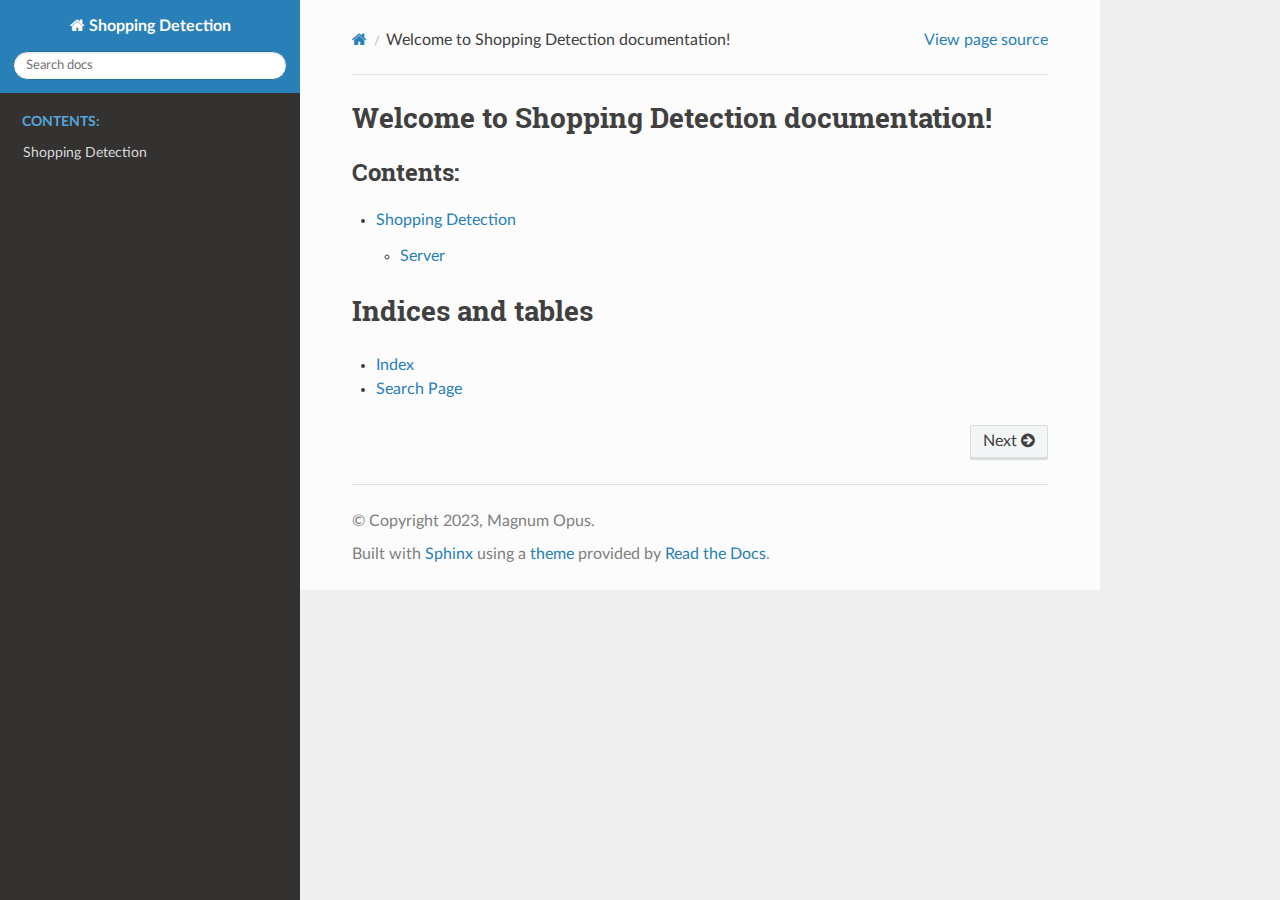
<file: docs/_build/html/index.html>
<!DOCTYPE html>
<html class="writer-html5" lang="en" >
<head>
  <meta charset="utf-8" /><meta name="generator" content="Docutils 0.18.1: http://docutils.sourceforge.net/" />

  <meta name="viewport" content="width=device-width, initial-scale=1.0" />
  <title>Welcome to Shopping Detection documentation! &mdash; Shopping Detection 0.14 documentation</title>
      <link rel="stylesheet" href="_static/pygments.css" type="text/css" />
      <link rel="stylesheet" href="_static/css/theme.css" type="text/css" />
  <!--[if lt IE 9]>
    <script src="_static/js/html5shiv.min.js"></script>
  <![endif]-->
  
        <script src="_static/jquery.js?v=5d32c60e"></script>
        <script src="_static/_sphinx_javascript_frameworks_compat.js?v=2cd50e6c"></script>
        <script src="_static/documentation_options.js?v=506589e9"></script>
        <script src="_static/doctools.js?v=888ff710"></script>
        <script src="_static/sphinx_highlight.js?v=dc90522c"></script>
    <script src="_static/js/theme.js"></script>
    <link rel="index" title="Index" href="genindex.html" />
    <link rel="search" title="Search" href="search.html" />
    <link rel="next" title="Shopping Detection" href="modules.html" /> 
</head>

<body class="wy-body-for-nav"> 
  <div class="wy-grid-for-nav">
    <nav data-toggle="wy-nav-shift" class="wy-nav-side">
      <div class="wy-side-scroll">
        <div class="wy-side-nav-search" >

          
          
          <a href="#" class="icon icon-home">
            Shopping Detection
          </a>
<div role="search">
  <form id="rtd-search-form" class="wy-form" action="search.html" method="get">
    <input type="text" name="q" placeholder="Search docs" aria-label="Search docs" />
    <input type="hidden" name="check_keywords" value="yes" />
    <input type="hidden" name="area" value="default" />
  </form>
</div>
        </div><div class="wy-menu wy-menu-vertical" data-spy="affix" role="navigation" aria-label="Navigation menu">
              <p class="caption" role="heading"><span class="caption-text">Contents:</span></p>
<ul>
<li class="toctree-l1"><a class="reference internal" href="modules.html">Shopping Detection</a></li>
</ul>

        </div>
      </div>
    </nav>

    <section data-toggle="wy-nav-shift" class="wy-nav-content-wrap"><nav class="wy-nav-top" aria-label="Mobile navigation menu" >
          <i data-toggle="wy-nav-top" class="fa fa-bars"></i>
          <a href="#">Shopping Detection</a>
      </nav>

      <div class="wy-nav-content">
        <div class="rst-content">
          <div role="navigation" aria-label="Page navigation">
  <ul class="wy-breadcrumbs">
      <li><a href="#" class="icon icon-home" aria-label="Home"></a></li>
      <li class="breadcrumb-item active">Welcome to Shopping Detection documentation!</li>
      <li class="wy-breadcrumbs-aside">
            <a href="_sources/index.rst.txt" rel="nofollow"> View page source</a>
      </li>
  </ul>
  <hr/>
</div>
          <div role="main" class="document" itemscope="itemscope" itemtype="http://schema.org/Article">
           <div itemprop="articleBody">
             
  <section id="welcome-to-shopping-detection-documentation">
<h1>Welcome to Shopping Detection documentation!<a class="headerlink" href="#welcome-to-shopping-detection-documentation" title="Link to this heading"></a></h1>
<div class="toctree-wrapper compound">
<p class="caption" role="heading"><span class="caption-text">Contents:</span></p>
<ul>
<li class="toctree-l1"><a class="reference internal" href="modules.html">Shopping Detection</a><ul>
<li class="toctree-l2"><a class="reference internal" href="main.html">Server</a></li>
</ul>
</li>
</ul>
</div>
</section>
<section id="indices-and-tables">
<h1>Indices and tables<a class="headerlink" href="#indices-and-tables" title="Link to this heading"></a></h1>
<ul class="simple">
<li><p><a class="reference internal" href="genindex.html"><span class="std std-ref">Index</span></a></p></li>
<li><p><a class="reference internal" href="search.html"><span class="std std-ref">Search Page</span></a></p></li>
</ul>
</section>


           </div>
          </div>
          <footer><div class="rst-footer-buttons" role="navigation" aria-label="Footer">
        <a href="modules.html" class="btn btn-neutral float-right" title="Shopping Detection" accesskey="n" rel="next">Next <span class="fa fa-arrow-circle-right" aria-hidden="true"></span></a>
    </div>

  <hr/>

  <div role="contentinfo">
    <p>&#169; Copyright 2023, Magnum Opus.</p>
  </div>

  Built with <a href="https://www.sphinx-doc.org/">Sphinx</a> using a
    <a href="https://github.com/readthedocs/sphinx_rtd_theme">theme</a>
    provided by <a href="https://readthedocs.org">Read the Docs</a>.
   

</footer>
        </div>
      </div>
    </section>
  </div>
  <script>
      jQuery(function () {
          SphinxRtdTheme.Navigation.enable(true);
      });
  </script> 

</body>
</html>
</file>
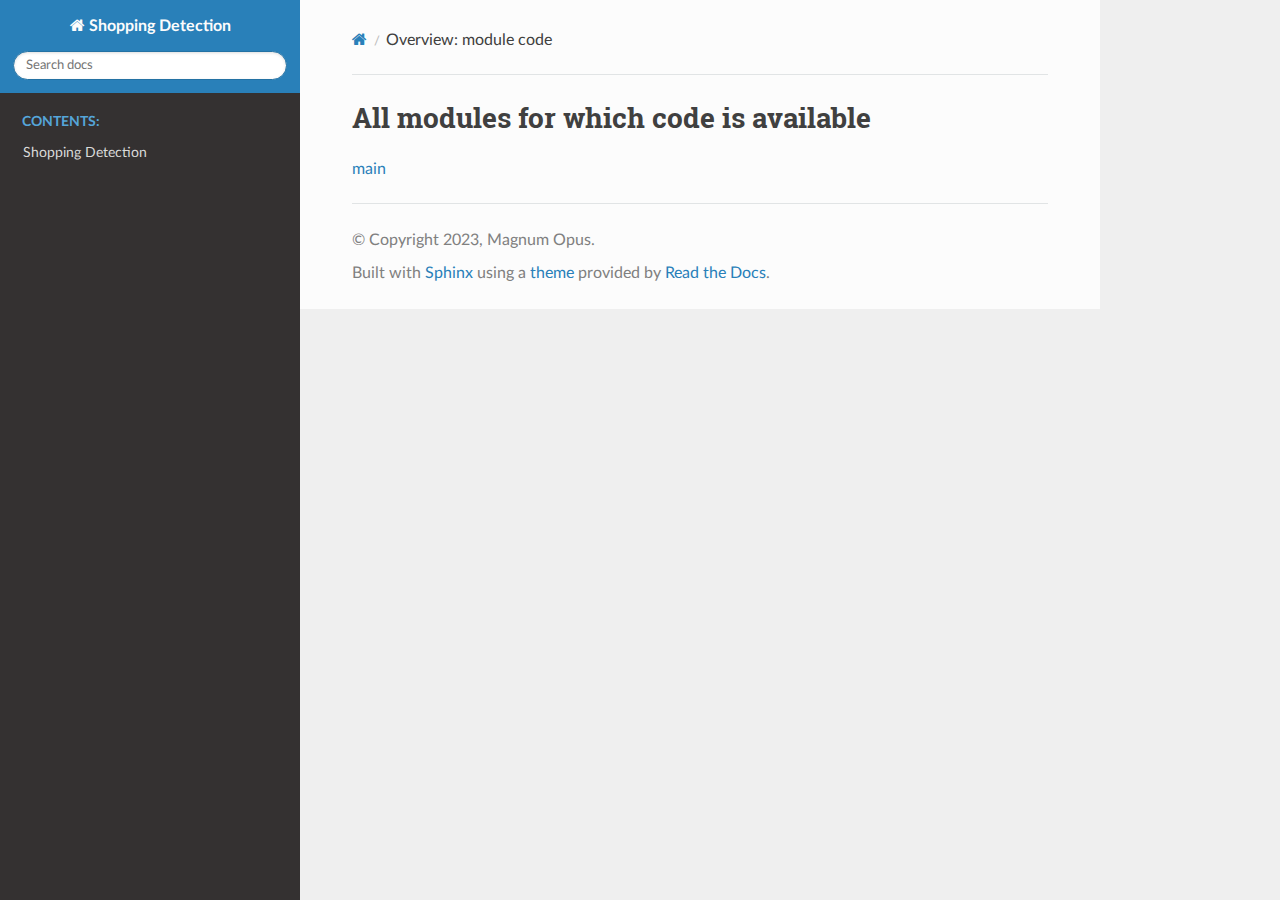
<file: docs/_build/html/_modules/index.html>
<!DOCTYPE html>
<html class="writer-html5" lang="en" >
<head>
  <meta charset="utf-8" />
  <meta name="viewport" content="width=device-width, initial-scale=1.0" />
  <title>Overview: module code &mdash; Shopping Detection 0.14 documentation</title>
      <link rel="stylesheet" href="../_static/pygments.css" type="text/css" />
      <link rel="stylesheet" href="../_static/css/theme.css" type="text/css" />
  <!--[if lt IE 9]>
    <script src="../_static/js/html5shiv.min.js"></script>
  <![endif]-->
  
        <script src="../_static/jquery.js?v=5d32c60e"></script>
        <script src="../_static/_sphinx_javascript_frameworks_compat.js?v=2cd50e6c"></script>
        <script src="../_static/documentation_options.js?v=506589e9"></script>
        <script src="../_static/doctools.js?v=888ff710"></script>
        <script src="../_static/sphinx_highlight.js?v=dc90522c"></script>
    <script src="../_static/js/theme.js"></script>
    <link rel="index" title="Index" href="../genindex.html" />
    <link rel="search" title="Search" href="../search.html" /> 
</head>

<body class="wy-body-for-nav"> 
  <div class="wy-grid-for-nav">
    <nav data-toggle="wy-nav-shift" class="wy-nav-side">
      <div class="wy-side-scroll">
        <div class="wy-side-nav-search" >

          
          
          <a href="../index.html" class="icon icon-home">
            Shopping Detection
          </a>
<div role="search">
  <form id="rtd-search-form" class="wy-form" action="../search.html" method="get">
    <input type="text" name="q" placeholder="Search docs" aria-label="Search docs" />
    <input type="hidden" name="check_keywords" value="yes" />
    <input type="hidden" name="area" value="default" />
  </form>
</div>
        </div><div class="wy-menu wy-menu-vertical" data-spy="affix" role="navigation" aria-label="Navigation menu">
              <p class="caption" role="heading"><span class="caption-text">Contents:</span></p>
<ul>
<li class="toctree-l1"><a class="reference internal" href="../modules.html">Shopping Detection</a></li>
</ul>

        </div>
      </div>
    </nav>

    <section data-toggle="wy-nav-shift" class="wy-nav-content-wrap"><nav class="wy-nav-top" aria-label="Mobile navigation menu" >
          <i data-toggle="wy-nav-top" class="fa fa-bars"></i>
          <a href="../index.html">Shopping Detection</a>
      </nav>

      <div class="wy-nav-content">
        <div class="rst-content">
          <div role="navigation" aria-label="Page navigation">
  <ul class="wy-breadcrumbs">
      <li><a href="../index.html" class="icon icon-home" aria-label="Home"></a></li>
      <li class="breadcrumb-item active">Overview: module code</li>
      <li class="wy-breadcrumbs-aside">
      </li>
  </ul>
  <hr/>
</div>
          <div role="main" class="document" itemscope="itemscope" itemtype="http://schema.org/Article">
           <div itemprop="articleBody">
             
  <h1>All modules for which code is available</h1>
<ul><li><a href="main.html">main</a></li>
</ul>

           </div>
          </div>
          <footer>

  <hr/>

  <div role="contentinfo">
    <p>&#169; Copyright 2023, Magnum Opus.</p>
  </div>

  Built with <a href="https://www.sphinx-doc.org/">Sphinx</a> using a
    <a href="https://github.com/readthedocs/sphinx_rtd_theme">theme</a>
    provided by <a href="https://readthedocs.org">Read the Docs</a>.
   

</footer>
        </div>
      </div>
    </section>
  </div>
  <script>
      jQuery(function () {
          SphinxRtdTheme.Navigation.enable(true);
      });
  </script> 

</body>
</html>
</file>
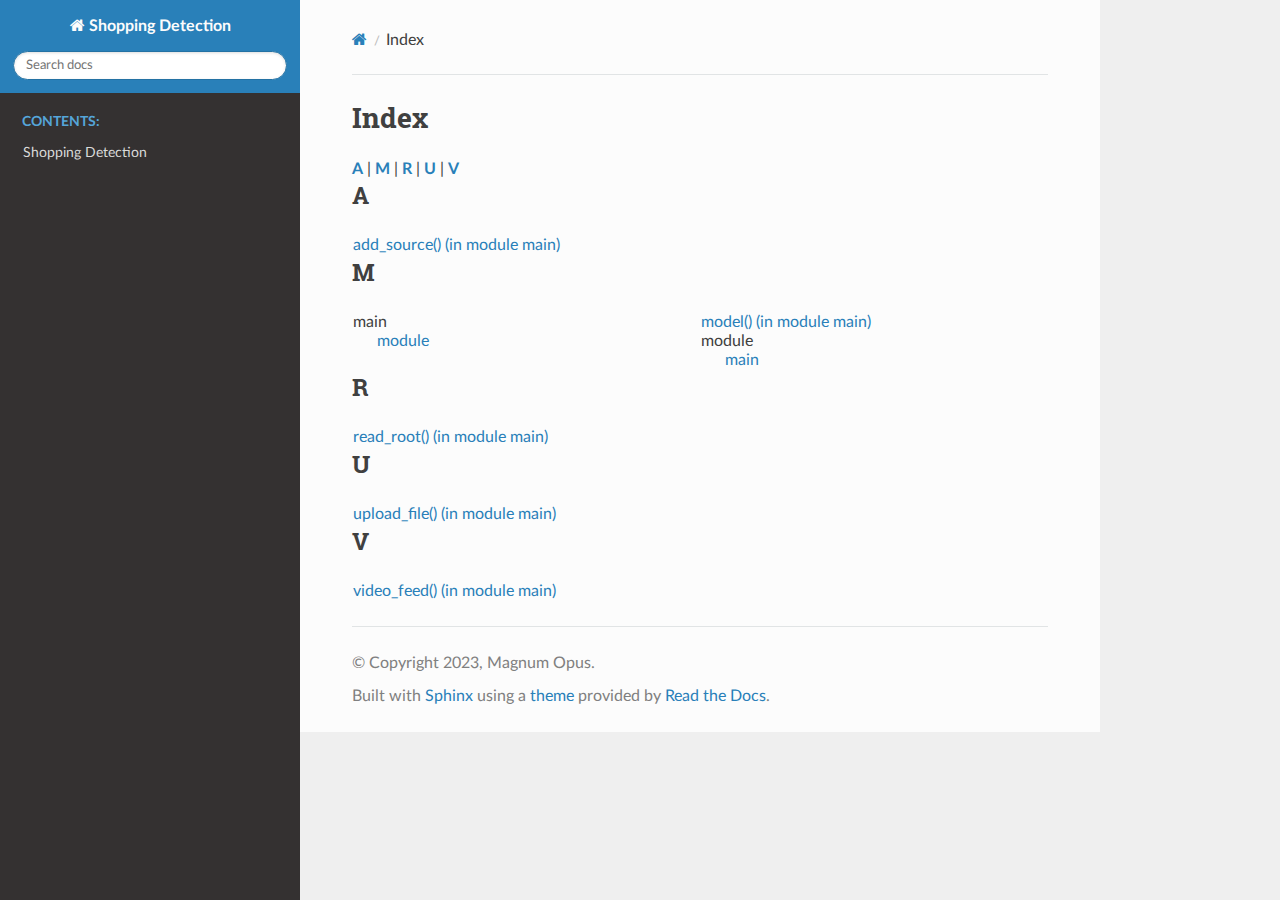
<file: docs/_build/html/genindex.html>
<!DOCTYPE html>
<html class="writer-html5" lang="en" >
<head>
  <meta charset="utf-8" />
  <meta name="viewport" content="width=device-width, initial-scale=1.0" />
  <title>Index &mdash; Shopping Detection 0.14 documentation</title>
      <link rel="stylesheet" href="_static/pygments.css" type="text/css" />
      <link rel="stylesheet" href="_static/css/theme.css" type="text/css" />
  <!--[if lt IE 9]>
    <script src="_static/js/html5shiv.min.js"></script>
  <![endif]-->
  
        <script src="_static/jquery.js?v=5d32c60e"></script>
        <script src="_static/_sphinx_javascript_frameworks_compat.js?v=2cd50e6c"></script>
        <script src="_static/documentation_options.js?v=506589e9"></script>
        <script src="_static/doctools.js?v=888ff710"></script>
        <script src="_static/sphinx_highlight.js?v=dc90522c"></script>
    <script src="_static/js/theme.js"></script>
    <link rel="index" title="Index" href="#" />
    <link rel="search" title="Search" href="search.html" /> 
</head>

<body class="wy-body-for-nav"> 
  <div class="wy-grid-for-nav">
    <nav data-toggle="wy-nav-shift" class="wy-nav-side">
      <div class="wy-side-scroll">
        <div class="wy-side-nav-search" >

          
          
          <a href="index.html" class="icon icon-home">
            Shopping Detection
          </a>
<div role="search">
  <form id="rtd-search-form" class="wy-form" action="search.html" method="get">
    <input type="text" name="q" placeholder="Search docs" aria-label="Search docs" />
    <input type="hidden" name="check_keywords" value="yes" />
    <input type="hidden" name="area" value="default" />
  </form>
</div>
        </div><div class="wy-menu wy-menu-vertical" data-spy="affix" role="navigation" aria-label="Navigation menu">
              <p class="caption" role="heading"><span class="caption-text">Contents:</span></p>
<ul>
<li class="toctree-l1"><a class="reference internal" href="modules.html">Shopping Detection</a></li>
</ul>

        </div>
      </div>
    </nav>

    <section data-toggle="wy-nav-shift" class="wy-nav-content-wrap"><nav class="wy-nav-top" aria-label="Mobile navigation menu" >
          <i data-toggle="wy-nav-top" class="fa fa-bars"></i>
          <a href="index.html">Shopping Detection</a>
      </nav>

      <div class="wy-nav-content">
        <div class="rst-content">
          <div role="navigation" aria-label="Page navigation">
  <ul class="wy-breadcrumbs">
      <li><a href="index.html" class="icon icon-home" aria-label="Home"></a></li>
      <li class="breadcrumb-item active">Index</li>
      <li class="wy-breadcrumbs-aside">
      </li>
  </ul>
  <hr/>
</div>
          <div role="main" class="document" itemscope="itemscope" itemtype="http://schema.org/Article">
           <div itemprop="articleBody">
             

<h1 id="index">Index</h1>

<div class="genindex-jumpbox">
 <a href="#A"><strong>A</strong></a>
 | <a href="#M"><strong>M</strong></a>
 | <a href="#R"><strong>R</strong></a>
 | <a href="#U"><strong>U</strong></a>
 | <a href="#V"><strong>V</strong></a>
 
</div>
<h2 id="A">A</h2>
<table style="width: 100%" class="indextable genindextable"><tr>
  <td style="width: 33%; vertical-align: top;"><ul>
      <li><a href="main.html#main.add_source">add_source() (in module main)</a>
</li>
  </ul></td>
</tr></table>

<h2 id="M">M</h2>
<table style="width: 100%" class="indextable genindextable"><tr>
  <td style="width: 33%; vertical-align: top;"><ul>
      <li>
    main

      <ul>
        <li><a href="main.html#module-main">module</a>
</li>
      </ul></li>
  </ul></td>
  <td style="width: 33%; vertical-align: top;"><ul>
      <li><a href="main.html#main.model">model() (in module main)</a>
</li>
      <li>
    module

      <ul>
        <li><a href="main.html#module-main">main</a>
</li>
      </ul></li>
  </ul></td>
</tr></table>

<h2 id="R">R</h2>
<table style="width: 100%" class="indextable genindextable"><tr>
  <td style="width: 33%; vertical-align: top;"><ul>
      <li><a href="main.html#main.read_root">read_root() (in module main)</a>
</li>
  </ul></td>
</tr></table>

<h2 id="U">U</h2>
<table style="width: 100%" class="indextable genindextable"><tr>
  <td style="width: 33%; vertical-align: top;"><ul>
      <li><a href="main.html#main.upload_file">upload_file() (in module main)</a>
</li>
  </ul></td>
</tr></table>

<h2 id="V">V</h2>
<table style="width: 100%" class="indextable genindextable"><tr>
  <td style="width: 33%; vertical-align: top;"><ul>
      <li><a href="main.html#main.video_feed">video_feed() (in module main)</a>
</li>
  </ul></td>
</tr></table>



           </div>
          </div>
          <footer>

  <hr/>

  <div role="contentinfo">
    <p>&#169; Copyright 2023, Magnum Opus.</p>
  </div>

  Built with <a href="https://www.sphinx-doc.org/">Sphinx</a> using a
    <a href="https://github.com/readthedocs/sphinx_rtd_theme">theme</a>
    provided by <a href="https://readthedocs.org">Read the Docs</a>.
   

</footer>
        </div>
      </div>
    </section>
  </div>
  <script>
      jQuery(function () {
          SphinxRtdTheme.Navigation.enable(true);
      });
  </script> 

</body>
</html>
</file>
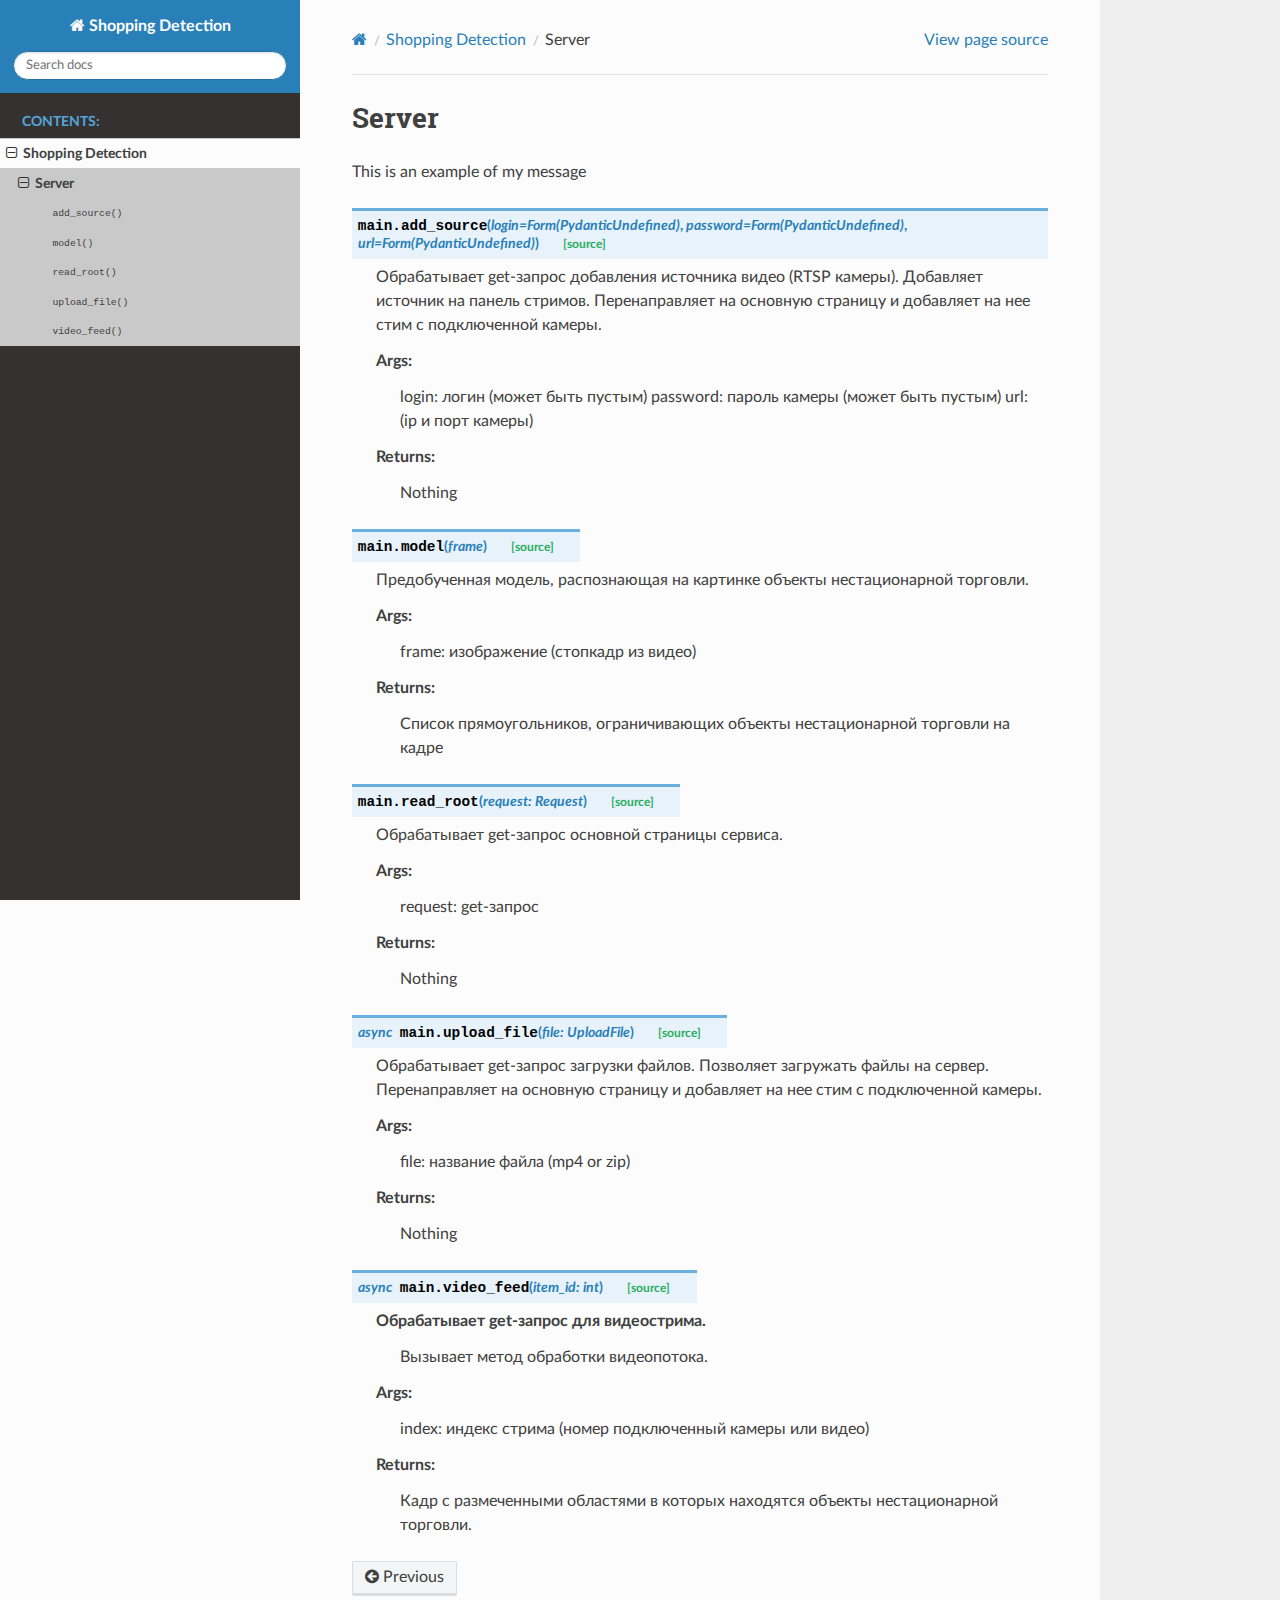
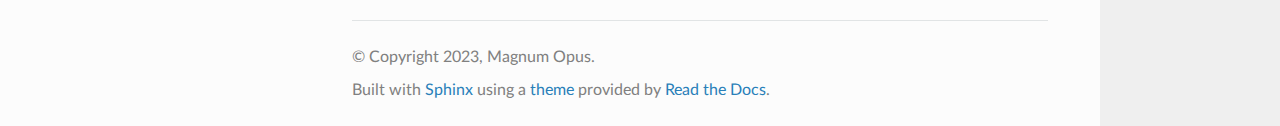
<file: docs/_build/html/main.html>
<!DOCTYPE html>
<html class="writer-html5" lang="en" >
<head>
  <meta charset="utf-8" /><meta name="generator" content="Docutils 0.18.1: http://docutils.sourceforge.net/" />

  <meta name="viewport" content="width=device-width, initial-scale=1.0" />
  <title>Server &mdash; Shopping Detection 0.14 documentation</title>
      <link rel="stylesheet" href="_static/pygments.css" type="text/css" />
      <link rel="stylesheet" href="_static/css/theme.css" type="text/css" />
  <!--[if lt IE 9]>
    <script src="_static/js/html5shiv.min.js"></script>
  <![endif]-->
  
        <script src="_static/jquery.js?v=5d32c60e"></script>
        <script src="_static/_sphinx_javascript_frameworks_compat.js?v=2cd50e6c"></script>
        <script src="_static/documentation_options.js?v=506589e9"></script>
        <script src="_static/doctools.js?v=888ff710"></script>
        <script src="_static/sphinx_highlight.js?v=dc90522c"></script>
    <script src="_static/js/theme.js"></script>
    <link rel="index" title="Index" href="genindex.html" />
    <link rel="search" title="Search" href="search.html" />
    <link rel="prev" title="Shopping Detection" href="modules.html" /> 
</head>

<body class="wy-body-for-nav"> 
  <div class="wy-grid-for-nav">
    <nav data-toggle="wy-nav-shift" class="wy-nav-side">
      <div class="wy-side-scroll">
        <div class="wy-side-nav-search" >

          
          
          <a href="index.html" class="icon icon-home">
            Shopping Detection
          </a>
<div role="search">
  <form id="rtd-search-form" class="wy-form" action="search.html" method="get">
    <input type="text" name="q" placeholder="Search docs" aria-label="Search docs" />
    <input type="hidden" name="check_keywords" value="yes" />
    <input type="hidden" name="area" value="default" />
  </form>
</div>
        </div><div class="wy-menu wy-menu-vertical" data-spy="affix" role="navigation" aria-label="Navigation menu">
              <p class="caption" role="heading"><span class="caption-text">Contents:</span></p>
<ul class="current">
<li class="toctree-l1 current"><a class="reference internal" href="modules.html">Shopping Detection</a><ul class="current">
<li class="toctree-l2 current"><a class="current reference internal" href="#">Server</a><ul>
<li class="toctree-l3"><a class="reference internal" href="#main.add_source"><code class="docutils literal notranslate"><span class="pre">add_source()</span></code></a></li>
<li class="toctree-l3"><a class="reference internal" href="#main.model"><code class="docutils literal notranslate"><span class="pre">model()</span></code></a></li>
<li class="toctree-l3"><a class="reference internal" href="#main.read_root"><code class="docutils literal notranslate"><span class="pre">read_root()</span></code></a></li>
<li class="toctree-l3"><a class="reference internal" href="#main.upload_file"><code class="docutils literal notranslate"><span class="pre">upload_file()</span></code></a></li>
<li class="toctree-l3"><a class="reference internal" href="#main.video_feed"><code class="docutils literal notranslate"><span class="pre">video_feed()</span></code></a></li>
</ul>
</li>
</ul>
</li>
</ul>

        </div>
      </div>
    </nav>

    <section data-toggle="wy-nav-shift" class="wy-nav-content-wrap"><nav class="wy-nav-top" aria-label="Mobile navigation menu" >
          <i data-toggle="wy-nav-top" class="fa fa-bars"></i>
          <a href="index.html">Shopping Detection</a>
      </nav>

      <div class="wy-nav-content">
        <div class="rst-content">
          <div role="navigation" aria-label="Page navigation">
  <ul class="wy-breadcrumbs">
      <li><a href="index.html" class="icon icon-home" aria-label="Home"></a></li>
          <li class="breadcrumb-item"><a href="modules.html">Shopping Detection</a></li>
      <li class="breadcrumb-item active">Server</li>
      <li class="wy-breadcrumbs-aside">
            <a href="_sources/main.rst.txt" rel="nofollow"> View page source</a>
      </li>
  </ul>
  <hr/>
</div>
          <div role="main" class="document" itemscope="itemscope" itemtype="http://schema.org/Article">
           <div itemprop="articleBody">
             
  <section id="module-main">
<span id="server"></span><h1>Server<a class="headerlink" href="#module-main" title="Link to this heading"></a></h1>
<p>This is an example of my message</p>
<dl class="py function">
<dt class="sig sig-object py" id="main.add_source">
<span class="sig-prename descclassname"><span class="pre">main.</span></span><span class="sig-name descname"><span class="pre">add_source</span></span><span class="sig-paren">(</span><em class="sig-param"><span class="n"><span class="pre">login</span></span><span class="o"><span class="pre">=</span></span><span class="default_value"><span class="pre">Form(PydanticUndefined)</span></span></em>, <em class="sig-param"><span class="n"><span class="pre">password</span></span><span class="o"><span class="pre">=</span></span><span class="default_value"><span class="pre">Form(PydanticUndefined)</span></span></em>, <em class="sig-param"><span class="n"><span class="pre">url</span></span><span class="o"><span class="pre">=</span></span><span class="default_value"><span class="pre">Form(PydanticUndefined)</span></span></em><span class="sig-paren">)</span><a class="reference internal" href="_modules/main.html#add_source"><span class="viewcode-link"><span class="pre">[source]</span></span></a><a class="headerlink" href="#main.add_source" title="Link to this definition"></a></dt>
<dd><p>Обрабатывает get-запрос добавления источника видео (RTSP камеры).
Добавляет источник на панель стримов.
Перенаправляет на основную страницу и добавляет на нее стим с подключенной камеры.</p>
<dl class="simple">
<dt>Args:</dt><dd><p>login: логин (может быть пустым)
password: пароль камеры (может быть пустым)
url: (ip и порт камеры)</p>
</dd>
<dt>Returns:</dt><dd><p>Nothing</p>
</dd>
</dl>
</dd></dl>

<dl class="py function">
<dt class="sig sig-object py" id="main.model">
<span class="sig-prename descclassname"><span class="pre">main.</span></span><span class="sig-name descname"><span class="pre">model</span></span><span class="sig-paren">(</span><em class="sig-param"><span class="n"><span class="pre">frame</span></span></em><span class="sig-paren">)</span><a class="reference internal" href="_modules/main.html#model"><span class="viewcode-link"><span class="pre">[source]</span></span></a><a class="headerlink" href="#main.model" title="Link to this definition"></a></dt>
<dd><p>Предобученная модель, распознающая на картинке объекты нестационарной торговли.</p>
<dl class="simple">
<dt>Args:</dt><dd><p>frame: изображение (стопкадр из видео)</p>
</dd>
<dt>Returns:</dt><dd><p>Список прямоугольников, ограничивающих объекты нестационарной торговли на кадре</p>
</dd>
</dl>
</dd></dl>

<dl class="py function">
<dt class="sig sig-object py" id="main.read_root">
<span class="sig-prename descclassname"><span class="pre">main.</span></span><span class="sig-name descname"><span class="pre">read_root</span></span><span class="sig-paren">(</span><em class="sig-param"><span class="n"><span class="pre">request</span></span><span class="p"><span class="pre">:</span></span><span class="w"> </span><span class="n"><span class="pre">Request</span></span></em><span class="sig-paren">)</span><a class="reference internal" href="_modules/main.html#read_root"><span class="viewcode-link"><span class="pre">[source]</span></span></a><a class="headerlink" href="#main.read_root" title="Link to this definition"></a></dt>
<dd><p>Обрабатывает get-запрос основной страницы сервиса.</p>
<dl class="simple">
<dt>Args:</dt><dd><p>request: get-запрос</p>
</dd>
<dt>Returns:</dt><dd><p>Nothing</p>
</dd>
</dl>
</dd></dl>

<dl class="py function">
<dt class="sig sig-object py" id="main.upload_file">
<em class="property"><span class="k"><span class="pre">async</span></span><span class="w"> </span></em><span class="sig-prename descclassname"><span class="pre">main.</span></span><span class="sig-name descname"><span class="pre">upload_file</span></span><span class="sig-paren">(</span><em class="sig-param"><span class="n"><span class="pre">file</span></span><span class="p"><span class="pre">:</span></span><span class="w"> </span><span class="n"><span class="pre">UploadFile</span></span></em><span class="sig-paren">)</span><a class="reference internal" href="_modules/main.html#upload_file"><span class="viewcode-link"><span class="pre">[source]</span></span></a><a class="headerlink" href="#main.upload_file" title="Link to this definition"></a></dt>
<dd><p>Обрабатывает get-запрос загрузки файлов.
Позволяет загружать файлы на сервер.
Перенаправляет на основную страницу и добавляет на нее стим с подключенной камеры.</p>
<dl class="simple">
<dt>Args:</dt><dd><p>file:  название файла (mp4 or zip)</p>
</dd>
<dt>Returns:</dt><dd><p>Nothing</p>
</dd>
</dl>
</dd></dl>

<dl class="py function">
<dt class="sig sig-object py" id="main.video_feed">
<em class="property"><span class="k"><span class="pre">async</span></span><span class="w"> </span></em><span class="sig-prename descclassname"><span class="pre">main.</span></span><span class="sig-name descname"><span class="pre">video_feed</span></span><span class="sig-paren">(</span><em class="sig-param"><span class="n"><span class="pre">item_id</span></span><span class="p"><span class="pre">:</span></span><span class="w"> </span><span class="n"><span class="pre">int</span></span></em><span class="sig-paren">)</span><a class="reference internal" href="_modules/main.html#video_feed"><span class="viewcode-link"><span class="pre">[source]</span></span></a><a class="headerlink" href="#main.video_feed" title="Link to this definition"></a></dt>
<dd><dl class="simple">
<dt>Обрабатывает get-запрос для видеострима.</dt><dd><p>Вызывает метод обработки видеопотока.</p>
</dd>
<dt>Args:</dt><dd><p>index: индекс стрима (номер подключенный камеры или видео)</p>
</dd>
<dt>Returns:</dt><dd><p>Кадр с размеченными областями в которых находятся объекты нестационарной торговли.</p>
</dd>
</dl>
</dd></dl>

</section>


           </div>
          </div>
          <footer><div class="rst-footer-buttons" role="navigation" aria-label="Footer">
        <a href="modules.html" class="btn btn-neutral float-left" title="Shopping Detection" accesskey="p" rel="prev"><span class="fa fa-arrow-circle-left" aria-hidden="true"></span> Previous</a>
    </div>

  <hr/>

  <div role="contentinfo">
    <p>&#169; Copyright 2023, Magnum Opus.</p>
  </div>

  Built with <a href="https://www.sphinx-doc.org/">Sphinx</a> using a
    <a href="https://github.com/readthedocs/sphinx_rtd_theme">theme</a>
    provided by <a href="https://readthedocs.org">Read the Docs</a>.
   

</footer>
        </div>
      </div>
    </section>
  </div>
  <script>
      jQuery(function () {
          SphinxRtdTheme.Navigation.enable(true);
      });
  </script> 

</body>
</html>
</file>
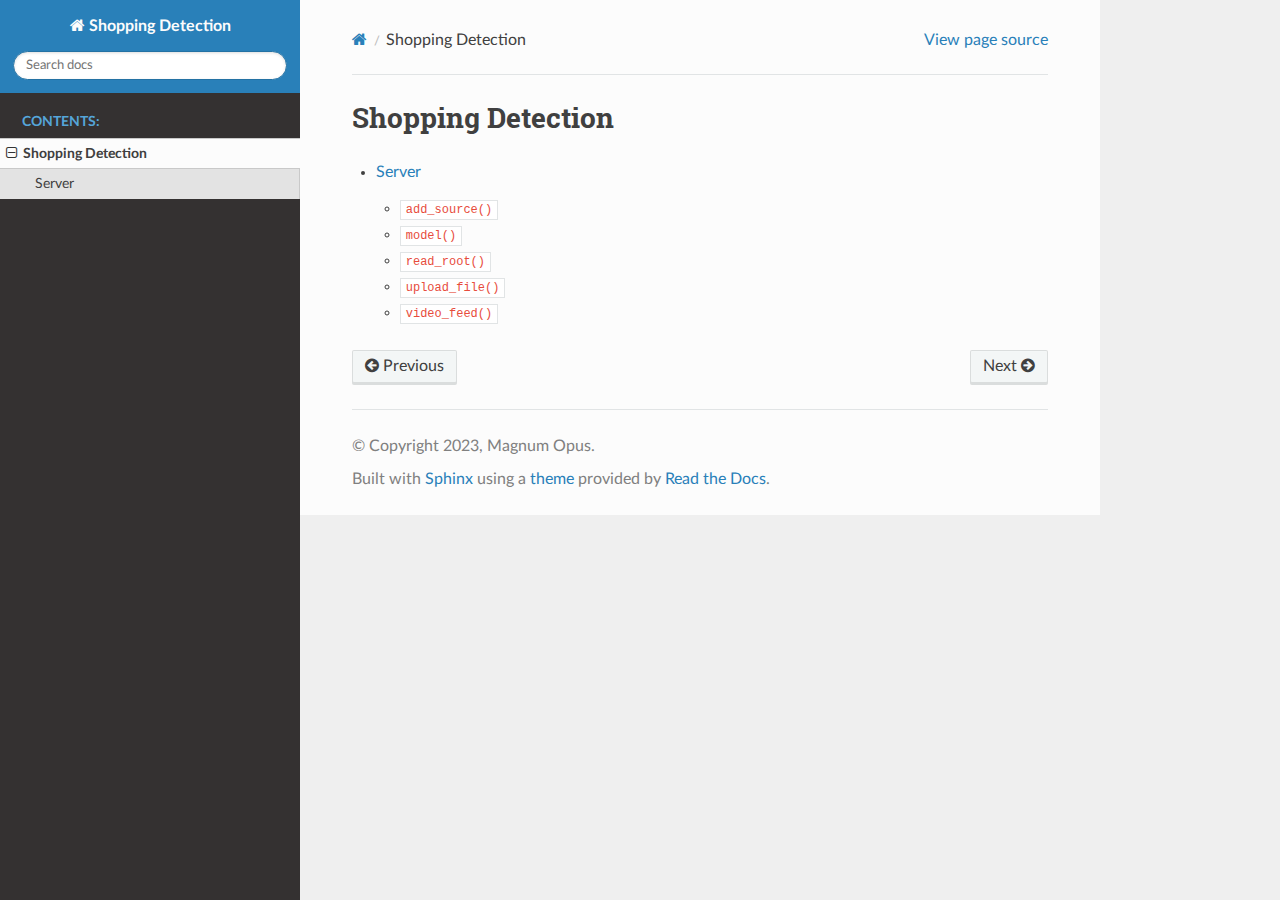
<file: docs/_build/html/modules.html>
<!DOCTYPE html>
<html class="writer-html5" lang="en" >
<head>
  <meta charset="utf-8" /><meta name="generator" content="Docutils 0.18.1: http://docutils.sourceforge.net/" />

  <meta name="viewport" content="width=device-width, initial-scale=1.0" />
  <title>Shopping Detection &mdash; Shopping Detection 0.14 documentation</title>
      <link rel="stylesheet" href="_static/pygments.css" type="text/css" />
      <link rel="stylesheet" href="_static/css/theme.css" type="text/css" />
  <!--[if lt IE 9]>
    <script src="_static/js/html5shiv.min.js"></script>
  <![endif]-->
  
        <script src="_static/jquery.js?v=5d32c60e"></script>
        <script src="_static/_sphinx_javascript_frameworks_compat.js?v=2cd50e6c"></script>
        <script src="_static/documentation_options.js?v=506589e9"></script>
        <script src="_static/doctools.js?v=888ff710"></script>
        <script src="_static/sphinx_highlight.js?v=dc90522c"></script>
    <script src="_static/js/theme.js"></script>
    <link rel="index" title="Index" href="genindex.html" />
    <link rel="search" title="Search" href="search.html" />
    <link rel="next" title="Server" href="main.html" />
    <link rel="prev" title="Welcome to Shopping Detection documentation!" href="index.html" /> 
</head>

<body class="wy-body-for-nav"> 
  <div class="wy-grid-for-nav">
    <nav data-toggle="wy-nav-shift" class="wy-nav-side">
      <div class="wy-side-scroll">
        <div class="wy-side-nav-search" >

          
          
          <a href="index.html" class="icon icon-home">
            Shopping Detection
          </a>
<div role="search">
  <form id="rtd-search-form" class="wy-form" action="search.html" method="get">
    <input type="text" name="q" placeholder="Search docs" aria-label="Search docs" />
    <input type="hidden" name="check_keywords" value="yes" />
    <input type="hidden" name="area" value="default" />
  </form>
</div>
        </div><div class="wy-menu wy-menu-vertical" data-spy="affix" role="navigation" aria-label="Navigation menu">
              <p class="caption" role="heading"><span class="caption-text">Contents:</span></p>
<ul class="current">
<li class="toctree-l1 current"><a class="current reference internal" href="#">Shopping Detection</a><ul>
<li class="toctree-l2"><a class="reference internal" href="main.html">Server</a></li>
</ul>
</li>
</ul>

        </div>
      </div>
    </nav>

    <section data-toggle="wy-nav-shift" class="wy-nav-content-wrap"><nav class="wy-nav-top" aria-label="Mobile navigation menu" >
          <i data-toggle="wy-nav-top" class="fa fa-bars"></i>
          <a href="index.html">Shopping Detection</a>
      </nav>

      <div class="wy-nav-content">
        <div class="rst-content">
          <div role="navigation" aria-label="Page navigation">
  <ul class="wy-breadcrumbs">
      <li><a href="index.html" class="icon icon-home" aria-label="Home"></a></li>
      <li class="breadcrumb-item active">Shopping Detection</li>
      <li class="wy-breadcrumbs-aside">
            <a href="_sources/modules.rst.txt" rel="nofollow"> View page source</a>
      </li>
  </ul>
  <hr/>
</div>
          <div role="main" class="document" itemscope="itemscope" itemtype="http://schema.org/Article">
           <div itemprop="articleBody">
             
  <section id="shopping-detection">
<h1>Shopping Detection<a class="headerlink" href="#shopping-detection" title="Link to this heading"></a></h1>
<div class="toctree-wrapper compound">
<ul>
<li class="toctree-l1"><a class="reference internal" href="main.html">Server</a><ul>
<li class="toctree-l2"><a class="reference internal" href="main.html#main.add_source"><code class="docutils literal notranslate"><span class="pre">add_source()</span></code></a></li>
<li class="toctree-l2"><a class="reference internal" href="main.html#main.model"><code class="docutils literal notranslate"><span class="pre">model()</span></code></a></li>
<li class="toctree-l2"><a class="reference internal" href="main.html#main.read_root"><code class="docutils literal notranslate"><span class="pre">read_root()</span></code></a></li>
<li class="toctree-l2"><a class="reference internal" href="main.html#main.upload_file"><code class="docutils literal notranslate"><span class="pre">upload_file()</span></code></a></li>
<li class="toctree-l2"><a class="reference internal" href="main.html#main.video_feed"><code class="docutils literal notranslate"><span class="pre">video_feed()</span></code></a></li>
</ul>
</li>
</ul>
</div>
</section>


           </div>
          </div>
          <footer><div class="rst-footer-buttons" role="navigation" aria-label="Footer">
        <a href="index.html" class="btn btn-neutral float-left" title="Welcome to Shopping Detection documentation!" accesskey="p" rel="prev"><span class="fa fa-arrow-circle-left" aria-hidden="true"></span> Previous</a>
        <a href="main.html" class="btn btn-neutral float-right" title="Server" accesskey="n" rel="next">Next <span class="fa fa-arrow-circle-right" aria-hidden="true"></span></a>
    </div>

  <hr/>

  <div role="contentinfo">
    <p>&#169; Copyright 2023, Magnum Opus.</p>
  </div>

  Built with <a href="https://www.sphinx-doc.org/">Sphinx</a> using a
    <a href="https://github.com/readthedocs/sphinx_rtd_theme">theme</a>
    provided by <a href="https://readthedocs.org">Read the Docs</a>.
   

</footer>
        </div>
      </div>
    </section>
  </div>
  <script>
      jQuery(function () {
          SphinxRtdTheme.Navigation.enable(true);
      });
  </script> 

</body>
</html>
</file>
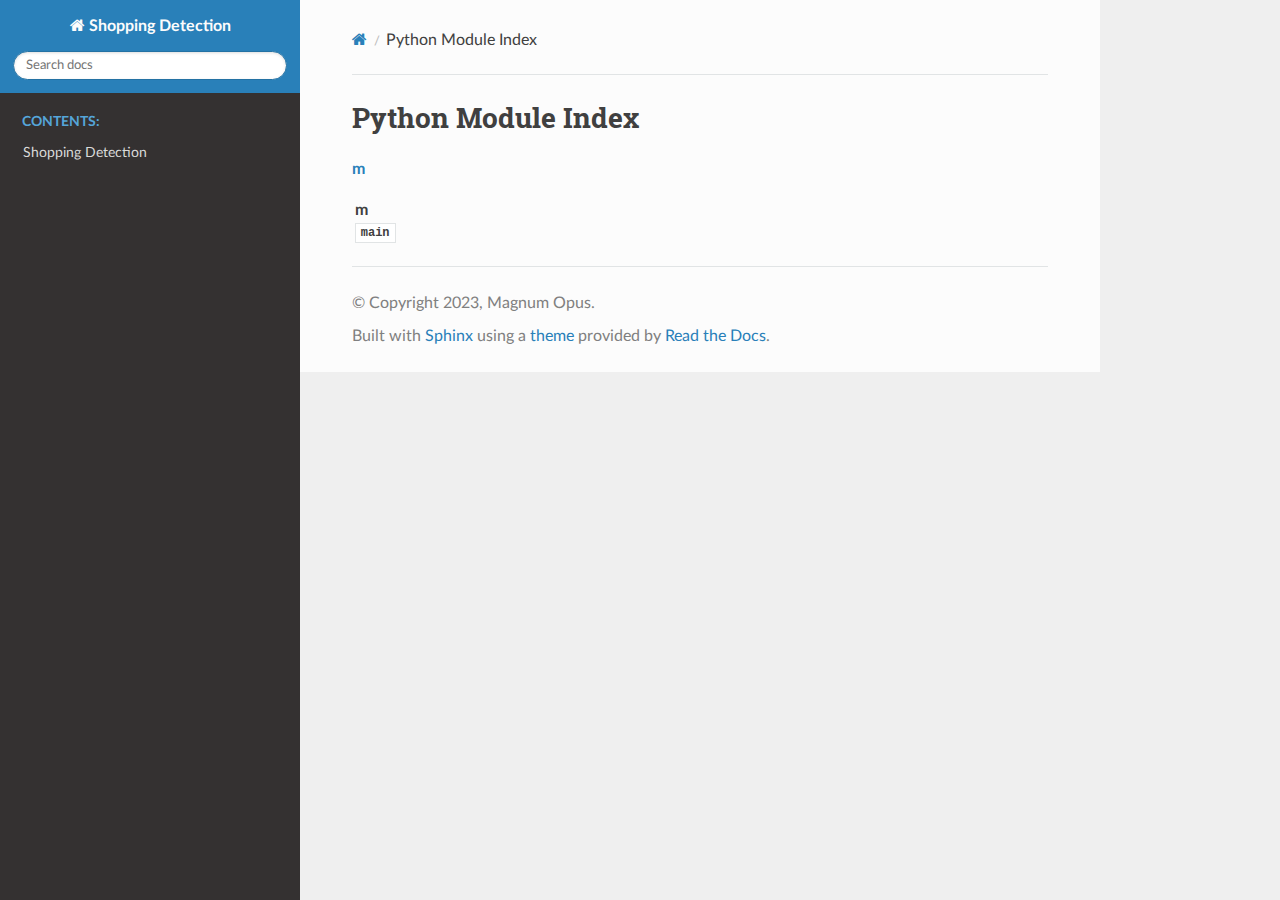
<file: docs/_build/html/py-modindex.html>
<!DOCTYPE html>
<html class="writer-html5" lang="en" >
<head>
  <meta charset="utf-8" />
  <meta name="viewport" content="width=device-width, initial-scale=1.0" />
  <title>Python Module Index &mdash; Shopping Detection 0.14 documentation</title>
      <link rel="stylesheet" href="_static/pygments.css" type="text/css" />
      <link rel="stylesheet" href="_static/css/theme.css" type="text/css" />
  <!--[if lt IE 9]>
    <script src="_static/js/html5shiv.min.js"></script>
  <![endif]-->
  
        <script src="_static/jquery.js?v=5d32c60e"></script>
        <script src="_static/_sphinx_javascript_frameworks_compat.js?v=2cd50e6c"></script>
        <script src="_static/documentation_options.js?v=506589e9"></script>
        <script src="_static/doctools.js?v=888ff710"></script>
        <script src="_static/sphinx_highlight.js?v=dc90522c"></script>
    <script src="_static/js/theme.js"></script>
    <link rel="index" title="Index" href="genindex.html" />
    <link rel="search" title="Search" href="search.html" />
 

    <script>
      DOCUMENTATION_OPTIONS.COLLAPSE_INDEX = true;
    </script>


</head>

<body class="wy-body-for-nav"> 
  <div class="wy-grid-for-nav">
    <nav data-toggle="wy-nav-shift" class="wy-nav-side">
      <div class="wy-side-scroll">
        <div class="wy-side-nav-search" >

          
          
          <a href="index.html" class="icon icon-home">
            Shopping Detection
          </a>
<div role="search">
  <form id="rtd-search-form" class="wy-form" action="search.html" method="get">
    <input type="text" name="q" placeholder="Search docs" aria-label="Search docs" />
    <input type="hidden" name="check_keywords" value="yes" />
    <input type="hidden" name="area" value="default" />
  </form>
</div>
        </div><div class="wy-menu wy-menu-vertical" data-spy="affix" role="navigation" aria-label="Navigation menu">
              <p class="caption" role="heading"><span class="caption-text">Contents:</span></p>
<ul>
<li class="toctree-l1"><a class="reference internal" href="modules.html">Shopping Detection</a></li>
</ul>

        </div>
      </div>
    </nav>

    <section data-toggle="wy-nav-shift" class="wy-nav-content-wrap"><nav class="wy-nav-top" aria-label="Mobile navigation menu" >
          <i data-toggle="wy-nav-top" class="fa fa-bars"></i>
          <a href="index.html">Shopping Detection</a>
      </nav>

      <div class="wy-nav-content">
        <div class="rst-content">
          <div role="navigation" aria-label="Page navigation">
  <ul class="wy-breadcrumbs">
      <li><a href="index.html" class="icon icon-home" aria-label="Home"></a></li>
      <li class="breadcrumb-item active">Python Module Index</li>
      <li class="wy-breadcrumbs-aside">
      </li>
  </ul>
  <hr/>
</div>
          <div role="main" class="document" itemscope="itemscope" itemtype="http://schema.org/Article">
           <div itemprop="articleBody">
             

   <h1>Python Module Index</h1>

   <div class="modindex-jumpbox">
   <a href="#cap-m"><strong>m</strong></a>
   </div>

   <table class="indextable modindextable">
     <tr class="pcap"><td></td><td>&#160;</td><td></td></tr>
     <tr class="cap" id="cap-m"><td></td><td>
       <strong>m</strong></td><td></td></tr>
     <tr>
       <td></td>
       <td>
       <a href="main.html#module-main"><code class="xref">main</code></a></td><td>
       <em></em></td></tr>
   </table>


           </div>
          </div>
          <footer>

  <hr/>

  <div role="contentinfo">
    <p>&#169; Copyright 2023, Magnum Opus.</p>
  </div>

  Built with <a href="https://www.sphinx-doc.org/">Sphinx</a> using a
    <a href="https://github.com/readthedocs/sphinx_rtd_theme">theme</a>
    provided by <a href="https://readthedocs.org">Read the Docs</a>.
   

</footer>
        </div>
      </div>
    </section>
  </div>
  <script>
      jQuery(function () {
          SphinxRtdTheme.Navigation.enable(true);
      });
  </script> 

</body>
</html>
</file>
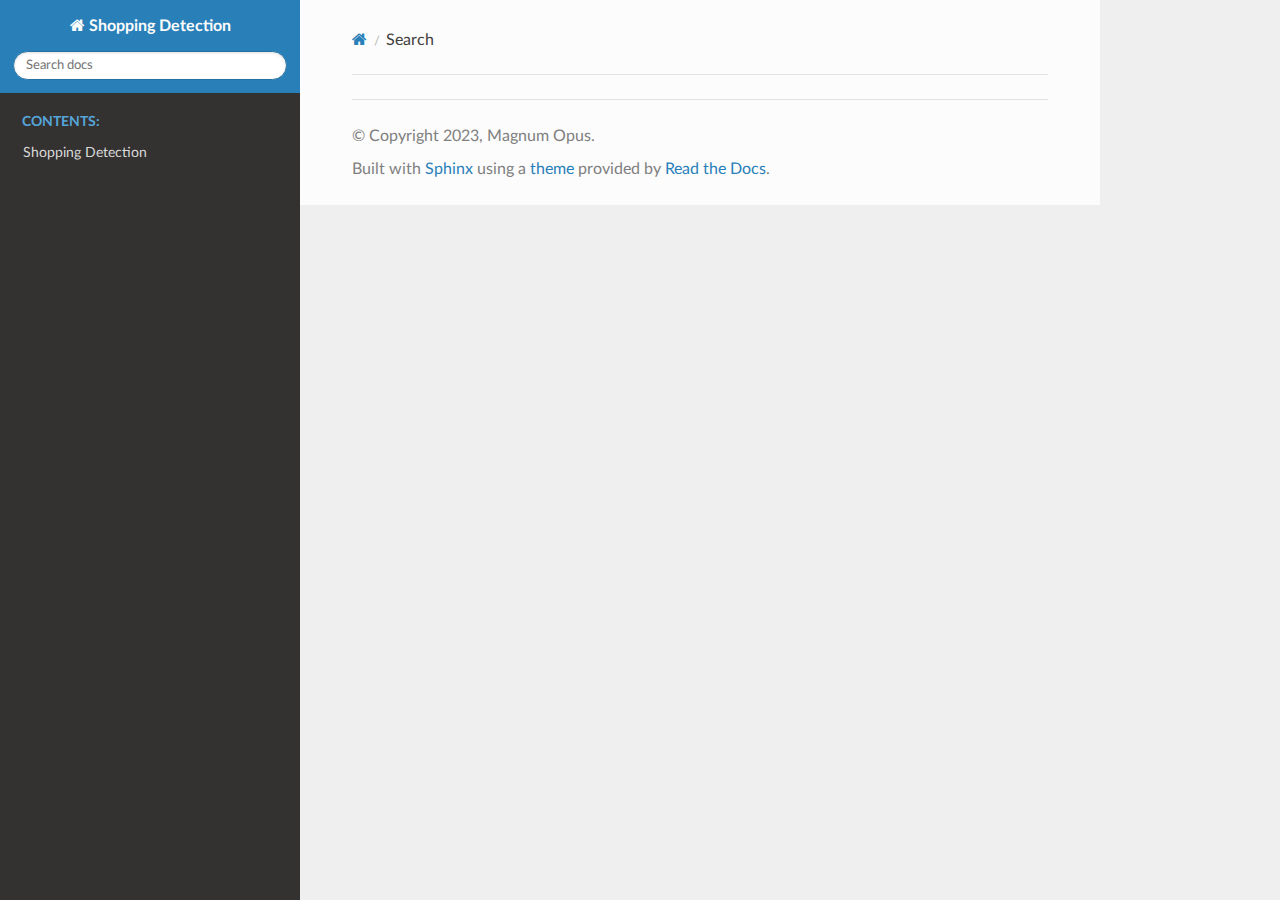
<file: docs/_build/html/search.html>
<!DOCTYPE html>
<html class="writer-html5" lang="en" >
<head>
  <meta charset="utf-8" />
  <meta name="viewport" content="width=device-width, initial-scale=1.0" />
  <title>Search &mdash; Shopping Detection 0.14 documentation</title>
      <link rel="stylesheet" href="_static/pygments.css" type="text/css" />
      <link rel="stylesheet" href="_static/css/theme.css" type="text/css" />
    
  <!--[if lt IE 9]>
    <script src="_static/js/html5shiv.min.js"></script>
  <![endif]-->
  
        <script src="_static/jquery.js?v=5d32c60e"></script>
        <script src="_static/_sphinx_javascript_frameworks_compat.js?v=2cd50e6c"></script>
        <script src="_static/documentation_options.js?v=506589e9"></script>
        <script src="_static/doctools.js?v=888ff710"></script>
        <script src="_static/sphinx_highlight.js?v=dc90522c"></script>
    <script src="_static/js/theme.js"></script>
    <script src="_static/searchtools.js"></script>
    <script src="_static/language_data.js"></script>
    <link rel="index" title="Index" href="genindex.html" />
    <link rel="search" title="Search" href="#" /> 
</head>

<body class="wy-body-for-nav"> 
  <div class="wy-grid-for-nav">
    <nav data-toggle="wy-nav-shift" class="wy-nav-side">
      <div class="wy-side-scroll">
        <div class="wy-side-nav-search" >

          
          
          <a href="index.html" class="icon icon-home">
            Shopping Detection
          </a>
<div role="search">
  <form id="rtd-search-form" class="wy-form" action="#" method="get">
    <input type="text" name="q" placeholder="Search docs" aria-label="Search docs" />
    <input type="hidden" name="check_keywords" value="yes" />
    <input type="hidden" name="area" value="default" />
  </form>
</div>
        </div><div class="wy-menu wy-menu-vertical" data-spy="affix" role="navigation" aria-label="Navigation menu">
              <p class="caption" role="heading"><span class="caption-text">Contents:</span></p>
<ul>
<li class="toctree-l1"><a class="reference internal" href="modules.html">Shopping Detection</a></li>
</ul>

        </div>
      </div>
    </nav>

    <section data-toggle="wy-nav-shift" class="wy-nav-content-wrap"><nav class="wy-nav-top" aria-label="Mobile navigation menu" >
          <i data-toggle="wy-nav-top" class="fa fa-bars"></i>
          <a href="index.html">Shopping Detection</a>
      </nav>

      <div class="wy-nav-content">
        <div class="rst-content">
          <div role="navigation" aria-label="Page navigation">
  <ul class="wy-breadcrumbs">
      <li><a href="index.html" class="icon icon-home" aria-label="Home"></a></li>
      <li class="breadcrumb-item active">Search</li>
      <li class="wy-breadcrumbs-aside">
      </li>
  </ul>
  <hr/>
</div>
          <div role="main" class="document" itemscope="itemscope" itemtype="http://schema.org/Article">
           <div itemprop="articleBody">
             
  <noscript>
  <div id="fallback" class="admonition warning">
    <p class="last">
      Please activate JavaScript to enable the search functionality.
    </p>
  </div>
  </noscript>

  
  <div id="search-results">
  
  </div>

           </div>
          </div>
          <footer>

  <hr/>

  <div role="contentinfo">
    <p>&#169; Copyright 2023, Magnum Opus.</p>
  </div>

  Built with <a href="https://www.sphinx-doc.org/">Sphinx</a> using a
    <a href="https://github.com/readthedocs/sphinx_rtd_theme">theme</a>
    provided by <a href="https://readthedocs.org">Read the Docs</a>.
   

</footer>
        </div>
      </div>
    </section>
  </div>
  <script>
      jQuery(function () {
          SphinxRtdTheme.Navigation.enable(true);
      });
  </script>
  <script>
    jQuery(function() { Search.loadIndex("searchindex.js"); });
  </script>
  
  <script id="searchindexloader"></script>
   


</body>
</html>
</file>
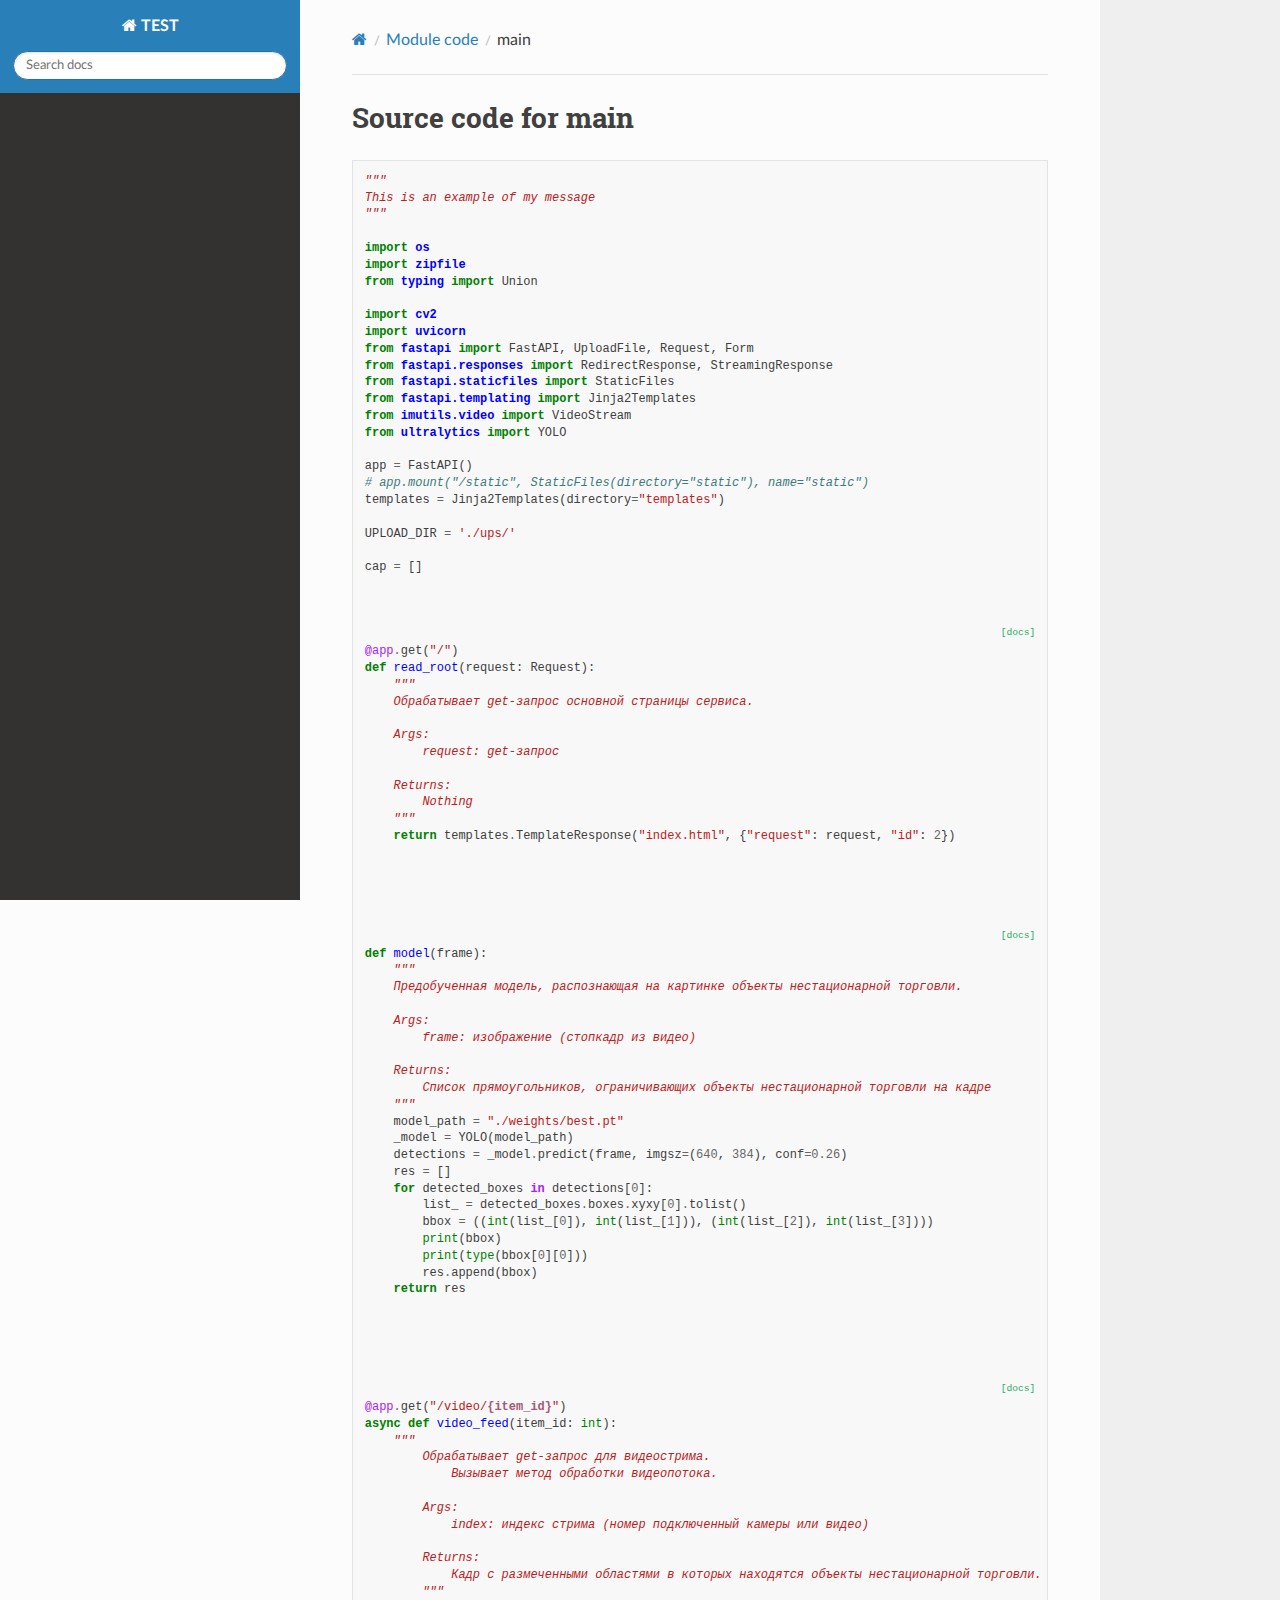
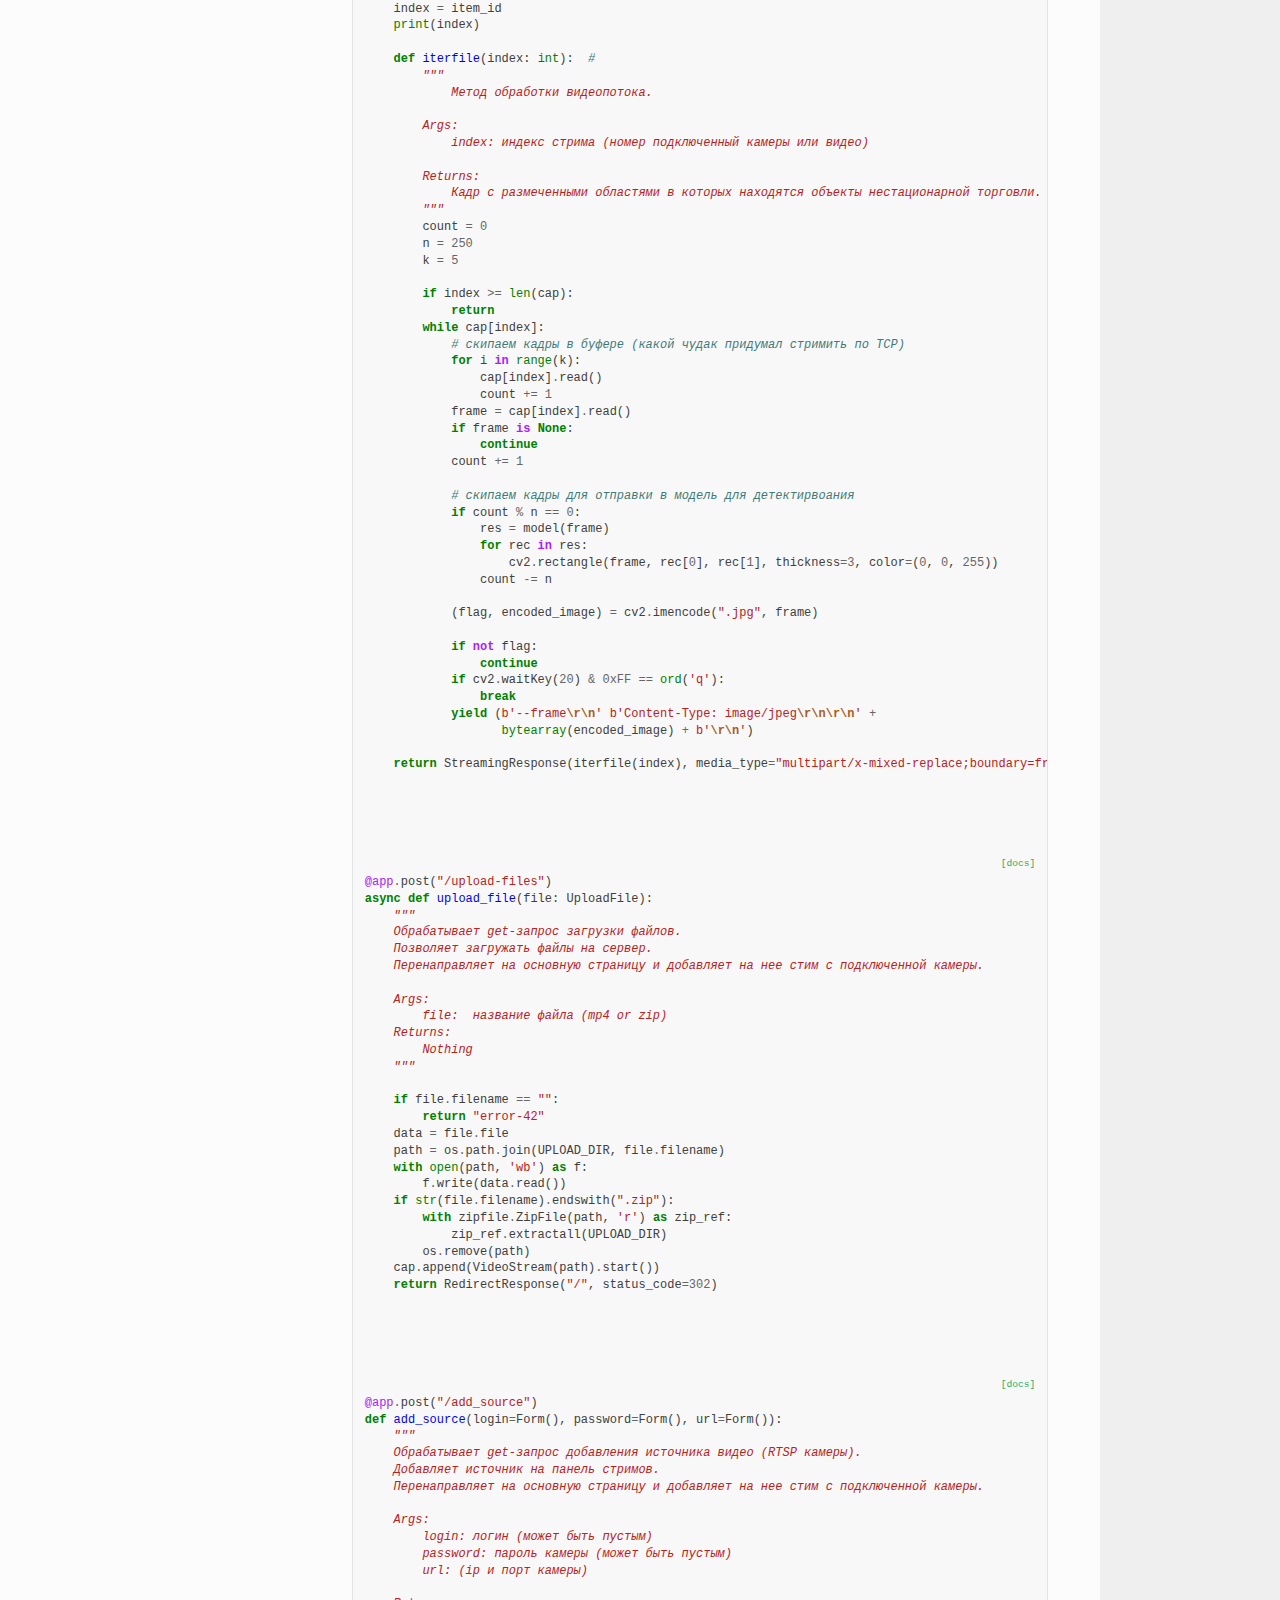
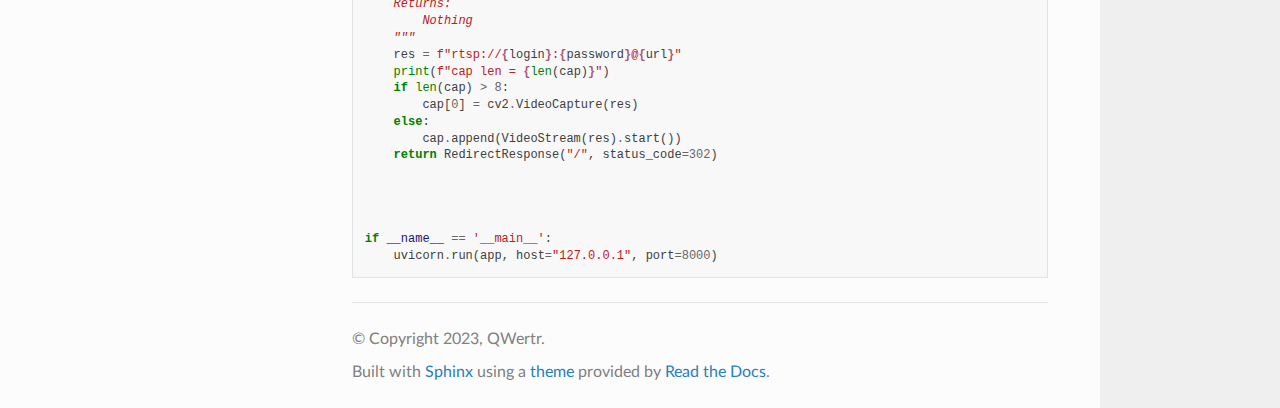
<file: docs/_build/html/_modules/main.html>
<!DOCTYPE html>
<html class="writer-html5" lang="en" >
<head>
  <meta charset="utf-8" />
  <meta name="viewport" content="width=device-width, initial-scale=1.0" />
  <title>main &mdash; TEST 1.1.1 documentation</title>
      <link rel="stylesheet" href="../_static/pygments.css" type="text/css" />
      <link rel="stylesheet" href="../_static/css/theme.css" type="text/css" />
  <!--[if lt IE 9]>
    <script src="../_static/js/html5shiv.min.js"></script>
  <![endif]-->
  
        <script src="../_static/jquery.js?v=5d32c60e"></script>
        <script src="../_static/_sphinx_javascript_frameworks_compat.js?v=2cd50e6c"></script>
        <script src="../_static/documentation_options.js?v=58fbf978"></script>
        <script src="../_static/doctools.js?v=888ff710"></script>
        <script src="../_static/sphinx_highlight.js?v=dc90522c"></script>
    <script src="../_static/js/theme.js"></script>
    <link rel="index" title="Index" href="../genindex.html" />
    <link rel="search" title="Search" href="../search.html" /> 
</head>

<body class="wy-body-for-nav"> 
  <div class="wy-grid-for-nav">
    <nav data-toggle="wy-nav-shift" class="wy-nav-side">
      <div class="wy-side-scroll">
        <div class="wy-side-nav-search" >

          
          
          <a href="../index.html" class="icon icon-home">
            TEST
          </a>
<div role="search">
  <form id="rtd-search-form" class="wy-form" action="../search.html" method="get">
    <input type="text" name="q" placeholder="Search docs" aria-label="Search docs" />
    <input type="hidden" name="check_keywords" value="yes" />
    <input type="hidden" name="area" value="default" />
  </form>
</div>
        </div><div class="wy-menu wy-menu-vertical" data-spy="affix" role="navigation" aria-label="Navigation menu">
              <!-- Local TOC -->
              <div class="local-toc"></div>
        </div>
      </div>
    </nav>

    <section data-toggle="wy-nav-shift" class="wy-nav-content-wrap"><nav class="wy-nav-top" aria-label="Mobile navigation menu" >
          <i data-toggle="wy-nav-top" class="fa fa-bars"></i>
          <a href="../index.html">TEST</a>
      </nav>

      <div class="wy-nav-content">
        <div class="rst-content">
          <div role="navigation" aria-label="Page navigation">
  <ul class="wy-breadcrumbs">
      <li><a href="../index.html" class="icon icon-home" aria-label="Home"></a></li>
          <li class="breadcrumb-item"><a href="index.html">Module code</a></li>
      <li class="breadcrumb-item active">main</li>
      <li class="wy-breadcrumbs-aside">
      </li>
  </ul>
  <hr/>
</div>
          <div role="main" class="document" itemscope="itemscope" itemtype="http://schema.org/Article">
           <div itemprop="articleBody">
             
  <h1>Source code for main</h1><div class="highlight"><pre>
<span></span><span class="sd">&quot;&quot;&quot;</span>
<span class="sd">This is an example of my message</span>
<span class="sd">&quot;&quot;&quot;</span>

<span class="kn">import</span> <span class="nn">os</span>
<span class="kn">import</span> <span class="nn">zipfile</span>
<span class="kn">from</span> <span class="nn">typing</span> <span class="kn">import</span> <span class="n">Union</span>

<span class="kn">import</span> <span class="nn">cv2</span>
<span class="kn">import</span> <span class="nn">uvicorn</span>
<span class="kn">from</span> <span class="nn">fastapi</span> <span class="kn">import</span> <span class="n">FastAPI</span><span class="p">,</span> <span class="n">UploadFile</span><span class="p">,</span> <span class="n">Request</span><span class="p">,</span> <span class="n">Form</span>
<span class="kn">from</span> <span class="nn">fastapi.responses</span> <span class="kn">import</span> <span class="n">RedirectResponse</span><span class="p">,</span> <span class="n">StreamingResponse</span>
<span class="kn">from</span> <span class="nn">fastapi.staticfiles</span> <span class="kn">import</span> <span class="n">StaticFiles</span>
<span class="kn">from</span> <span class="nn">fastapi.templating</span> <span class="kn">import</span> <span class="n">Jinja2Templates</span>
<span class="kn">from</span> <span class="nn">imutils.video</span> <span class="kn">import</span> <span class="n">VideoStream</span>
<span class="kn">from</span> <span class="nn">ultralytics</span> <span class="kn">import</span> <span class="n">YOLO</span>

<span class="n">app</span> <span class="o">=</span> <span class="n">FastAPI</span><span class="p">()</span>
<span class="c1"># app.mount(&quot;/static&quot;, StaticFiles(directory=&quot;static&quot;), name=&quot;static&quot;)</span>
<span class="n">templates</span> <span class="o">=</span> <span class="n">Jinja2Templates</span><span class="p">(</span><span class="n">directory</span><span class="o">=</span><span class="s2">&quot;templates&quot;</span><span class="p">)</span>

<span class="n">UPLOAD_DIR</span> <span class="o">=</span> <span class="s1">&#39;./ups/&#39;</span>

<span class="n">cap</span> <span class="o">=</span> <span class="p">[]</span>


<div class="viewcode-block" id="read_root">
<a class="viewcode-back" href="../main.html#main.read_root">[docs]</a>
<span class="nd">@app</span><span class="o">.</span><span class="n">get</span><span class="p">(</span><span class="s2">&quot;/&quot;</span><span class="p">)</span>
<span class="k">def</span> <span class="nf">read_root</span><span class="p">(</span><span class="n">request</span><span class="p">:</span> <span class="n">Request</span><span class="p">):</span>
<span class="w">    </span><span class="sd">&quot;&quot;&quot;</span>
<span class="sd">    Обрабатывает get-запрос основной страницы сервиса.</span>

<span class="sd">    Args:</span>
<span class="sd">        request: get-запрос</span>

<span class="sd">    Returns:</span>
<span class="sd">        Nothing</span>
<span class="sd">    &quot;&quot;&quot;</span>
    <span class="k">return</span> <span class="n">templates</span><span class="o">.</span><span class="n">TemplateResponse</span><span class="p">(</span><span class="s2">&quot;index.html&quot;</span><span class="p">,</span> <span class="p">{</span><span class="s2">&quot;request&quot;</span><span class="p">:</span> <span class="n">request</span><span class="p">,</span> <span class="s2">&quot;id&quot;</span><span class="p">:</span> <span class="mi">2</span><span class="p">})</span></div>



<div class="viewcode-block" id="model">
<a class="viewcode-back" href="../main.html#main.model">[docs]</a>
<span class="k">def</span> <span class="nf">model</span><span class="p">(</span><span class="n">frame</span><span class="p">):</span>
<span class="w">    </span><span class="sd">&quot;&quot;&quot;</span>
<span class="sd">    Предобученная модель, распознающая на картинке объекты нестационарной торговли.</span>

<span class="sd">    Args:</span>
<span class="sd">        frame: изображение (стопкадр из видео)</span>

<span class="sd">    Returns:</span>
<span class="sd">        Список прямоугольников, ограничивающих объекты нестационарной торговли на кадре</span>
<span class="sd">    &quot;&quot;&quot;</span>
    <span class="n">model_path</span> <span class="o">=</span> <span class="s2">&quot;./weights/best.pt&quot;</span>
    <span class="n">_model</span> <span class="o">=</span> <span class="n">YOLO</span><span class="p">(</span><span class="n">model_path</span><span class="p">)</span>
    <span class="n">detections</span> <span class="o">=</span> <span class="n">_model</span><span class="o">.</span><span class="n">predict</span><span class="p">(</span><span class="n">frame</span><span class="p">,</span> <span class="n">imgsz</span><span class="o">=</span><span class="p">(</span><span class="mi">640</span><span class="p">,</span> <span class="mi">384</span><span class="p">),</span> <span class="n">conf</span><span class="o">=</span><span class="mf">0.26</span><span class="p">)</span>
    <span class="n">res</span> <span class="o">=</span> <span class="p">[]</span>
    <span class="k">for</span> <span class="n">detected_boxes</span> <span class="ow">in</span> <span class="n">detections</span><span class="p">[</span><span class="mi">0</span><span class="p">]:</span>
        <span class="n">list_</span> <span class="o">=</span> <span class="n">detected_boxes</span><span class="o">.</span><span class="n">boxes</span><span class="o">.</span><span class="n">xyxy</span><span class="p">[</span><span class="mi">0</span><span class="p">]</span><span class="o">.</span><span class="n">tolist</span><span class="p">()</span>
        <span class="n">bbox</span> <span class="o">=</span> <span class="p">((</span><span class="nb">int</span><span class="p">(</span><span class="n">list_</span><span class="p">[</span><span class="mi">0</span><span class="p">]),</span> <span class="nb">int</span><span class="p">(</span><span class="n">list_</span><span class="p">[</span><span class="mi">1</span><span class="p">])),</span> <span class="p">(</span><span class="nb">int</span><span class="p">(</span><span class="n">list_</span><span class="p">[</span><span class="mi">2</span><span class="p">]),</span> <span class="nb">int</span><span class="p">(</span><span class="n">list_</span><span class="p">[</span><span class="mi">3</span><span class="p">])))</span>
        <span class="nb">print</span><span class="p">(</span><span class="n">bbox</span><span class="p">)</span>
        <span class="nb">print</span><span class="p">(</span><span class="nb">type</span><span class="p">(</span><span class="n">bbox</span><span class="p">[</span><span class="mi">0</span><span class="p">][</span><span class="mi">0</span><span class="p">]))</span>
        <span class="n">res</span><span class="o">.</span><span class="n">append</span><span class="p">(</span><span class="n">bbox</span><span class="p">)</span>
    <span class="k">return</span> <span class="n">res</span></div>



<div class="viewcode-block" id="video_feed">
<a class="viewcode-back" href="../main.html#main.video_feed">[docs]</a>
<span class="nd">@app</span><span class="o">.</span><span class="n">get</span><span class="p">(</span><span class="s2">&quot;/video/</span><span class="si">{item_id}</span><span class="s2">&quot;</span><span class="p">)</span>
<span class="k">async</span> <span class="k">def</span> <span class="nf">video_feed</span><span class="p">(</span><span class="n">item_id</span><span class="p">:</span> <span class="nb">int</span><span class="p">):</span>
<span class="w">    </span><span class="sd">&quot;&quot;&quot;</span>
<span class="sd">        Обрабатывает get-запрос для видеострима.</span>
<span class="sd">            Вызывает метод обработки видеопотока.</span>

<span class="sd">        Args:</span>
<span class="sd">            index: индекс стрима (номер подключенный камеры или видео)</span>

<span class="sd">        Returns:</span>
<span class="sd">            Кадр с размеченными областями в которых находятся объекты нестационарной торговли.</span>
<span class="sd">        &quot;&quot;&quot;</span>
    <span class="n">index</span> <span class="o">=</span> <span class="n">item_id</span>
    <span class="nb">print</span><span class="p">(</span><span class="n">index</span><span class="p">)</span>

    <span class="k">def</span> <span class="nf">iterfile</span><span class="p">(</span><span class="n">index</span><span class="p">:</span> <span class="nb">int</span><span class="p">):</span>  <span class="c1">#</span>
<span class="w">        </span><span class="sd">&quot;&quot;&quot;</span>
<span class="sd">            Метод обработки видеопотока.</span>

<span class="sd">        Args:</span>
<span class="sd">            index: индекс стрима (номер подключенный камеры или видео)</span>

<span class="sd">        Returns:</span>
<span class="sd">            Кадр с размеченными областями в которых находятся объекты нестационарной торговли.</span>
<span class="sd">        &quot;&quot;&quot;</span>
        <span class="n">count</span> <span class="o">=</span> <span class="mi">0</span>
        <span class="n">n</span> <span class="o">=</span> <span class="mi">250</span>
        <span class="n">k</span> <span class="o">=</span> <span class="mi">5</span>

        <span class="k">if</span> <span class="n">index</span> <span class="o">&gt;=</span> <span class="nb">len</span><span class="p">(</span><span class="n">cap</span><span class="p">):</span>
            <span class="k">return</span>
        <span class="k">while</span> <span class="n">cap</span><span class="p">[</span><span class="n">index</span><span class="p">]:</span>
            <span class="c1"># скипаем кадры в буфере (какой чудак придумал стримить по TCP)</span>
            <span class="k">for</span> <span class="n">i</span> <span class="ow">in</span> <span class="nb">range</span><span class="p">(</span><span class="n">k</span><span class="p">):</span>
                <span class="n">cap</span><span class="p">[</span><span class="n">index</span><span class="p">]</span><span class="o">.</span><span class="n">read</span><span class="p">()</span>
                <span class="n">count</span> <span class="o">+=</span> <span class="mi">1</span>
            <span class="n">frame</span> <span class="o">=</span> <span class="n">cap</span><span class="p">[</span><span class="n">index</span><span class="p">]</span><span class="o">.</span><span class="n">read</span><span class="p">()</span>
            <span class="k">if</span> <span class="n">frame</span> <span class="ow">is</span> <span class="kc">None</span><span class="p">:</span>
                <span class="k">continue</span>
            <span class="n">count</span> <span class="o">+=</span> <span class="mi">1</span>

            <span class="c1"># скипаем кадры для отправки в модель для детектирвоания</span>
            <span class="k">if</span> <span class="n">count</span> <span class="o">%</span> <span class="n">n</span> <span class="o">==</span> <span class="mi">0</span><span class="p">:</span>
                <span class="n">res</span> <span class="o">=</span> <span class="n">model</span><span class="p">(</span><span class="n">frame</span><span class="p">)</span>
                <span class="k">for</span> <span class="n">rec</span> <span class="ow">in</span> <span class="n">res</span><span class="p">:</span>
                    <span class="n">cv2</span><span class="o">.</span><span class="n">rectangle</span><span class="p">(</span><span class="n">frame</span><span class="p">,</span> <span class="n">rec</span><span class="p">[</span><span class="mi">0</span><span class="p">],</span> <span class="n">rec</span><span class="p">[</span><span class="mi">1</span><span class="p">],</span> <span class="n">thickness</span><span class="o">=</span><span class="mi">3</span><span class="p">,</span> <span class="n">color</span><span class="o">=</span><span class="p">(</span><span class="mi">0</span><span class="p">,</span> <span class="mi">0</span><span class="p">,</span> <span class="mi">255</span><span class="p">))</span>
                <span class="n">count</span> <span class="o">-=</span> <span class="n">n</span>

            <span class="p">(</span><span class="n">flag</span><span class="p">,</span> <span class="n">encoded_image</span><span class="p">)</span> <span class="o">=</span> <span class="n">cv2</span><span class="o">.</span><span class="n">imencode</span><span class="p">(</span><span class="s2">&quot;.jpg&quot;</span><span class="p">,</span> <span class="n">frame</span><span class="p">)</span>

            <span class="k">if</span> <span class="ow">not</span> <span class="n">flag</span><span class="p">:</span>
                <span class="k">continue</span>
            <span class="k">if</span> <span class="n">cv2</span><span class="o">.</span><span class="n">waitKey</span><span class="p">(</span><span class="mi">20</span><span class="p">)</span> <span class="o">&amp;</span> <span class="mh">0xFF</span> <span class="o">==</span> <span class="nb">ord</span><span class="p">(</span><span class="s1">&#39;q&#39;</span><span class="p">):</span>
                <span class="k">break</span>
            <span class="k">yield</span> <span class="p">(</span><span class="sa">b</span><span class="s1">&#39;--frame</span><span class="se">\r\n</span><span class="s1">&#39;</span> <span class="sa">b</span><span class="s1">&#39;Content-Type: image/jpeg</span><span class="se">\r\n\r\n</span><span class="s1">&#39;</span> <span class="o">+</span>
                   <span class="nb">bytearray</span><span class="p">(</span><span class="n">encoded_image</span><span class="p">)</span> <span class="o">+</span> <span class="sa">b</span><span class="s1">&#39;</span><span class="se">\r\n</span><span class="s1">&#39;</span><span class="p">)</span>

    <span class="k">return</span> <span class="n">StreamingResponse</span><span class="p">(</span><span class="n">iterfile</span><span class="p">(</span><span class="n">index</span><span class="p">),</span> <span class="n">media_type</span><span class="o">=</span><span class="s2">&quot;multipart/x-mixed-replace;boundary=frame&quot;</span><span class="p">)</span></div>



<div class="viewcode-block" id="upload_file">
<a class="viewcode-back" href="../main.html#main.upload_file">[docs]</a>
<span class="nd">@app</span><span class="o">.</span><span class="n">post</span><span class="p">(</span><span class="s2">&quot;/upload-files&quot;</span><span class="p">)</span>
<span class="k">async</span> <span class="k">def</span> <span class="nf">upload_file</span><span class="p">(</span><span class="n">file</span><span class="p">:</span> <span class="n">UploadFile</span><span class="p">):</span>
<span class="w">    </span><span class="sd">&quot;&quot;&quot;</span>
<span class="sd">    Обрабатывает get-запрос загрузки файлов.</span>
<span class="sd">    Позволяет загружать файлы на сервер.</span>
<span class="sd">    Перенаправляет на основную страницу и добавляет на нее стим с подключенной камеры.</span>

<span class="sd">    Args:</span>
<span class="sd">        file:  название файла (mp4 or zip)</span>
<span class="sd">    Returns:</span>
<span class="sd">        Nothing</span>
<span class="sd">    &quot;&quot;&quot;</span>

    <span class="k">if</span> <span class="n">file</span><span class="o">.</span><span class="n">filename</span> <span class="o">==</span> <span class="s2">&quot;&quot;</span><span class="p">:</span>
        <span class="k">return</span> <span class="s2">&quot;error-42&quot;</span>
    <span class="n">data</span> <span class="o">=</span> <span class="n">file</span><span class="o">.</span><span class="n">file</span>
    <span class="n">path</span> <span class="o">=</span> <span class="n">os</span><span class="o">.</span><span class="n">path</span><span class="o">.</span><span class="n">join</span><span class="p">(</span><span class="n">UPLOAD_DIR</span><span class="p">,</span> <span class="n">file</span><span class="o">.</span><span class="n">filename</span><span class="p">)</span>
    <span class="k">with</span> <span class="nb">open</span><span class="p">(</span><span class="n">path</span><span class="p">,</span> <span class="s1">&#39;wb&#39;</span><span class="p">)</span> <span class="k">as</span> <span class="n">f</span><span class="p">:</span>
        <span class="n">f</span><span class="o">.</span><span class="n">write</span><span class="p">(</span><span class="n">data</span><span class="o">.</span><span class="n">read</span><span class="p">())</span>
    <span class="k">if</span> <span class="nb">str</span><span class="p">(</span><span class="n">file</span><span class="o">.</span><span class="n">filename</span><span class="p">)</span><span class="o">.</span><span class="n">endswith</span><span class="p">(</span><span class="s2">&quot;.zip&quot;</span><span class="p">):</span>
        <span class="k">with</span> <span class="n">zipfile</span><span class="o">.</span><span class="n">ZipFile</span><span class="p">(</span><span class="n">path</span><span class="p">,</span> <span class="s1">&#39;r&#39;</span><span class="p">)</span> <span class="k">as</span> <span class="n">zip_ref</span><span class="p">:</span>
            <span class="n">zip_ref</span><span class="o">.</span><span class="n">extractall</span><span class="p">(</span><span class="n">UPLOAD_DIR</span><span class="p">)</span>
        <span class="n">os</span><span class="o">.</span><span class="n">remove</span><span class="p">(</span><span class="n">path</span><span class="p">)</span>
    <span class="n">cap</span><span class="o">.</span><span class="n">append</span><span class="p">(</span><span class="n">VideoStream</span><span class="p">(</span><span class="n">path</span><span class="p">)</span><span class="o">.</span><span class="n">start</span><span class="p">())</span>
    <span class="k">return</span> <span class="n">RedirectResponse</span><span class="p">(</span><span class="s2">&quot;/&quot;</span><span class="p">,</span> <span class="n">status_code</span><span class="o">=</span><span class="mi">302</span><span class="p">)</span></div>



<div class="viewcode-block" id="add_source">
<a class="viewcode-back" href="../main.html#main.add_source">[docs]</a>
<span class="nd">@app</span><span class="o">.</span><span class="n">post</span><span class="p">(</span><span class="s2">&quot;/add_source&quot;</span><span class="p">)</span>
<span class="k">def</span> <span class="nf">add_source</span><span class="p">(</span><span class="n">login</span><span class="o">=</span><span class="n">Form</span><span class="p">(),</span> <span class="n">password</span><span class="o">=</span><span class="n">Form</span><span class="p">(),</span> <span class="n">url</span><span class="o">=</span><span class="n">Form</span><span class="p">()):</span>
<span class="w">    </span><span class="sd">&quot;&quot;&quot;</span>
<span class="sd">    Обрабатывает get-запрос добавления источника видео (RTSP камеры).</span>
<span class="sd">    Добавляет источник на панель стримов.</span>
<span class="sd">    Перенаправляет на основную страницу и добавляет на нее стим с подключенной камеры.</span>

<span class="sd">    Args:</span>
<span class="sd">        login: логин (может быть пустым)</span>
<span class="sd">        password: пароль камеры (может быть пустым)</span>
<span class="sd">        url: (ip и порт камеры)</span>

<span class="sd">    Returns:</span>
<span class="sd">        Nothing</span>
<span class="sd">    &quot;&quot;&quot;</span>
    <span class="n">res</span> <span class="o">=</span> <span class="sa">f</span><span class="s2">&quot;rtsp://</span><span class="si">{</span><span class="n">login</span><span class="si">}</span><span class="s2">:</span><span class="si">{</span><span class="n">password</span><span class="si">}</span><span class="s2">@</span><span class="si">{</span><span class="n">url</span><span class="si">}</span><span class="s2">&quot;</span>
    <span class="nb">print</span><span class="p">(</span><span class="sa">f</span><span class="s2">&quot;cap len = </span><span class="si">{</span><span class="nb">len</span><span class="p">(</span><span class="n">cap</span><span class="p">)</span><span class="si">}</span><span class="s2">&quot;</span><span class="p">)</span>
    <span class="k">if</span> <span class="nb">len</span><span class="p">(</span><span class="n">cap</span><span class="p">)</span> <span class="o">&gt;</span> <span class="mi">8</span><span class="p">:</span>
        <span class="n">cap</span><span class="p">[</span><span class="mi">0</span><span class="p">]</span> <span class="o">=</span> <span class="n">cv2</span><span class="o">.</span><span class="n">VideoCapture</span><span class="p">(</span><span class="n">res</span><span class="p">)</span>
    <span class="k">else</span><span class="p">:</span>
        <span class="n">cap</span><span class="o">.</span><span class="n">append</span><span class="p">(</span><span class="n">VideoStream</span><span class="p">(</span><span class="n">res</span><span class="p">)</span><span class="o">.</span><span class="n">start</span><span class="p">())</span>
    <span class="k">return</span> <span class="n">RedirectResponse</span><span class="p">(</span><span class="s2">&quot;/&quot;</span><span class="p">,</span> <span class="n">status_code</span><span class="o">=</span><span class="mi">302</span><span class="p">)</span></div>



<span class="k">if</span> <span class="vm">__name__</span> <span class="o">==</span> <span class="s1">&#39;__main__&#39;</span><span class="p">:</span>
    <span class="n">uvicorn</span><span class="o">.</span><span class="n">run</span><span class="p">(</span><span class="n">app</span><span class="p">,</span> <span class="n">host</span><span class="o">=</span><span class="s2">&quot;127.0.0.1&quot;</span><span class="p">,</span> <span class="n">port</span><span class="o">=</span><span class="mi">8000</span><span class="p">)</span>
</pre></div>

           </div>
          </div>
          <footer>

  <hr/>

  <div role="contentinfo">
    <p>&#169; Copyright 2023, QWertr.</p>
  </div>

  Built with <a href="https://www.sphinx-doc.org/">Sphinx</a> using a
    <a href="https://github.com/readthedocs/sphinx_rtd_theme">theme</a>
    provided by <a href="https://readthedocs.org">Read the Docs</a>.
   

</footer>
        </div>
      </div>
    </section>
  </div>
  <script>
      jQuery(function () {
          SphinxRtdTheme.Navigation.enable(true);
      });
  </script> 

</body>
</html>
</file>
<file: docs/_build/html/_static/pygments.css>
pre { line-height: 125%; }
td.linenos .normal { color: inherit; background-color: transparent; padding-left: 5px; padding-right: 5px; }
span.linenos { color: inherit; background-color: transparent; padding-left: 5px; padding-right: 5px; }
td.linenos .special { color: #000000; background-color: #ffffc0; padding-left: 5px; padding-right: 5px; }
span.linenos.special { color: #000000; background-color: #ffffc0; padding-left: 5px; padding-right: 5px; }
.highlight .hll { background-color: #ffffcc }
.highlight { background: #f8f8f8; }
.highlight .c { color: #3D7B7B; font-style: italic } /* Comment */
.highlight .err { border: 1px solid #FF0000 } /* Error */
.highlight .k { color: #008000; font-weight: bold } /* Keyword */
.highlight .o { color: #666666 } /* Operator */
.highlight .ch { color: #3D7B7B; font-style: italic } /* Comment.Hashbang */
.highlight .cm { color: #3D7B7B; font-style: italic } /* Comment.Multiline */
.highlight .cp { color: #9C6500 } /* Comment.Preproc */
.highlight .cpf { color: #3D7B7B; font-style: italic } /* Comment.PreprocFile */
.highlight .c1 { color: #3D7B7B; font-style: italic } /* Comment.Single */
.highlight .cs { color: #3D7B7B; font-style: italic } /* Comment.Special */
.highlight .gd { color: #A00000 } /* Generic.Deleted */
.highlight .ge { font-style: italic } /* Generic.Emph */
.highlight .ges { font-weight: bold; font-style: italic } /* Generic.EmphStrong */
.highlight .gr { color: #E40000 } /* Generic.Error */
.highlight .gh { color: #000080; font-weight: bold } /* Generic.Heading */
.highlight .gi { color: #008400 } /* Generic.Inserted */
.highlight .go { color: #717171 } /* Generic.Output */
.highlight .gp { color: #000080; font-weight: bold } /* Generic.Prompt */
.highlight .gs { font-weight: bold } /* Generic.Strong */
.highlight .gu { color: #800080; font-weight: bold } /* Generic.Subheading */
.highlight .gt { color: #0044DD } /* Generic.Traceback */
.highlight .kc { color: #008000; font-weight: bold } /* Keyword.Constant */
.highlight .kd { color: #008000; font-weight: bold } /* Keyword.Declaration */
.highlight .kn { color: #008000; font-weight: bold } /* Keyword.Namespace */
.highlight .kp { color: #008000 } /* Keyword.Pseudo */
.highlight .kr { color: #008000; font-weight: bold } /* Keyword.Reserved */
.highlight .kt { color: #B00040 } /* Keyword.Type */
.highlight .m { color: #666666 } /* Literal.Number */
.highlight .s { color: #BA2121 } /* Literal.String */
.highlight .na { color: #687822 } /* Name.Attribute */
.highlight .nb { color: #008000 } /* Name.Builtin */
.highlight .nc { color: #0000FF; font-weight: bold } /* Name.Class */
.highlight .no { color: #880000 } /* Name.Constant */
.highlight .nd { color: #AA22FF } /* Name.Decorator */
.highlight .ni { color: #717171; font-weight: bold } /* Name.Entity */
.highlight .ne { color: #CB3F38; font-weight: bold } /* Name.Exception */
.highlight .nf { color: #0000FF } /* Name.Function */
.highlight .nl { color: #767600 } /* Name.Label */
.highlight .nn { color: #0000FF; font-weight: bold } /* Name.Namespace */
.highlight .nt { color: #008000; font-weight: bold } /* Name.Tag */
.highlight .nv { color: #19177C } /* Name.Variable */
.highlight .ow { color: #AA22FF; font-weight: bold } /* Operator.Word */
.highlight .w { color: #bbbbbb } /* Text.Whitespace */
.highlight .mb { color: #666666 } /* Literal.Number.Bin */
.highlight .mf { color: #666666 } /* Literal.Number.Float */
.highlight .mh { color: #666666 } /* Literal.Number.Hex */
.highlight .mi { color: #666666 } /* Literal.Number.Integer */
.highlight .mo { color: #666666 } /* Literal.Number.Oct */
.highlight .sa { color: #BA2121 } /* Literal.String.Affix */
.highlight .sb { color: #BA2121 } /* Literal.String.Backtick */
.highlight .sc { color: #BA2121 } /* Literal.String.Char */
.highlight .dl { color: #BA2121 } /* Literal.String.Delimiter */
.highlight .sd { color: #BA2121; font-style: italic } /* Literal.String.Doc */
.highlight .s2 { color: #BA2121 } /* Literal.String.Double */
.highlight .se { color: #AA5D1F; font-weight: bold } /* Literal.String.Escape */
.highlight .sh { color: #BA2121 } /* Literal.String.Heredoc */
.highlight .si { color: #A45A77; font-weight: bold } /* Literal.String.Interpol */
.highlight .sx { color: #008000 } /* Literal.String.Other */
.highlight .sr { color: #A45A77 } /* Literal.String.Regex */
.highlight .s1 { color: #BA2121 } /* Literal.String.Single */
.highlight .ss { color: #19177C } /* Literal.String.Symbol */
.highlight .bp { color: #008000 } /* Name.Builtin.Pseudo */
.highlight .fm { color: #0000FF } /* Name.Function.Magic */
.highlight .vc { color: #19177C } /* Name.Variable.Class */
.highlight .vg { color: #19177C } /* Name.Variable.Global */
.highlight .vi { color: #19177C } /* Name.Variable.Instance */
.highlight .vm { color: #19177C } /* Name.Variable.Magic */
.highlight .il { color: #666666 } /* Literal.Number.Integer.Long */
</file>
<file: docs/_build/html/_static/css/theme.css>
html{box-sizing:border-box}*,:after,:before{box-sizing:inherit}article,aside,details,figcaption,figure,footer,header,hgroup,nav,section{display:block}audio,canvas,video{display:inline-block;*display:inline;*zoom:1}[hidden],audio:not([controls]){display:none}*{-webkit-box-sizing:border-box;-moz-box-sizing:border-box;box-sizing:border-box}html{font-size:100%;-webkit-text-size-adjust:100%;-ms-text-size-adjust:100%}body{margin:0}a:active,a:hover{outline:0}abbr[title]{border-bottom:1px dotted}b,strong{font-weight:700}blockquote{margin:0}dfn{font-style:italic}ins{background:#ff9;text-decoration:none}ins,mark{color:#000}mark{background:#ff0;font-style:italic;font-weight:700}.rst-content code,.rst-content tt,code,kbd,pre,samp{font-family:monospace,serif;_font-family:courier new,monospace;font-size:1em}pre{white-space:pre}q{quotes:none}q:after,q:before{content:"";content:none}small{font-size:85%}sub,sup{font-size:75%;line-height:0;position:relative;vertical-align:baseline}sup{top:-.5em}sub{bottom:-.25em}dl,ol,ul{margin:0;padding:0;list-style:none;list-style-image:none}li{list-style:none}dd{margin:0}img{border:0;-ms-interpolation-mode:bicubic;vertical-align:middle;max-width:100%}svg:not(:root){overflow:hidden}figure,form{margin:0}label{cursor:pointer}button,input,select,textarea{font-size:100%;margin:0;vertical-align:baseline;*vertical-align:middle}button,input{line-height:normal}button,input[type=button],input[type=reset],input[type=submit]{cursor:pointer;-webkit-appearance:button;*overflow:visible}button[disabled],input[disabled]{cursor:default}input[type=search]{-webkit-appearance:textfield;-moz-box-sizing:content-box;-webkit-box-sizing:content-box;box-sizing:content-box}textarea{resize:vertical}table{border-collapse:collapse;border-spacing:0}td{vertical-align:top}.chromeframe{margin:.2em 0;background:#ccc;color:#000;padding:.2em 0}.ir{display:block;border:0;text-indent:-999em;overflow:hidden;background-color:transparent;background-repeat:no-repeat;text-align:left;direction:ltr;*line-height:0}.ir br{display:none}.hidden{display:none!important;visibility:hidden}.visuallyhidden{border:0;clip:rect(0 0 0 0);height:1px;margin:-1px;overflow:hidden;padding:0;position:absolute;width:1px}.visuallyhidden.focusable:active,.visuallyhidden.focusable:focus{clip:auto;height:auto;margin:0;overflow:visible;position:static;width:auto}.invisible{visibility:hidden}.relative{position:relative}big,small{font-size:100%}@media print{body,html,section{background:none!important}*{box-shadow:none!important;text-shadow:none!important;filter:none!important;-ms-filter:none!important}a,a:visited{text-decoration:underline}.ir a:after,a[href^="#"]:after,a[href^="javascript:"]:after{content:""}blockquote,pre{page-break-inside:avoid}thead{display:table-header-group}img,tr{page-break-inside:avoid}img{max-width:100%!important}@page{margin:.5cm}.rst-content .toctree-wrapper>p.caption,h2,h3,p{orphans:3;widows:3}.rst-content .toctree-wrapper>p.caption,h2,h3{page-break-after:avoid}}.btn,.fa:before,.icon:before,.rst-content .admonition,.rst-content .admonition-title:before,.rst-content .admonition-todo,.rst-content .attention,.rst-content .caution,.rst-content .code-block-caption .headerlink:before,.rst-content .danger,.rst-content .eqno .headerlink:before,.rst-content .error,.rst-content .hint,.rst-content .important,.rst-content .note,.rst-content .seealso,.rst-content .tip,.rst-content .warning,.rst-content code.download span:first-child:before,.rst-content dl dt .headerlink:before,.rst-content h1 .headerlink:before,.rst-content h2 .headerlink:before,.rst-content h3 .headerlink:before,.rst-content h4 .headerlink:before,.rst-content h5 .headerlink:before,.rst-content h6 .headerlink:before,.rst-content p.caption .headerlink:before,.rst-content p .headerlink:before,.rst-content table>caption .headerlink:before,.rst-content tt.download span:first-child:before,.wy-alert,.wy-dropdown .caret:before,.wy-inline-validate.wy-inline-validate-danger .wy-input-context:before,.wy-inline-validate.wy-inline-validate-info .wy-input-context:before,.wy-inline-validate.wy-inline-validate-success .wy-input-context:before,.wy-inline-validate.wy-inline-validate-warning .wy-input-context:before,.wy-menu-vertical li.current>a button.toctree-expand:before,.wy-menu-vertical li.on a button.toctree-expand:before,.wy-menu-vertical li button.toctree-expand:before,input[type=color],input[type=date],input[type=datetime-local],input[type=datetime],input[type=email],input[type=month],input[type=number],input[type=password],input[type=search],input[type=tel],input[type=text],input[type=time],input[type=url],input[type=week],select,textarea{-webkit-font-smoothing:antialiased}.clearfix{*zoom:1}.clearfix:after,.clearfix:before{display:table;content:""}.clearfix:after{clear:both}/*!
 *  Font Awesome 4.7.0 by @davegandy - http://fontawesome.io - @fontawesome
 *  License - http://fontawesome.io/license (Font: SIL OFL 1.1, CSS: MIT License)
 */@font-face{font-family:FontAwesome;src:url(fonts/fontawesome-webfont.eot?674f50d287a8c48dc19ba404d20fe713);src:url(fonts/fontawesome-webfont.eot?674f50d287a8c48dc19ba404d20fe713?#iefix&v=4.7.0) format("embedded-opentype"),url(fonts/fontawesome-webfont.woff2?af7ae505a9eed503f8b8e6982036873e) format("woff2"),url(fonts/fontawesome-webfont.woff?fee66e712a8a08eef5805a46892932ad) format("woff"),url(fonts/fontawesome-webfont.ttf?b06871f281fee6b241d60582ae9369b9) format("truetype"),url(fonts/fontawesome-webfont.svg?912ec66d7572ff821749319396470bde#fontawesomeregular) format("svg");font-weight:400;font-style:normal}.fa,.icon,.rst-content .admonition-title,.rst-content .code-block-caption .headerlink,.rst-content .eqno .headerlink,.rst-content code.download span:first-child,.rst-content dl dt .headerlink,.rst-content h1 .headerlink,.rst-content h2 .headerlink,.rst-content h3 .headerlink,.rst-content h4 .headerlink,.rst-content h5 .headerlink,.rst-content h6 .headerlink,.rst-content p.caption .headerlink,.rst-content p .headerlink,.rst-content table>caption .headerlink,.rst-content tt.download span:first-child,.wy-menu-vertical li.current>a button.toctree-expand,.wy-menu-vertical li.on a button.toctree-expand,.wy-menu-vertical li button.toctree-expand{display:inline-block;font:normal normal normal 14px/1 FontAwesome;font-size:inherit;text-rendering:auto;-webkit-font-smoothing:antialiased;-moz-osx-font-smoothing:grayscale}.fa-lg{font-size:1.33333em;line-height:.75em;vertical-align:-15%}.fa-2x{font-size:2em}.fa-3x{font-size:3em}.fa-4x{font-size:4em}.fa-5x{font-size:5em}.fa-fw{width:1.28571em;text-align:center}.fa-ul{padding-left:0;margin-left:2.14286em;list-style-type:none}.fa-ul>li{position:relative}.fa-li{position:absolute;left:-2.14286em;width:2.14286em;top:.14286em;text-align:center}.fa-li.fa-lg{left:-1.85714em}.fa-border{padding:.2em .25em .15em;border:.08em solid #eee;border-radius:.1em}.fa-pull-left{float:left}.fa-pull-right{float:right}.fa-pull-left.icon,.fa.fa-pull-left,.rst-content .code-block-caption .fa-pull-left.headerlink,.rst-content .eqno .fa-pull-left.headerlink,.rst-content .fa-pull-left.admonition-title,.rst-content code.download span.fa-pull-left:first-child,.rst-content dl dt .fa-pull-left.headerlink,.rst-content h1 .fa-pull-left.headerlink,.rst-content h2 .fa-pull-left.headerlink,.rst-content h3 .fa-pull-left.headerlink,.rst-content h4 .fa-pull-left.headerlink,.rst-content h5 .fa-pull-left.headerlink,.rst-content h6 .fa-pull-left.headerlink,.rst-content p .fa-pull-left.headerlink,.rst-content table>caption .fa-pull-left.headerlink,.rst-content tt.download span.fa-pull-left:first-child,.wy-menu-vertical li.current>a button.fa-pull-left.toctree-expand,.wy-menu-vertical li.on a button.fa-pull-left.toctree-expand,.wy-menu-vertical li button.fa-pull-left.toctree-expand{margin-right:.3em}.fa-pull-right.icon,.fa.fa-pull-right,.rst-content .code-block-caption .fa-pull-right.headerlink,.rst-content .eqno .fa-pull-right.headerlink,.rst-content .fa-pull-right.admonition-title,.rst-content code.download span.fa-pull-right:first-child,.rst-content dl dt .fa-pull-right.headerlink,.rst-content h1 .fa-pull-right.headerlink,.rst-content h2 .fa-pull-right.headerlink,.rst-content h3 .fa-pull-right.headerlink,.rst-content h4 .fa-pull-right.headerlink,.rst-content h5 .fa-pull-right.headerlink,.rst-content h6 .fa-pull-right.headerlink,.rst-content p .fa-pull-right.headerlink,.rst-content table>caption .fa-pull-right.headerlink,.rst-content tt.download span.fa-pull-right:first-child,.wy-menu-vertical li.current>a button.fa-pull-right.toctree-expand,.wy-menu-vertical li.on a button.fa-pull-right.toctree-expand,.wy-menu-vertical li button.fa-pull-right.toctree-expand{margin-left:.3em}.pull-right{float:right}.pull-left{float:left}.fa.pull-left,.pull-left.icon,.rst-content .code-block-caption .pull-left.headerlink,.rst-content .eqno .pull-left.headerlink,.rst-content .pull-left.admonition-title,.rst-content code.download span.pull-left:first-child,.rst-content dl dt .pull-left.headerlink,.rst-content h1 .pull-left.headerlink,.rst-content h2 .pull-left.headerlink,.rst-content h3 .pull-left.headerlink,.rst-content h4 .pull-left.headerlink,.rst-content h5 .pull-left.headerlink,.rst-content h6 .pull-left.headerlink,.rst-content p .pull-left.headerlink,.rst-content table>caption .pull-left.headerlink,.rst-content tt.download span.pull-left:first-child,.wy-menu-vertical li.current>a button.pull-left.toctree-expand,.wy-menu-vertical li.on a button.pull-left.toctree-expand,.wy-menu-vertical li button.pull-left.toctree-expand{margin-right:.3em}.fa.pull-right,.pull-right.icon,.rst-content .code-block-caption .pull-right.headerlink,.rst-content .eqno .pull-right.headerlink,.rst-content .pull-right.admonition-title,.rst-content code.download span.pull-right:first-child,.rst-content dl dt .pull-right.headerlink,.rst-content h1 .pull-right.headerlink,.rst-content h2 .pull-right.headerlink,.rst-content h3 .pull-right.headerlink,.rst-content h4 .pull-right.headerlink,.rst-content h5 .pull-right.headerlink,.rst-content h6 .pull-right.headerlink,.rst-content p .pull-right.headerlink,.rst-content table>caption .pull-right.headerlink,.rst-content tt.download span.pull-right:first-child,.wy-menu-vertical li.current>a button.pull-right.toctree-expand,.wy-menu-vertical li.on a button.pull-right.toctree-expand,.wy-menu-vertical li button.pull-right.toctree-expand{margin-left:.3em}.fa-spin{-webkit-animation:fa-spin 2s linear infinite;animation:fa-spin 2s linear infinite}.fa-pulse{-webkit-animation:fa-spin 1s steps(8) infinite;animation:fa-spin 1s steps(8) infinite}@-webkit-keyframes fa-spin{0%{-webkit-transform:rotate(0deg);transform:rotate(0deg)}to{-webkit-transform:rotate(359deg);transform:rotate(359deg)}}@keyframes fa-spin{0%{-webkit-transform:rotate(0deg);transform:rotate(0deg)}to{-webkit-transform:rotate(359deg);transform:rotate(359deg)}}.fa-rotate-90{-ms-filter:"progid:DXImageTransform.Microsoft.BasicImage(rotation=1)";-webkit-transform:rotate(90deg);-ms-transform:rotate(90deg);transform:rotate(90deg)}.fa-rotate-180{-ms-filter:"progid:DXImageTransform.Microsoft.BasicImage(rotation=2)";-webkit-transform:rotate(180deg);-ms-transform:rotate(180deg);transform:rotate(180deg)}.fa-rotate-270{-ms-filter:"progid:DXImageTransform.Microsoft.BasicImage(rotation=3)";-webkit-transform:rotate(270deg);-ms-transform:rotate(270deg);transform:rotate(270deg)}.fa-flip-horizontal{-ms-filter:"progid:DXImageTransform.Microsoft.BasicImage(rotation=0, mirror=1)";-webkit-transform:scaleX(-1);-ms-transform:scaleX(-1);transform:scaleX(-1)}.fa-flip-vertical{-ms-filter:"progid:DXImageTransform.Microsoft.BasicImage(rotation=2, mirror=1)";-webkit-transform:scaleY(-1);-ms-transform:scaleY(-1);transform:scaleY(-1)}:root .fa-flip-horizontal,:root .fa-flip-vertical,:root .fa-rotate-90,:root .fa-rotate-180,:root .fa-rotate-270{filter:none}.fa-stack{position:relative;display:inline-block;width:2em;height:2em;line-height:2em;vertical-align:middle}.fa-stack-1x,.fa-stack-2x{position:absolute;left:0;width:100%;text-align:center}.fa-stack-1x{line-height:inherit}.fa-stack-2x{font-size:2em}.fa-inverse{color:#fff}.fa-glass:before{content:""}.fa-music:before{content:""}.fa-search:before,.icon-search:before{content:""}.fa-envelope-o:before{content:""}.fa-heart:before{content:""}.fa-star:before{content:""}.fa-star-o:before{content:""}.fa-user:before{content:""}.fa-film:before{content:""}.fa-th-large:before{content:""}.fa-th:before{content:""}.fa-th-list:before{content:""}.fa-check:before{content:""}.fa-close:before,.fa-remove:before,.fa-times:before{content:""}.fa-search-plus:before{content:""}.fa-search-minus:before{content:""}.fa-power-off:before{content:""}.fa-signal:before{content:""}.fa-cog:before,.fa-gear:before{content:""}.fa-trash-o:before{content:""}.fa-home:before,.icon-home:before{content:""}.fa-file-o:before{content:""}.fa-clock-o:before{content:""}.fa-road:before{content:""}.fa-download:before,.rst-content code.download span:first-child:before,.rst-content tt.download span:first-child:before{content:""}.fa-arrow-circle-o-down:before{content:""}.fa-arrow-circle-o-up:before{content:""}.fa-inbox:before{content:""}.fa-play-circle-o:before{content:""}.fa-repeat:before,.fa-rotate-right:before{content:""}.fa-refresh:before{content:""}.fa-list-alt:before{content:""}.fa-lock:before{content:""}.fa-flag:before{content:""}.fa-headphones:before{content:""}.fa-volume-off:before{content:""}.fa-volume-down:before{content:""}.fa-volume-up:before{content:""}.fa-qrcode:before{content:""}.fa-barcode:before{content:""}.fa-tag:before{content:""}.fa-tags:before{content:""}.fa-book:before,.icon-book:before{content:""}.fa-bookmark:before{content:""}.fa-print:before{content:""}.fa-camera:before{content:""}.fa-font:before{content:""}.fa-bold:before{content:""}.fa-italic:before{content:""}.fa-text-height:before{content:""}.fa-text-width:before{content:""}.fa-align-left:before{content:""}.fa-align-center:before{content:""}.fa-align-right:before{content:""}.fa-align-justify:before{content:""}.fa-list:before{content:""}.fa-dedent:before,.fa-outdent:before{content:""}.fa-indent:before{content:""}.fa-video-camera:before{content:""}.fa-image:before,.fa-photo:before,.fa-picture-o:before{content:""}.fa-pencil:before{content:""}.fa-map-marker:before{content:""}.fa-adjust:before{content:""}.fa-tint:before{content:""}.fa-edit:before,.fa-pencil-square-o:before{content:""}.fa-share-square-o:before{content:""}.fa-check-square-o:before{content:""}.fa-arrows:before{content:""}.fa-step-backward:before{content:""}.fa-fast-backward:before{content:""}.fa-backward:before{content:""}.fa-play:before{content:""}.fa-pause:before{content:""}.fa-stop:before{content:""}.fa-forward:before{content:""}.fa-fast-forward:before{content:""}.fa-step-forward:before{content:""}.fa-eject:before{content:""}.fa-chevron-left:before{content:""}.fa-chevron-right:before{content:""}.fa-plus-circle:before{content:""}.fa-minus-circle:before{content:""}.fa-times-circle:before,.wy-inline-validate.wy-inline-validate-danger .wy-input-context:before{content:""}.fa-check-circle:before,.wy-inline-validate.wy-inline-validate-success .wy-input-context:before{content:""}.fa-question-circle:before{content:""}.fa-info-circle:before{content:""}.fa-crosshairs:before{content:""}.fa-times-circle-o:before{content:""}.fa-check-circle-o:before{content:""}.fa-ban:before{content:""}.fa-arrow-left:before{content:""}.fa-arrow-right:before{content:""}.fa-arrow-up:before{content:""}.fa-arrow-down:before{content:""}.fa-mail-forward:before,.fa-share:before{content:""}.fa-expand:before{content:""}.fa-compress:before{content:""}.fa-plus:before{content:""}.fa-minus:before{content:""}.fa-asterisk:before{content:""}.fa-exclamation-circle:before,.rst-content .admonition-title:before,.wy-inline-validate.wy-inline-validate-info .wy-input-context:before,.wy-inline-validate.wy-inline-validate-warning .wy-input-context:before{content:""}.fa-gift:before{content:""}.fa-leaf:before{content:""}.fa-fire:before,.icon-fire:before{content:""}.fa-eye:before{content:""}.fa-eye-slash:before{content:""}.fa-exclamation-triangle:before,.fa-warning:before{content:""}.fa-plane:before{content:""}.fa-calendar:before{content:""}.fa-random:before{content:""}.fa-comment:before{content:""}.fa-magnet:before{content:""}.fa-chevron-up:before{content:""}.fa-chevron-down:before{content:""}.fa-retweet:before{content:""}.fa-shopping-cart:before{content:""}.fa-folder:before{content:""}.fa-folder-open:before{content:""}.fa-arrows-v:before{content:""}.fa-arrows-h:before{content:""}.fa-bar-chart-o:before,.fa-bar-chart:before{content:""}.fa-twitter-square:before{content:""}.fa-facebook-square:before{content:""}.fa-camera-retro:before{content:""}.fa-key:before{content:""}.fa-cogs:before,.fa-gears:before{content:""}.fa-comments:before{content:""}.fa-thumbs-o-up:before{content:""}.fa-thumbs-o-down:before{content:""}.fa-star-half:before{content:""}.fa-heart-o:before{content:""}.fa-sign-out:before{content:""}.fa-linkedin-square:before{content:""}.fa-thumb-tack:before{content:""}.fa-external-link:before{content:""}.fa-sign-in:before{content:""}.fa-trophy:before{content:""}.fa-github-square:before{content:""}.fa-upload:before{content:""}.fa-lemon-o:before{content:""}.fa-phone:before{content:""}.fa-square-o:before{content:""}.fa-bookmark-o:before{content:""}.fa-phone-square:before{content:""}.fa-twitter:before{content:""}.fa-facebook-f:before,.fa-facebook:before{content:""}.fa-github:before,.icon-github:before{content:""}.fa-unlock:before{content:""}.fa-credit-card:before{content:""}.fa-feed:before,.fa-rss:before{content:""}.fa-hdd-o:before{content:""}.fa-bullhorn:before{content:""}.fa-bell:before{content:""}.fa-certificate:before{content:""}.fa-hand-o-right:before{content:""}.fa-hand-o-left:before{content:""}.fa-hand-o-up:before{content:""}.fa-hand-o-down:before{content:""}.fa-arrow-circle-left:before,.icon-circle-arrow-left:before{content:""}.fa-arrow-circle-right:before,.icon-circle-arrow-right:before{content:""}.fa-arrow-circle-up:before{content:""}.fa-arrow-circle-down:before{content:""}.fa-globe:before{content:""}.fa-wrench:before{content:""}.fa-tasks:before{content:""}.fa-filter:before{content:""}.fa-briefcase:before{content:""}.fa-arrows-alt:before{content:""}.fa-group:before,.fa-users:before{content:""}.fa-chain:before,.fa-link:before,.icon-link:before{content:""}.fa-cloud:before{content:""}.fa-flask:before{content:""}.fa-cut:before,.fa-scissors:before{content:""}.fa-copy:before,.fa-files-o:before{content:""}.fa-paperclip:before{content:""}.fa-floppy-o:before,.fa-save:before{content:""}.fa-square:before{content:""}.fa-bars:before,.fa-navicon:before,.fa-reorder:before{content:""}.fa-list-ul:before{content:""}.fa-list-ol:before{content:""}.fa-strikethrough:before{content:""}.fa-underline:before{content:""}.fa-table:before{content:""}.fa-magic:before{content:""}.fa-truck:before{content:""}.fa-pinterest:before{content:""}.fa-pinterest-square:before{content:""}.fa-google-plus-square:before{content:""}.fa-google-plus:before{content:""}.fa-money:before{content:""}.fa-caret-down:before,.icon-caret-down:before,.wy-dropdown .caret:before{content:""}.fa-caret-up:before{content:""}.fa-caret-left:before{content:""}.fa-caret-right:before{content:""}.fa-columns:before{content:""}.fa-sort:before,.fa-unsorted:before{content:""}.fa-sort-desc:before,.fa-sort-down:before{content:""}.fa-sort-asc:before,.fa-sort-up:before{content:""}.fa-envelope:before{content:""}.fa-linkedin:before{content:""}.fa-rotate-left:before,.fa-undo:before{content:""}.fa-gavel:before,.fa-legal:before{content:""}.fa-dashboard:before,.fa-tachometer:before{content:""}.fa-comment-o:before{content:""}.fa-comments-o:before{content:""}.fa-bolt:before,.fa-flash:before{content:""}.fa-sitemap:before{content:""}.fa-umbrella:before{content:""}.fa-clipboard:before,.fa-paste:before{content:""}.fa-lightbulb-o:before{content:""}.fa-exchange:before{content:""}.fa-cloud-download:before{content:""}.fa-cloud-upload:before{content:""}.fa-user-md:before{content:""}.fa-stethoscope:before{content:""}.fa-suitcase:before{content:""}.fa-bell-o:before{content:""}.fa-coffee:before{content:""}.fa-cutlery:before{content:""}.fa-file-text-o:before{content:""}.fa-building-o:before{content:""}.fa-hospital-o:before{content:""}.fa-ambulance:before{content:""}.fa-medkit:before{content:""}.fa-fighter-jet:before{content:""}.fa-beer:before{content:""}.fa-h-square:before{content:""}.fa-plus-square:before{content:""}.fa-angle-double-left:before{content:""}.fa-angle-double-right:before{content:""}.fa-angle-double-up:before{content:""}.fa-angle-double-down:before{content:""}.fa-angle-left:before{content:""}.fa-angle-right:before{content:""}.fa-angle-up:before{content:""}.fa-angle-down:before{content:""}.fa-desktop:before{content:""}.fa-laptop:before{content:""}.fa-tablet:before{content:""}.fa-mobile-phone:before,.fa-mobile:before{content:""}.fa-circle-o:before{content:""}.fa-quote-left:before{content:""}.fa-quote-right:before{content:""}.fa-spinner:before{content:""}.fa-circle:before{content:""}.fa-mail-reply:before,.fa-reply:before{content:""}.fa-github-alt:before{content:""}.fa-folder-o:before{content:""}.fa-folder-open-o:before{content:""}.fa-smile-o:before{content:""}.fa-frown-o:before{content:""}.fa-meh-o:before{content:""}.fa-gamepad:before{content:""}.fa-keyboard-o:before{content:""}.fa-flag-o:before{content:""}.fa-flag-checkered:before{content:""}.fa-terminal:before{content:""}.fa-code:before{content:""}.fa-mail-reply-all:before,.fa-reply-all:before{content:""}.fa-star-half-empty:before,.fa-star-half-full:before,.fa-star-half-o:before{content:""}.fa-location-arrow:before{content:""}.fa-crop:before{content:""}.fa-code-fork:before{content:""}.fa-chain-broken:before,.fa-unlink:before{content:""}.fa-question:before{content:""}.fa-info:before{content:""}.fa-exclamation:before{content:""}.fa-superscript:before{content:""}.fa-subscript:before{content:""}.fa-eraser:before{content:""}.fa-puzzle-piece:before{content:""}.fa-microphone:before{content:""}.fa-microphone-slash:before{content:""}.fa-shield:before{content:""}.fa-calendar-o:before{content:""}.fa-fire-extinguisher:before{content:""}.fa-rocket:before{content:""}.fa-maxcdn:before{content:""}.fa-chevron-circle-left:before{content:""}.fa-chevron-circle-right:before{content:""}.fa-chevron-circle-up:before{content:""}.fa-chevron-circle-down:before{content:""}.fa-html5:before{content:""}.fa-css3:before{content:""}.fa-anchor:before{content:""}.fa-unlock-alt:before{content:""}.fa-bullseye:before{content:""}.fa-ellipsis-h:before{content:""}.fa-ellipsis-v:before{content:""}.fa-rss-square:before{content:""}.fa-play-circle:before{content:""}.fa-ticket:before{content:""}.fa-minus-square:before{content:""}.fa-minus-square-o:before,.wy-menu-vertical li.current>a button.toctree-expand:before,.wy-menu-vertical li.on a button.toctree-expand:before{content:""}.fa-level-up:before{content:""}.fa-level-down:before{content:""}.fa-check-square:before{content:""}.fa-pencil-square:before{content:""}.fa-external-link-square:before{content:""}.fa-share-square:before{content:""}.fa-compass:before{content:""}.fa-caret-square-o-down:before,.fa-toggle-down:before{content:""}.fa-caret-square-o-up:before,.fa-toggle-up:before{content:""}.fa-caret-square-o-right:before,.fa-toggle-right:before{content:""}.fa-eur:before,.fa-euro:before{content:""}.fa-gbp:before{content:""}.fa-dollar:before,.fa-usd:before{content:""}.fa-inr:before,.fa-rupee:before{content:""}.fa-cny:before,.fa-jpy:before,.fa-rmb:before,.fa-yen:before{content:""}.fa-rouble:before,.fa-rub:before,.fa-ruble:before{content:""}.fa-krw:before,.fa-won:before{content:""}.fa-bitcoin:before,.fa-btc:before{content:""}.fa-file:before{content:""}.fa-file-text:before{content:""}.fa-sort-alpha-asc:before{content:""}.fa-sort-alpha-desc:before{content:""}.fa-sort-amount-asc:before{content:""}.fa-sort-amount-desc:before{content:""}.fa-sort-numeric-asc:before{content:""}.fa-sort-numeric-desc:before{content:""}.fa-thumbs-up:before{content:""}.fa-thumbs-down:before{content:""}.fa-youtube-square:before{content:""}.fa-youtube:before{content:""}.fa-xing:before{content:""}.fa-xing-square:before{content:""}.fa-youtube-play:before{content:""}.fa-dropbox:before{content:""}.fa-stack-overflow:before{content:""}.fa-instagram:before{content:""}.fa-flickr:before{content:""}.fa-adn:before{content:""}.fa-bitbucket:before,.icon-bitbucket:before{content:""}.fa-bitbucket-square:before{content:""}.fa-tumblr:before{content:""}.fa-tumblr-square:before{content:""}.fa-long-arrow-down:before{content:""}.fa-long-arrow-up:before{content:""}.fa-long-arrow-left:before{content:""}.fa-long-arrow-right:before{content:""}.fa-apple:before{content:""}.fa-windows:before{content:""}.fa-android:before{content:""}.fa-linux:before{content:""}.fa-dribbble:before{content:""}.fa-skype:before{content:""}.fa-foursquare:before{content:""}.fa-trello:before{content:""}.fa-female:before{content:""}.fa-male:before{content:""}.fa-gittip:before,.fa-gratipay:before{content:""}.fa-sun-o:before{content:""}.fa-moon-o:before{content:""}.fa-archive:before{content:""}.fa-bug:before{content:""}.fa-vk:before{content:""}.fa-weibo:before{content:""}.fa-renren:before{content:""}.fa-pagelines:before{content:""}.fa-stack-exchange:before{content:""}.fa-arrow-circle-o-right:before{content:""}.fa-arrow-circle-o-left:before{content:""}.fa-caret-square-o-left:before,.fa-toggle-left:before{content:""}.fa-dot-circle-o:before{content:""}.fa-wheelchair:before{content:""}.fa-vimeo-square:before{content:""}.fa-try:before,.fa-turkish-lira:before{content:""}.fa-plus-square-o:before,.wy-menu-vertical li button.toctree-expand:before{content:""}.fa-space-shuttle:before{content:""}.fa-slack:before{content:""}.fa-envelope-square:before{content:""}.fa-wordpress:before{content:""}.fa-openid:before{content:""}.fa-bank:before,.fa-institution:before,.fa-university:before{content:""}.fa-graduation-cap:before,.fa-mortar-board:before{content:""}.fa-yahoo:before{content:""}.fa-google:before{content:""}.fa-reddit:before{content:""}.fa-reddit-square:before{content:""}.fa-stumbleupon-circle:before{content:""}.fa-stumbleupon:before{content:""}.fa-delicious:before{content:""}.fa-digg:before{content:""}.fa-pied-piper-pp:before{content:""}.fa-pied-piper-alt:before{content:""}.fa-drupal:before{content:""}.fa-joomla:before{content:""}.fa-language:before{content:""}.fa-fax:before{content:""}.fa-building:before{content:""}.fa-child:before{content:""}.fa-paw:before{content:""}.fa-spoon:before{content:""}.fa-cube:before{content:""}.fa-cubes:before{content:""}.fa-behance:before{content:""}.fa-behance-square:before{content:""}.fa-steam:before{content:""}.fa-steam-square:before{content:""}.fa-recycle:before{content:""}.fa-automobile:before,.fa-car:before{content:""}.fa-cab:before,.fa-taxi:before{content:""}.fa-tree:before{content:""}.fa-spotify:before{content:""}.fa-deviantart:before{content:""}.fa-soundcloud:before{content:""}.fa-database:before{content:""}.fa-file-pdf-o:before{content:""}.fa-file-word-o:before{content:""}.fa-file-excel-o:before{content:""}.fa-file-powerpoint-o:before{content:""}.fa-file-image-o:before,.fa-file-photo-o:before,.fa-file-picture-o:before{content:""}.fa-file-archive-o:before,.fa-file-zip-o:before{content:""}.fa-file-audio-o:before,.fa-file-sound-o:before{content:""}.fa-file-movie-o:before,.fa-file-video-o:before{content:""}.fa-file-code-o:before{content:""}.fa-vine:before{content:""}.fa-codepen:before{content:""}.fa-jsfiddle:before{content:""}.fa-life-bouy:before,.fa-life-buoy:before,.fa-life-ring:before,.fa-life-saver:before,.fa-support:before{content:""}.fa-circle-o-notch:before{content:""}.fa-ra:before,.fa-rebel:before,.fa-resistance:before{content:""}.fa-empire:before,.fa-ge:before{content:""}.fa-git-square:before{content:""}.fa-git:before{content:""}.fa-hacker-news:before,.fa-y-combinator-square:before,.fa-yc-square:before{content:""}.fa-tencent-weibo:before{content:""}.fa-qq:before{content:""}.fa-wechat:before,.fa-weixin:before{content:""}.fa-paper-plane:before,.fa-send:before{content:""}.fa-paper-plane-o:before,.fa-send-o:before{content:""}.fa-history:before{content:""}.fa-circle-thin:before{content:""}.fa-header:before{content:""}.fa-paragraph:before{content:""}.fa-sliders:before{content:""}.fa-share-alt:before{content:""}.fa-share-alt-square:before{content:""}.fa-bomb:before{content:""}.fa-futbol-o:before,.fa-soccer-ball-o:before{content:""}.fa-tty:before{content:""}.fa-binoculars:before{content:""}.fa-plug:before{content:""}.fa-slideshare:before{content:""}.fa-twitch:before{content:""}.fa-yelp:before{content:""}.fa-newspaper-o:before{content:""}.fa-wifi:before{content:""}.fa-calculator:before{content:""}.fa-paypal:before{content:""}.fa-google-wallet:before{content:""}.fa-cc-visa:before{content:""}.fa-cc-mastercard:before{content:""}.fa-cc-discover:before{content:""}.fa-cc-amex:before{content:""}.fa-cc-paypal:before{content:""}.fa-cc-stripe:before{content:""}.fa-bell-slash:before{content:""}.fa-bell-slash-o:before{content:""}.fa-trash:before{content:""}.fa-copyright:before{content:""}.fa-at:before{content:""}.fa-eyedropper:before{content:""}.fa-paint-brush:before{content:""}.fa-birthday-cake:before{content:""}.fa-area-chart:before{content:""}.fa-pie-chart:before{content:""}.fa-line-chart:before{content:""}.fa-lastfm:before{content:""}.fa-lastfm-square:before{content:""}.fa-toggle-off:before{content:""}.fa-toggle-on:before{content:""}.fa-bicycle:before{content:""}.fa-bus:before{content:""}.fa-ioxhost:before{content:""}.fa-angellist:before{content:""}.fa-cc:before{content:""}.fa-ils:before,.fa-shekel:before,.fa-sheqel:before{content:""}.fa-meanpath:before{content:""}.fa-buysellads:before{content:""}.fa-connectdevelop:before{content:""}.fa-dashcube:before{content:""}.fa-forumbee:before{content:""}.fa-leanpub:before{content:""}.fa-sellsy:before{content:""}.fa-shirtsinbulk:before{content:""}.fa-simplybuilt:before{content:""}.fa-skyatlas:before{content:""}.fa-cart-plus:before{content:""}.fa-cart-arrow-down:before{content:""}.fa-diamond:before{content:""}.fa-ship:before{content:""}.fa-user-secret:before{content:""}.fa-motorcycle:before{content:""}.fa-street-view:before{content:""}.fa-heartbeat:before{content:""}.fa-venus:before{content:""}.fa-mars:before{content:""}.fa-mercury:before{content:""}.fa-intersex:before,.fa-transgender:before{content:""}.fa-transgender-alt:before{content:""}.fa-venus-double:before{content:""}.fa-mars-double:before{content:""}.fa-venus-mars:before{content:""}.fa-mars-stroke:before{content:""}.fa-mars-stroke-v:before{content:""}.fa-mars-stroke-h:before{content:""}.fa-neuter:before{content:""}.fa-genderless:before{content:""}.fa-facebook-official:before{content:""}.fa-pinterest-p:before{content:""}.fa-whatsapp:before{content:""}.fa-server:before{content:""}.fa-user-plus:before{content:""}.fa-user-times:before{content:""}.fa-bed:before,.fa-hotel:before{content:""}.fa-viacoin:before{content:""}.fa-train:before{content:""}.fa-subway:before{content:""}.fa-medium:before{content:""}.fa-y-combinator:before,.fa-yc:before{content:""}.fa-optin-monster:before{content:""}.fa-opencart:before{content:""}.fa-expeditedssl:before{content:""}.fa-battery-4:before,.fa-battery-full:before,.fa-battery:before{content:""}.fa-battery-3:before,.fa-battery-three-quarters:before{content:""}.fa-battery-2:before,.fa-battery-half:before{content:""}.fa-battery-1:before,.fa-battery-quarter:before{content:""}.fa-battery-0:before,.fa-battery-empty:before{content:""}.fa-mouse-pointer:before{content:""}.fa-i-cursor:before{content:""}.fa-object-group:before{content:""}.fa-object-ungroup:before{content:""}.fa-sticky-note:before{content:""}.fa-sticky-note-o:before{content:""}.fa-cc-jcb:before{content:""}.fa-cc-diners-club:before{content:""}.fa-clone:before{content:""}.fa-balance-scale:before{content:""}.fa-hourglass-o:before{content:""}.fa-hourglass-1:before,.fa-hourglass-start:before{content:""}.fa-hourglass-2:before,.fa-hourglass-half:before{content:""}.fa-hourglass-3:before,.fa-hourglass-end:before{content:""}.fa-hourglass:before{content:""}.fa-hand-grab-o:before,.fa-hand-rock-o:before{content:""}.fa-hand-paper-o:before,.fa-hand-stop-o:before{content:""}.fa-hand-scissors-o:before{content:""}.fa-hand-lizard-o:before{content:""}.fa-hand-spock-o:before{content:""}.fa-hand-pointer-o:before{content:""}.fa-hand-peace-o:before{content:""}.fa-trademark:before{content:""}.fa-registered:before{content:""}.fa-creative-commons:before{content:""}.fa-gg:before{content:""}.fa-gg-circle:before{content:""}.fa-tripadvisor:before{content:""}.fa-odnoklassniki:before{content:""}.fa-odnoklassniki-square:before{content:""}.fa-get-pocket:before{content:""}.fa-wikipedia-w:before{content:""}.fa-safari:before{content:""}.fa-chrome:before{content:""}.fa-firefox:before{content:""}.fa-opera:before{content:""}.fa-internet-explorer:before{content:""}.fa-television:before,.fa-tv:before{content:""}.fa-contao:before{content:""}.fa-500px:before{content:""}.fa-amazon:before{content:""}.fa-calendar-plus-o:before{content:""}.fa-calendar-minus-o:before{content:""}.fa-calendar-times-o:before{content:""}.fa-calendar-check-o:before{content:""}.fa-industry:before{content:""}.fa-map-pin:before{content:""}.fa-map-signs:before{content:""}.fa-map-o:before{content:""}.fa-map:before{content:""}.fa-commenting:before{content:""}.fa-commenting-o:before{content:""}.fa-houzz:before{content:""}.fa-vimeo:before{content:""}.fa-black-tie:before{content:""}.fa-fonticons:before{content:""}.fa-reddit-alien:before{content:""}.fa-edge:before{content:""}.fa-credit-card-alt:before{content:""}.fa-codiepie:before{content:""}.fa-modx:before{content:""}.fa-fort-awesome:before{content:""}.fa-usb:before{content:""}.fa-product-hunt:before{content:""}.fa-mixcloud:before{content:""}.fa-scribd:before{content:""}.fa-pause-circle:before{content:""}.fa-pause-circle-o:before{content:""}.fa-stop-circle:before{content:""}.fa-stop-circle-o:before{content:""}.fa-shopping-bag:before{content:""}.fa-shopping-basket:before{content:""}.fa-hashtag:before{content:""}.fa-bluetooth:before{content:""}.fa-bluetooth-b:before{content:""}.fa-percent:before{content:""}.fa-gitlab:before,.icon-gitlab:before{content:""}.fa-wpbeginner:before{content:""}.fa-wpforms:before{content:""}.fa-envira:before{content:""}.fa-universal-access:before{content:""}.fa-wheelchair-alt:before{content:""}.fa-question-circle-o:before{content:""}.fa-blind:before{content:""}.fa-audio-description:before{content:""}.fa-volume-control-phone:before{content:""}.fa-braille:before{content:""}.fa-assistive-listening-systems:before{content:""}.fa-american-sign-language-interpreting:before,.fa-asl-interpreting:before{content:""}.fa-deaf:before,.fa-deafness:before,.fa-hard-of-hearing:before{content:""}.fa-glide:before{content:""}.fa-glide-g:before{content:""}.fa-sign-language:before,.fa-signing:before{content:""}.fa-low-vision:before{content:""}.fa-viadeo:before{content:""}.fa-viadeo-square:before{content:""}.fa-snapchat:before{content:""}.fa-snapchat-ghost:before{content:""}.fa-snapchat-square:before{content:""}.fa-pied-piper:before{content:""}.fa-first-order:before{content:""}.fa-yoast:before{content:""}.fa-themeisle:before{content:""}.fa-google-plus-circle:before,.fa-google-plus-official:before{content:""}.fa-fa:before,.fa-font-awesome:before{content:""}.fa-handshake-o:before{content:""}.fa-envelope-open:before{content:""}.fa-envelope-open-o:before{content:""}.fa-linode:before{content:""}.fa-address-book:before{content:""}.fa-address-book-o:before{content:""}.fa-address-card:before,.fa-vcard:before{content:""}.fa-address-card-o:before,.fa-vcard-o:before{content:""}.fa-user-circle:before{content:""}.fa-user-circle-o:before{content:""}.fa-user-o:before{content:""}.fa-id-badge:before{content:""}.fa-drivers-license:before,.fa-id-card:before{content:""}.fa-drivers-license-o:before,.fa-id-card-o:before{content:""}.fa-quora:before{content:""}.fa-free-code-camp:before{content:""}.fa-telegram:before{content:""}.fa-thermometer-4:before,.fa-thermometer-full:before,.fa-thermometer:before{content:""}.fa-thermometer-3:before,.fa-thermometer-three-quarters:before{content:""}.fa-thermometer-2:before,.fa-thermometer-half:before{content:""}.fa-thermometer-1:before,.fa-thermometer-quarter:before{content:""}.fa-thermometer-0:before,.fa-thermometer-empty:before{content:""}.fa-shower:before{content:""}.fa-bath:before,.fa-bathtub:before,.fa-s15:before{content:""}.fa-podcast:before{content:""}.fa-window-maximize:before{content:""}.fa-window-minimize:before{content:""}.fa-window-restore:before{content:""}.fa-times-rectangle:before,.fa-window-close:before{content:""}.fa-times-rectangle-o:before,.fa-window-close-o:before{content:""}.fa-bandcamp:before{content:""}.fa-grav:before{content:""}.fa-etsy:before{content:""}.fa-imdb:before{content:""}.fa-ravelry:before{content:""}.fa-eercast:before{content:""}.fa-microchip:before{content:""}.fa-snowflake-o:before{content:""}.fa-superpowers:before{content:""}.fa-wpexplorer:before{content:""}.fa-meetup:before{content:""}.sr-only{position:absolute;width:1px;height:1px;padding:0;margin:-1px;overflow:hidden;clip:rect(0,0,0,0);border:0}.sr-only-focusable:active,.sr-only-focusable:focus{position:static;width:auto;height:auto;margin:0;overflow:visible;clip:auto}.fa,.icon,.rst-content .admonition-title,.rst-content .code-block-caption .headerlink,.rst-content .eqno .headerlink,.rst-content code.download span:first-child,.rst-content dl dt .headerlink,.rst-content h1 .headerlink,.rst-content h2 .headerlink,.rst-content h3 .headerlink,.rst-content h4 .headerlink,.rst-content h5 .headerlink,.rst-content h6 .headerlink,.rst-content p.caption .headerlink,.rst-content p .headerlink,.rst-content table>caption .headerlink,.rst-content tt.download span:first-child,.wy-dropdown .caret,.wy-inline-validate.wy-inline-validate-danger .wy-input-context,.wy-inline-validate.wy-inline-validate-info .wy-input-context,.wy-inline-validate.wy-inline-validate-success .wy-input-context,.wy-inline-validate.wy-inline-validate-warning .wy-input-context,.wy-menu-vertical li.current>a button.toctree-expand,.wy-menu-vertical li.on a button.toctree-expand,.wy-menu-vertical li button.toctree-expand{font-family:inherit}.fa:before,.icon:before,.rst-content .admonition-title:before,.rst-content .code-block-caption .headerlink:before,.rst-content .eqno .headerlink:before,.rst-content code.download span:first-child:before,.rst-content dl dt .headerlink:before,.rst-content h1 .headerlink:before,.rst-content h2 .headerlink:before,.rst-content h3 .headerlink:before,.rst-content h4 .headerlink:before,.rst-content h5 .headerlink:before,.rst-content h6 .headerlink:before,.rst-content p.caption .headerlink:before,.rst-content p .headerlink:before,.rst-content table>caption .headerlink:before,.rst-content tt.download span:first-child:before,.wy-dropdown .caret:before,.wy-inline-validate.wy-inline-validate-danger .wy-input-context:before,.wy-inline-validate.wy-inline-validate-info .wy-input-context:before,.wy-inline-validate.wy-inline-validate-success .wy-input-context:before,.wy-inline-validate.wy-inline-validate-warning .wy-input-context:before,.wy-menu-vertical li.current>a button.toctree-expand:before,.wy-menu-vertical li.on a button.toctree-expand:before,.wy-menu-vertical li button.toctree-expand:before{font-family:FontAwesome;display:inline-block;font-style:normal;font-weight:400;line-height:1;text-decoration:inherit}.rst-content .code-block-caption a .headerlink,.rst-content .eqno a .headerlink,.rst-content a .admonition-title,.rst-content code.download a span:first-child,.rst-content dl dt a .headerlink,.rst-content h1 a .headerlink,.rst-content h2 a .headerlink,.rst-content h3 a .headerlink,.rst-content h4 a .headerlink,.rst-content h5 a .headerlink,.rst-content h6 a .headerlink,.rst-content p.caption a .headerlink,.rst-content p a .headerlink,.rst-content table>caption a .headerlink,.rst-content tt.download a span:first-child,.wy-menu-vertical li.current>a button.toctree-expand,.wy-menu-vertical li.on a button.toctree-expand,.wy-menu-vertical li a button.toctree-expand,a .fa,a .icon,a .rst-content .admonition-title,a .rst-content .code-block-caption .headerlink,a .rst-content .eqno .headerlink,a .rst-content code.download span:first-child,a .rst-content dl dt .headerlink,a .rst-content h1 .headerlink,a .rst-content h2 .headerlink,a .rst-content h3 .headerlink,a .rst-content h4 .headerlink,a .rst-content h5 .headerlink,a .rst-content h6 .headerlink,a .rst-content p.caption .headerlink,a .rst-content p .headerlink,a .rst-content table>caption .headerlink,a .rst-content tt.download span:first-child,a .wy-menu-vertical li button.toctree-expand{display:inline-block;text-decoration:inherit}.btn .fa,.btn .icon,.btn .rst-content .admonition-title,.btn .rst-content .code-block-caption .headerlink,.btn .rst-content .eqno .headerlink,.btn .rst-content code.download span:first-child,.btn .rst-content dl dt .headerlink,.btn .rst-content h1 .headerlink,.btn .rst-content h2 .headerlink,.btn .rst-content h3 .headerlink,.btn .rst-content h4 .headerlink,.btn .rst-content h5 .headerlink,.btn .rst-content h6 .headerlink,.btn .rst-content p .headerlink,.btn .rst-content table>caption .headerlink,.btn .rst-content tt.download span:first-child,.btn .wy-menu-vertical li.current>a button.toctree-expand,.btn .wy-menu-vertical li.on a button.toctree-expand,.btn .wy-menu-vertical li button.toctree-expand,.nav .fa,.nav .icon,.nav .rst-content .admonition-title,.nav .rst-content .code-block-caption .headerlink,.nav .rst-content .eqno .headerlink,.nav .rst-content code.download span:first-child,.nav .rst-content dl dt .headerlink,.nav .rst-content h1 .headerlink,.nav .rst-content h2 .headerlink,.nav .rst-content h3 .headerlink,.nav .rst-content h4 .headerlink,.nav .rst-content h5 .headerlink,.nav .rst-content h6 .headerlink,.nav .rst-content p .headerlink,.nav .rst-content table>caption .headerlink,.nav .rst-content tt.download span:first-child,.nav .wy-menu-vertical li.current>a button.toctree-expand,.nav .wy-menu-vertical li.on a button.toctree-expand,.nav .wy-menu-vertical li button.toctree-expand,.rst-content .btn .admonition-title,.rst-content .code-block-caption .btn .headerlink,.rst-content .code-block-caption .nav .headerlink,.rst-content .eqno .btn .headerlink,.rst-content .eqno .nav .headerlink,.rst-content .nav .admonition-title,.rst-content code.download .btn span:first-child,.rst-content code.download .nav span:first-child,.rst-content dl dt .btn .headerlink,.rst-content dl dt .nav .headerlink,.rst-content h1 .btn .headerlink,.rst-content h1 .nav .headerlink,.rst-content h2 .btn .headerlink,.rst-content h2 .nav .headerlink,.rst-content h3 .btn .headerlink,.rst-content h3 .nav .headerlink,.rst-content h4 .btn .headerlink,.rst-content h4 .nav .headerlink,.rst-content h5 .btn .headerlink,.rst-content h5 .nav .headerlink,.rst-content h6 .btn .headerlink,.rst-content h6 .nav .headerlink,.rst-content p .btn .headerlink,.rst-content p .nav .headerlink,.rst-content table>caption .btn .headerlink,.rst-content table>caption .nav .headerlink,.rst-content tt.download .btn span:first-child,.rst-content tt.download .nav span:first-child,.wy-menu-vertical li .btn button.toctree-expand,.wy-menu-vertical li.current>a .btn button.toctree-expand,.wy-menu-vertical li.current>a .nav button.toctree-expand,.wy-menu-vertical li .nav button.toctree-expand,.wy-menu-vertical li.on a .btn button.toctree-expand,.wy-menu-vertical li.on a .nav button.toctree-expand{display:inline}.btn .fa-large.icon,.btn .fa.fa-large,.btn .rst-content .code-block-caption .fa-large.headerlink,.btn .rst-content .eqno .fa-large.headerlink,.btn .rst-content .fa-large.admonition-title,.btn .rst-content code.download span.fa-large:first-child,.btn .rst-content dl dt .fa-large.headerlink,.btn .rst-content h1 .fa-large.headerlink,.btn .rst-content h2 .fa-large.headerlink,.btn .rst-content h3 .fa-large.headerlink,.btn .rst-content h4 .fa-large.headerlink,.btn .rst-content h5 .fa-large.headerlink,.btn .rst-content h6 .fa-large.headerlink,.btn .rst-content p .fa-large.headerlink,.btn .rst-content table>caption .fa-large.headerlink,.btn .rst-content tt.download span.fa-large:first-child,.btn .wy-menu-vertical li button.fa-large.toctree-expand,.nav .fa-large.icon,.nav .fa.fa-large,.nav .rst-content .code-block-caption .fa-large.headerlink,.nav .rst-content .eqno .fa-large.headerlink,.nav .rst-content .fa-large.admonition-title,.nav .rst-content code.download span.fa-large:first-child,.nav .rst-content dl dt .fa-large.headerlink,.nav .rst-content h1 .fa-large.headerlink,.nav .rst-content h2 .fa-large.headerlink,.nav .rst-content h3 .fa-large.headerlink,.nav .rst-content h4 .fa-large.headerlink,.nav .rst-content h5 .fa-large.headerlink,.nav .rst-content h6 .fa-large.headerlink,.nav .rst-content p .fa-large.headerlink,.nav .rst-content table>caption .fa-large.headerlink,.nav .rst-content tt.download span.fa-large:first-child,.nav .wy-menu-vertical li button.fa-large.toctree-expand,.rst-content .btn .fa-large.admonition-title,.rst-content .code-block-caption .btn .fa-large.headerlink,.rst-content .code-block-caption .nav .fa-large.headerlink,.rst-content .eqno .btn .fa-large.headerlink,.rst-content .eqno .nav .fa-large.headerlink,.rst-content .nav .fa-large.admonition-title,.rst-content code.download .btn span.fa-large:first-child,.rst-content code.download .nav span.fa-large:first-child,.rst-content dl dt .btn .fa-large.headerlink,.rst-content dl dt .nav .fa-large.headerlink,.rst-content h1 .btn .fa-large.headerlink,.rst-content h1 .nav .fa-large.headerlink,.rst-content h2 .btn .fa-large.headerlink,.rst-content h2 .nav .fa-large.headerlink,.rst-content h3 .btn .fa-large.headerlink,.rst-content h3 .nav .fa-large.headerlink,.rst-content h4 .btn .fa-large.headerlink,.rst-content h4 .nav .fa-large.headerlink,.rst-content h5 .btn .fa-large.headerlink,.rst-content h5 .nav .fa-large.headerlink,.rst-content h6 .btn .fa-large.headerlink,.rst-content h6 .nav .fa-large.headerlink,.rst-content p .btn .fa-large.headerlink,.rst-content p .nav .fa-large.headerlink,.rst-content table>caption .btn .fa-large.headerlink,.rst-content table>caption .nav .fa-large.headerlink,.rst-content tt.download .btn span.fa-large:first-child,.rst-content tt.download .nav span.fa-large:first-child,.wy-menu-vertical li .btn button.fa-large.toctree-expand,.wy-menu-vertical li .nav button.fa-large.toctree-expand{line-height:.9em}.btn .fa-spin.icon,.btn .fa.fa-spin,.btn .rst-content .code-block-caption .fa-spin.headerlink,.btn .rst-content .eqno .fa-spin.headerlink,.btn .rst-content .fa-spin.admonition-title,.btn .rst-content code.download span.fa-spin:first-child,.btn .rst-content dl dt .fa-spin.headerlink,.btn .rst-content h1 .fa-spin.headerlink,.btn .rst-content h2 .fa-spin.headerlink,.btn .rst-content h3 .fa-spin.headerlink,.btn .rst-content h4 .fa-spin.headerlink,.btn .rst-content h5 .fa-spin.headerlink,.btn .rst-content h6 .fa-spin.headerlink,.btn .rst-content p .fa-spin.headerlink,.btn .rst-content table>caption .fa-spin.headerlink,.btn .rst-content tt.download span.fa-spin:first-child,.btn .wy-menu-vertical li button.fa-spin.toctree-expand,.nav .fa-spin.icon,.nav .fa.fa-spin,.nav .rst-content .code-block-caption .fa-spin.headerlink,.nav .rst-content .eqno .fa-spin.headerlink,.nav .rst-content .fa-spin.admonition-title,.nav .rst-content code.download span.fa-spin:first-child,.nav .rst-content dl dt .fa-spin.headerlink,.nav .rst-content h1 .fa-spin.headerlink,.nav .rst-content h2 .fa-spin.headerlink,.nav .rst-content h3 .fa-spin.headerlink,.nav .rst-content h4 .fa-spin.headerlink,.nav .rst-content h5 .fa-spin.headerlink,.nav .rst-content h6 .fa-spin.headerlink,.nav .rst-content p .fa-spin.headerlink,.nav .rst-content table>caption .fa-spin.headerlink,.nav .rst-content tt.download span.fa-spin:first-child,.nav .wy-menu-vertical li button.fa-spin.toctree-expand,.rst-content .btn .fa-spin.admonition-title,.rst-content .code-block-caption .btn .fa-spin.headerlink,.rst-content .code-block-caption .nav .fa-spin.headerlink,.rst-content .eqno .btn .fa-spin.headerlink,.rst-content .eqno .nav .fa-spin.headerlink,.rst-content .nav .fa-spin.admonition-title,.rst-content code.download .btn span.fa-spin:first-child,.rst-content code.download .nav span.fa-spin:first-child,.rst-content dl dt .btn .fa-spin.headerlink,.rst-content dl dt .nav .fa-spin.headerlink,.rst-content h1 .btn .fa-spin.headerlink,.rst-content h1 .nav .fa-spin.headerlink,.rst-content h2 .btn .fa-spin.headerlink,.rst-content h2 .nav .fa-spin.headerlink,.rst-content h3 .btn .fa-spin.headerlink,.rst-content h3 .nav .fa-spin.headerlink,.rst-content h4 .btn .fa-spin.headerlink,.rst-content h4 .nav .fa-spin.headerlink,.rst-content h5 .btn .fa-spin.headerlink,.rst-content h5 .nav .fa-spin.headerlink,.rst-content h6 .btn .fa-spin.headerlink,.rst-content h6 .nav .fa-spin.headerlink,.rst-content p .btn .fa-spin.headerlink,.rst-content p .nav .fa-spin.headerlink,.rst-content table>caption .btn .fa-spin.headerlink,.rst-content table>caption .nav .fa-spin.headerlink,.rst-content tt.download .btn span.fa-spin:first-child,.rst-content tt.download .nav span.fa-spin:first-child,.wy-menu-vertical li .btn button.fa-spin.toctree-expand,.wy-menu-vertical li .nav button.fa-spin.toctree-expand{display:inline-block}.btn.fa:before,.btn.icon:before,.rst-content .btn.admonition-title:before,.rst-content .code-block-caption .btn.headerlink:before,.rst-content .eqno .btn.headerlink:before,.rst-content code.download span.btn:first-child:before,.rst-content dl dt .btn.headerlink:before,.rst-content h1 .btn.headerlink:before,.rst-content h2 .btn.headerlink:before,.rst-content h3 .btn.headerlink:before,.rst-content h4 .btn.headerlink:before,.rst-content h5 .btn.headerlink:before,.rst-content h6 .btn.headerlink:before,.rst-content p .btn.headerlink:before,.rst-content table>caption .btn.headerlink:before,.rst-content tt.download span.btn:first-child:before,.wy-menu-vertical li button.btn.toctree-expand:before{opacity:.5;-webkit-transition:opacity .05s ease-in;-moz-transition:opacity .05s ease-in;transition:opacity .05s ease-in}.btn.fa:hover:before,.btn.icon:hover:before,.rst-content .btn.admonition-title:hover:before,.rst-content .code-block-caption .btn.headerlink:hover:before,.rst-content .eqno .btn.headerlink:hover:before,.rst-content code.download span.btn:first-child:hover:before,.rst-content dl dt .btn.headerlink:hover:before,.rst-content h1 .btn.headerlink:hover:before,.rst-content h2 .btn.headerlink:hover:before,.rst-content h3 .btn.headerlink:hover:before,.rst-content h4 .btn.headerlink:hover:before,.rst-content h5 .btn.headerlink:hover:before,.rst-content h6 .btn.headerlink:hover:before,.rst-content p .btn.headerlink:hover:before,.rst-content table>caption .btn.headerlink:hover:before,.rst-content tt.download span.btn:first-child:hover:before,.wy-menu-vertical li button.btn.toctree-expand:hover:before{opacity:1}.btn-mini .fa:before,.btn-mini .icon:before,.btn-mini .rst-content .admonition-title:before,.btn-mini .rst-content .code-block-caption .headerlink:before,.btn-mini .rst-content .eqno .headerlink:before,.btn-mini .rst-content code.download span:first-child:before,.btn-mini .rst-content dl dt .headerlink:before,.btn-mini .rst-content h1 .headerlink:before,.btn-mini .rst-content h2 .headerlink:before,.btn-mini .rst-content h3 .headerlink:before,.btn-mini .rst-content h4 .headerlink:before,.btn-mini .rst-content h5 .headerlink:before,.btn-mini .rst-content h6 .headerlink:before,.btn-mini .rst-content p .headerlink:before,.btn-mini .rst-content table>caption .headerlink:before,.btn-mini .rst-content tt.download span:first-child:before,.btn-mini .wy-menu-vertical li button.toctree-expand:before,.rst-content .btn-mini .admonition-title:before,.rst-content .code-block-caption .btn-mini .headerlink:before,.rst-content .eqno .btn-mini .headerlink:before,.rst-content code.download .btn-mini span:first-child:before,.rst-content dl dt .btn-mini .headerlink:before,.rst-content h1 .btn-mini .headerlink:before,.rst-content h2 .btn-mini .headerlink:before,.rst-content h3 .btn-mini .headerlink:before,.rst-content h4 .btn-mini .headerlink:before,.rst-content h5 .btn-mini .headerlink:before,.rst-content h6 .btn-mini .headerlink:before,.rst-content p .btn-mini .headerlink:before,.rst-content table>caption .btn-mini .headerlink:before,.rst-content tt.download .btn-mini span:first-child:before,.wy-menu-vertical li .btn-mini button.toctree-expand:before{font-size:14px;vertical-align:-15%}.rst-content .admonition,.rst-content .admonition-todo,.rst-content .attention,.rst-content .caution,.rst-content .danger,.rst-content .error,.rst-content .hint,.rst-content .important,.rst-content .note,.rst-content .seealso,.rst-content .tip,.rst-content .warning,.wy-alert{padding:12px;line-height:24px;margin-bottom:24px;background:#e7f2fa}.rst-content .admonition-title,.wy-alert-title{font-weight:700;display:block;color:#fff;background:#6ab0de;padding:6px 12px;margin:-12px -12px 12px}.rst-content .danger,.rst-content .error,.rst-content .wy-alert-danger.admonition,.rst-content .wy-alert-danger.admonition-todo,.rst-content .wy-alert-danger.attention,.rst-content .wy-alert-danger.caution,.rst-content .wy-alert-danger.hint,.rst-content .wy-alert-danger.important,.rst-content .wy-alert-danger.note,.rst-content .wy-alert-danger.seealso,.rst-content .wy-alert-danger.tip,.rst-content .wy-alert-danger.warning,.wy-alert.wy-alert-danger{background:#fdf3f2}.rst-content .danger .admonition-title,.rst-content .danger .wy-alert-title,.rst-content .error .admonition-title,.rst-content .error .wy-alert-title,.rst-content .wy-alert-danger.admonition-todo .admonition-title,.rst-content .wy-alert-danger.admonition-todo .wy-alert-title,.rst-content .wy-alert-danger.admonition .admonition-title,.rst-content .wy-alert-danger.admonition .wy-alert-title,.rst-content .wy-alert-danger.attention .admonition-title,.rst-content .wy-alert-danger.attention .wy-alert-title,.rst-content .wy-alert-danger.caution .admonition-title,.rst-content .wy-alert-danger.caution .wy-alert-title,.rst-content .wy-alert-danger.hint .admonition-title,.rst-content .wy-alert-danger.hint .wy-alert-title,.rst-content .wy-alert-danger.important .admonition-title,.rst-content .wy-alert-danger.important .wy-alert-title,.rst-content .wy-alert-danger.note .admonition-title,.rst-content .wy-alert-danger.note .wy-alert-title,.rst-content .wy-alert-danger.seealso .admonition-title,.rst-content .wy-alert-danger.seealso .wy-alert-title,.rst-content .wy-alert-danger.tip .admonition-title,.rst-content .wy-alert-danger.tip .wy-alert-title,.rst-content .wy-alert-danger.warning .admonition-title,.rst-content .wy-alert-danger.warning .wy-alert-title,.rst-content .wy-alert.wy-alert-danger .admonition-title,.wy-alert.wy-alert-danger .rst-content .admonition-title,.wy-alert.wy-alert-danger .wy-alert-title{background:#f29f97}.rst-content .admonition-todo,.rst-content .attention,.rst-content .caution,.rst-content .warning,.rst-content .wy-alert-warning.admonition,.rst-content .wy-alert-warning.danger,.rst-content .wy-alert-warning.error,.rst-content .wy-alert-warning.hint,.rst-content .wy-alert-warning.important,.rst-content .wy-alert-warning.note,.rst-content .wy-alert-warning.seealso,.rst-content .wy-alert-warning.tip,.wy-alert.wy-alert-warning{background:#ffedcc}.rst-content .admonition-todo .admonition-title,.rst-content .admonition-todo .wy-alert-title,.rst-content .attention .admonition-title,.rst-content .attention .wy-alert-title,.rst-content .caution .admonition-title,.rst-content .caution .wy-alert-title,.rst-content .warning .admonition-title,.rst-content .warning .wy-alert-title,.rst-content .wy-alert-warning.admonition .admonition-title,.rst-content .wy-alert-warning.admonition .wy-alert-title,.rst-content .wy-alert-warning.danger .admonition-title,.rst-content .wy-alert-warning.danger .wy-alert-title,.rst-content .wy-alert-warning.error .admonition-title,.rst-content .wy-alert-warning.error .wy-alert-title,.rst-content .wy-alert-warning.hint .admonition-title,.rst-content .wy-alert-warning.hint .wy-alert-title,.rst-content .wy-alert-warning.important .admonition-title,.rst-content .wy-alert-warning.important .wy-alert-title,.rst-content .wy-alert-warning.note .admonition-title,.rst-content .wy-alert-warning.note .wy-alert-title,.rst-content .wy-alert-warning.seealso .admonition-title,.rst-content .wy-alert-warning.seealso .wy-alert-title,.rst-content .wy-alert-warning.tip .admonition-title,.rst-content .wy-alert-warning.tip .wy-alert-title,.rst-content .wy-alert.wy-alert-warning .admonition-title,.wy-alert.wy-alert-warning .rst-content .admonition-title,.wy-alert.wy-alert-warning .wy-alert-title{background:#f0b37e}.rst-content .note,.rst-content .seealso,.rst-content .wy-alert-info.admonition,.rst-content .wy-alert-info.admonition-todo,.rst-content .wy-alert-info.attention,.rst-content .wy-alert-info.caution,.rst-content .wy-alert-info.danger,.rst-content .wy-alert-info.error,.rst-content .wy-alert-info.hint,.rst-content .wy-alert-info.important,.rst-content .wy-alert-info.tip,.rst-content .wy-alert-info.warning,.wy-alert.wy-alert-info{background:#e7f2fa}.rst-content .note .admonition-title,.rst-content .note .wy-alert-title,.rst-content .seealso .admonition-title,.rst-content .seealso .wy-alert-title,.rst-content .wy-alert-info.admonition-todo .admonition-title,.rst-content .wy-alert-info.admonition-todo .wy-alert-title,.rst-content .wy-alert-info.admonition .admonition-title,.rst-content .wy-alert-info.admonition .wy-alert-title,.rst-content .wy-alert-info.attention .admonition-title,.rst-content .wy-alert-info.attention .wy-alert-title,.rst-content .wy-alert-info.caution .admonition-title,.rst-content .wy-alert-info.caution .wy-alert-title,.rst-content .wy-alert-info.danger .admonition-title,.rst-content .wy-alert-info.danger .wy-alert-title,.rst-content .wy-alert-info.error .admonition-title,.rst-content .wy-alert-info.error .wy-alert-title,.rst-content .wy-alert-info.hint .admonition-title,.rst-content .wy-alert-info.hint .wy-alert-title,.rst-content .wy-alert-info.important .admonition-title,.rst-content .wy-alert-info.important .wy-alert-title,.rst-content .wy-alert-info.tip .admonition-title,.rst-content .wy-alert-info.tip .wy-alert-title,.rst-content .wy-alert-info.warning .admonition-title,.rst-content .wy-alert-info.warning .wy-alert-title,.rst-content .wy-alert.wy-alert-info .admonition-title,.wy-alert.wy-alert-info .rst-content .admonition-title,.wy-alert.wy-alert-info .wy-alert-title{background:#6ab0de}.rst-content .hint,.rst-content .important,.rst-content .tip,.rst-content .wy-alert-success.admonition,.rst-content .wy-alert-success.admonition-todo,.rst-content .wy-alert-success.attention,.rst-content .wy-alert-success.caution,.rst-content .wy-alert-success.danger,.rst-content .wy-alert-success.error,.rst-content .wy-alert-success.note,.rst-content .wy-alert-success.seealso,.rst-content .wy-alert-success.warning,.wy-alert.wy-alert-success{background:#dbfaf4}.rst-content .hint .admonition-title,.rst-content .hint .wy-alert-title,.rst-content .important .admonition-title,.rst-content .important .wy-alert-title,.rst-content .tip .admonition-title,.rst-content .tip .wy-alert-title,.rst-content .wy-alert-success.admonition-todo .admonition-title,.rst-content .wy-alert-success.admonition-todo .wy-alert-title,.rst-content .wy-alert-success.admonition .admonition-title,.rst-content .wy-alert-success.admonition .wy-alert-title,.rst-content .wy-alert-success.attention .admonition-title,.rst-content .wy-alert-success.attention .wy-alert-title,.rst-content .wy-alert-success.caution .admonition-title,.rst-content .wy-alert-success.caution .wy-alert-title,.rst-content .wy-alert-success.danger .admonition-title,.rst-content .wy-alert-success.danger .wy-alert-title,.rst-content .wy-alert-success.error .admonition-title,.rst-content .wy-alert-success.error .wy-alert-title,.rst-content .wy-alert-success.note .admonition-title,.rst-content .wy-alert-success.note .wy-alert-title,.rst-content .wy-alert-success.seealso .admonition-title,.rst-content .wy-alert-success.seealso .wy-alert-title,.rst-content .wy-alert-success.warning .admonition-title,.rst-content .wy-alert-success.warning .wy-alert-title,.rst-content .wy-alert.wy-alert-success .admonition-title,.wy-alert.wy-alert-success .rst-content .admonition-title,.wy-alert.wy-alert-success .wy-alert-title{background:#1abc9c}.rst-content .wy-alert-neutral.admonition,.rst-content .wy-alert-neutral.admonition-todo,.rst-content .wy-alert-neutral.attention,.rst-content .wy-alert-neutral.caution,.rst-content .wy-alert-neutral.danger,.rst-content .wy-alert-neutral.error,.rst-content .wy-alert-neutral.hint,.rst-content .wy-alert-neutral.important,.rst-content .wy-alert-neutral.note,.rst-content .wy-alert-neutral.seealso,.rst-content .wy-alert-neutral.tip,.rst-content .wy-alert-neutral.warning,.wy-alert.wy-alert-neutral{background:#f3f6f6}.rst-content .wy-alert-neutral.admonition-todo .admonition-title,.rst-content .wy-alert-neutral.admonition-todo .wy-alert-title,.rst-content .wy-alert-neutral.admonition .admonition-title,.rst-content .wy-alert-neutral.admonition .wy-alert-title,.rst-content .wy-alert-neutral.attention .admonition-title,.rst-content .wy-alert-neutral.attention .wy-alert-title,.rst-content .wy-alert-neutral.caution .admonition-title,.rst-content .wy-alert-neutral.caution .wy-alert-title,.rst-content .wy-alert-neutral.danger .admonition-title,.rst-content .wy-alert-neutral.danger .wy-alert-title,.rst-content .wy-alert-neutral.error .admonition-title,.rst-content .wy-alert-neutral.error .wy-alert-title,.rst-content .wy-alert-neutral.hint .admonition-title,.rst-content .wy-alert-neutral.hint .wy-alert-title,.rst-content .wy-alert-neutral.important .admonition-title,.rst-content .wy-alert-neutral.important .wy-alert-title,.rst-content .wy-alert-neutral.note .admonition-title,.rst-content .wy-alert-neutral.note .wy-alert-title,.rst-content .wy-alert-neutral.seealso .admonition-title,.rst-content .wy-alert-neutral.seealso .wy-alert-title,.rst-content .wy-alert-neutral.tip .admonition-title,.rst-content .wy-alert-neutral.tip .wy-alert-title,.rst-content .wy-alert-neutral.warning .admonition-title,.rst-content .wy-alert-neutral.warning .wy-alert-title,.rst-content .wy-alert.wy-alert-neutral .admonition-title,.wy-alert.wy-alert-neutral .rst-content .admonition-title,.wy-alert.wy-alert-neutral .wy-alert-title{color:#404040;background:#e1e4e5}.rst-content .wy-alert-neutral.admonition-todo a,.rst-content .wy-alert-neutral.admonition a,.rst-content .wy-alert-neutral.attention a,.rst-content .wy-alert-neutral.caution a,.rst-content .wy-alert-neutral.danger a,.rst-content .wy-alert-neutral.error a,.rst-content .wy-alert-neutral.hint a,.rst-content .wy-alert-neutral.important a,.rst-content .wy-alert-neutral.note a,.rst-content .wy-alert-neutral.seealso a,.rst-content .wy-alert-neutral.tip a,.rst-content .wy-alert-neutral.warning a,.wy-alert.wy-alert-neutral a{color:#2980b9}.rst-content .admonition-todo p:last-child,.rst-content .admonition p:last-child,.rst-content .attention p:last-child,.rst-content .caution p:last-child,.rst-content .danger p:last-child,.rst-content .error p:last-child,.rst-content .hint p:last-child,.rst-content .important p:last-child,.rst-content .note p:last-child,.rst-content .seealso p:last-child,.rst-content .tip p:last-child,.rst-content .warning p:last-child,.wy-alert p:last-child{margin-bottom:0}.wy-tray-container{position:fixed;bottom:0;left:0;z-index:600}.wy-tray-container li{display:block;width:300px;background:transparent;color:#fff;text-align:center;box-shadow:0 5px 5px 0 rgba(0,0,0,.1);padding:0 24px;min-width:20%;opacity:0;height:0;line-height:56px;overflow:hidden;-webkit-transition:all .3s ease-in;-moz-transition:all .3s ease-in;transition:all .3s ease-in}.wy-tray-container li.wy-tray-item-success{background:#27ae60}.wy-tray-container li.wy-tray-item-info{background:#2980b9}.wy-tray-container li.wy-tray-item-warning{background:#e67e22}.wy-tray-container li.wy-tray-item-danger{background:#e74c3c}.wy-tray-container li.on{opacity:1;height:56px}@media screen and (max-width:768px){.wy-tray-container{bottom:auto;top:0;width:100%}.wy-tray-container li{width:100%}}button{font-size:100%;margin:0;vertical-align:baseline;*vertical-align:middle;cursor:pointer;line-height:normal;-webkit-appearance:button;*overflow:visible}button::-moz-focus-inner,input::-moz-focus-inner{border:0;padding:0}button[disabled]{cursor:default}.btn{display:inline-block;border-radius:2px;line-height:normal;white-space:nowrap;text-align:center;cursor:pointer;font-size:100%;padding:6px 12px 8px;color:#fff;border:1px solid rgba(0,0,0,.1);background-color:#27ae60;text-decoration:none;font-weight:400;font-family:Lato,proxima-nova,Helvetica Neue,Arial,sans-serif;box-shadow:inset 0 1px 2px -1px hsla(0,0%,100%,.5),inset 0 -2px 0 0 rgba(0,0,0,.1);outline-none:false;vertical-align:middle;*display:inline;zoom:1;-webkit-user-drag:none;-webkit-user-select:none;-moz-user-select:none;-ms-user-select:none;user-select:none;-webkit-transition:all .1s linear;-moz-transition:all .1s linear;transition:all .1s linear}.btn-hover{background:#2e8ece;color:#fff}.btn:hover{background:#2cc36b;color:#fff}.btn:focus{background:#2cc36b;outline:0}.btn:active{box-shadow:inset 0 -1px 0 0 rgba(0,0,0,.05),inset 0 2px 0 0 rgba(0,0,0,.1);padding:8px 12px 6px}.btn:visited{color:#fff}.btn-disabled,.btn-disabled:active,.btn-disabled:focus,.btn-disabled:hover,.btn:disabled{background-image:none;filter:progid:DXImageTransform.Microsoft.gradient(enabled = false);filter:alpha(opacity=40);opacity:.4;cursor:not-allowed;box-shadow:none}.btn::-moz-focus-inner{padding:0;border:0}.btn-small{font-size:80%}.btn-info{background-color:#2980b9!important}.btn-info:hover{background-color:#2e8ece!important}.btn-neutral{background-color:#f3f6f6!important;color:#404040!important}.btn-neutral:hover{background-color:#e5ebeb!important;color:#404040}.btn-neutral:visited{color:#404040!important}.btn-success{background-color:#27ae60!important}.btn-success:hover{background-color:#295!important}.btn-danger{background-color:#e74c3c!important}.btn-danger:hover{background-color:#ea6153!important}.btn-warning{background-color:#e67e22!important}.btn-warning:hover{background-color:#e98b39!important}.btn-invert{background-color:#222}.btn-invert:hover{background-color:#2f2f2f!important}.btn-link{background-color:transparent!important;color:#2980b9;box-shadow:none;border-color:transparent!important}.btn-link:active,.btn-link:hover{background-color:transparent!important;color:#409ad5!important;box-shadow:none}.btn-link:visited{color:#9b59b6}.wy-btn-group .btn,.wy-control .btn{vertical-align:middle}.wy-btn-group{margin-bottom:24px;*zoom:1}.wy-btn-group:after,.wy-btn-group:before{display:table;content:""}.wy-btn-group:after{clear:both}.wy-dropdown{position:relative;display:inline-block}.wy-dropdown-active .wy-dropdown-menu{display:block}.wy-dropdown-menu{position:absolute;left:0;display:none;float:left;top:100%;min-width:100%;background:#fcfcfc;z-index:100;border:1px solid #cfd7dd;box-shadow:0 2px 2px 0 rgba(0,0,0,.1);padding:12px}.wy-dropdown-menu>dd>a{display:block;clear:both;color:#404040;white-space:nowrap;font-size:90%;padding:0 12px;cursor:pointer}.wy-dropdown-menu>dd>a:hover{background:#2980b9;color:#fff}.wy-dropdown-menu>dd.divider{border-top:1px solid #cfd7dd;margin:6px 0}.wy-dropdown-menu>dd.search{padding-bottom:12px}.wy-dropdown-menu>dd.search input[type=search]{width:100%}.wy-dropdown-menu>dd.call-to-action{background:#e3e3e3;text-transform:uppercase;font-weight:500;font-size:80%}.wy-dropdown-menu>dd.call-to-action:hover{background:#e3e3e3}.wy-dropdown-menu>dd.call-to-action .btn{color:#fff}.wy-dropdown.wy-dropdown-up .wy-dropdown-menu{bottom:100%;top:auto;left:auto;right:0}.wy-dropdown.wy-dropdown-bubble .wy-dropdown-menu{background:#fcfcfc;margin-top:2px}.wy-dropdown.wy-dropdown-bubble .wy-dropdown-menu a{padding:6px 12px}.wy-dropdown.wy-dropdown-bubble .wy-dropdown-menu a:hover{background:#2980b9;color:#fff}.wy-dropdown.wy-dropdown-left .wy-dropdown-menu{right:0;left:auto;text-align:right}.wy-dropdown-arrow:before{content:" ";border-bottom:5px solid #f5f5f5;border-left:5px solid transparent;border-right:5px solid transparent;position:absolute;display:block;top:-4px;left:50%;margin-left:-3px}.wy-dropdown-arrow.wy-dropdown-arrow-left:before{left:11px}.wy-form-stacked select{display:block}.wy-form-aligned .wy-help-inline,.wy-form-aligned input,.wy-form-aligned label,.wy-form-aligned select,.wy-form-aligned textarea{display:inline-block;*display:inline;*zoom:1;vertical-align:middle}.wy-form-aligned .wy-control-group>label{display:inline-block;vertical-align:middle;width:10em;margin:6px 12px 0 0;float:left}.wy-form-aligned .wy-control{float:left}.wy-form-aligned .wy-control label{display:block}.wy-form-aligned .wy-control select{margin-top:6px}fieldset{margin:0}fieldset,legend{border:0;padding:0}legend{width:100%;white-space:normal;margin-bottom:24px;font-size:150%;*margin-left:-7px}label,legend{display:block}label{margin:0 0 .3125em;color:#333;font-size:90%}input,select,textarea{font-size:100%;margin:0;vertical-align:baseline;*vertical-align:middle}.wy-control-group{margin-bottom:24px;max-width:1200px;margin-left:auto;margin-right:auto;*zoom:1}.wy-control-group:after,.wy-control-group:before{display:table;content:""}.wy-control-group:after{clear:both}.wy-control-group.wy-control-group-required>label:after{content:" *";color:#e74c3c}.wy-control-group .wy-form-full,.wy-control-group .wy-form-halves,.wy-control-group .wy-form-thirds{padding-bottom:12px}.wy-control-group .wy-form-full input[type=color],.wy-control-group .wy-form-full input[type=date],.wy-control-group .wy-form-full input[type=datetime-local],.wy-control-group .wy-form-full input[type=datetime],.wy-control-group .wy-form-full input[type=email],.wy-control-group .wy-form-full input[type=month],.wy-control-group .wy-form-full input[type=number],.wy-control-group .wy-form-full input[type=password],.wy-control-group .wy-form-full input[type=search],.wy-control-group .wy-form-full input[type=tel],.wy-control-group .wy-form-full input[type=text],.wy-control-group .wy-form-full input[type=time],.wy-control-group .wy-form-full input[type=url],.wy-control-group .wy-form-full input[type=week],.wy-control-group .wy-form-full select,.wy-control-group .wy-form-halves input[type=color],.wy-control-group .wy-form-halves input[type=date],.wy-control-group .wy-form-halves input[type=datetime-local],.wy-control-group .wy-form-halves input[type=datetime],.wy-control-group .wy-form-halves input[type=email],.wy-control-group .wy-form-halves input[type=month],.wy-control-group .wy-form-halves input[type=number],.wy-control-group .wy-form-halves input[type=password],.wy-control-group .wy-form-halves input[type=search],.wy-control-group .wy-form-halves input[type=tel],.wy-control-group .wy-form-halves input[type=text],.wy-control-group .wy-form-halves input[type=time],.wy-control-group .wy-form-halves input[type=url],.wy-control-group .wy-form-halves input[type=week],.wy-control-group .wy-form-halves select,.wy-control-group .wy-form-thirds input[type=color],.wy-control-group .wy-form-thirds input[type=date],.wy-control-group .wy-form-thirds input[type=datetime-local],.wy-control-group .wy-form-thirds input[type=datetime],.wy-control-group .wy-form-thirds input[type=email],.wy-control-group .wy-form-thirds input[type=month],.wy-control-group .wy-form-thirds input[type=number],.wy-control-group .wy-form-thirds input[type=password],.wy-control-group .wy-form-thirds input[type=search],.wy-control-group .wy-form-thirds input[type=tel],.wy-control-group .wy-form-thirds input[type=text],.wy-control-group .wy-form-thirds input[type=time],.wy-control-group .wy-form-thirds input[type=url],.wy-control-group .wy-form-thirds input[type=week],.wy-control-group .wy-form-thirds select{width:100%}.wy-control-group .wy-form-full{float:left;display:block;width:100%;margin-right:0}.wy-control-group .wy-form-full:last-child{margin-right:0}.wy-control-group .wy-form-halves{float:left;display:block;margin-right:2.35765%;width:48.82117%}.wy-control-group .wy-form-halves:last-child,.wy-control-group .wy-form-halves:nth-of-type(2n){margin-right:0}.wy-control-group .wy-form-halves:nth-of-type(odd){clear:left}.wy-control-group .wy-form-thirds{float:left;display:block;margin-right:2.35765%;width:31.76157%}.wy-control-group .wy-form-thirds:last-child,.wy-control-group .wy-form-thirds:nth-of-type(3n){margin-right:0}.wy-control-group .wy-form-thirds:nth-of-type(3n+1){clear:left}.wy-control-group.wy-control-group-no-input .wy-control,.wy-control-no-input{margin:6px 0 0;font-size:90%}.wy-control-no-input{display:inline-block}.wy-control-group.fluid-input input[type=color],.wy-control-group.fluid-input input[type=date],.wy-control-group.fluid-input input[type=datetime-local],.wy-control-group.fluid-input input[type=datetime],.wy-control-group.fluid-input input[type=email],.wy-control-group.fluid-input input[type=month],.wy-control-group.fluid-input input[type=number],.wy-control-group.fluid-input input[type=password],.wy-control-group.fluid-input input[type=search],.wy-control-group.fluid-input input[type=tel],.wy-control-group.fluid-input input[type=text],.wy-control-group.fluid-input input[type=time],.wy-control-group.fluid-input input[type=url],.wy-control-group.fluid-input input[type=week]{width:100%}.wy-form-message-inline{padding-left:.3em;color:#666;font-size:90%}.wy-form-message{display:block;color:#999;font-size:70%;margin-top:.3125em;font-style:italic}.wy-form-message p{font-size:inherit;font-style:italic;margin-bottom:6px}.wy-form-message p:last-child{margin-bottom:0}input{line-height:normal}input[type=button],input[type=reset],input[type=submit]{-webkit-appearance:button;cursor:pointer;font-family:Lato,proxima-nova,Helvetica Neue,Arial,sans-serif;*overflow:visible}input[type=color],input[type=date],input[type=datetime-local],input[type=datetime],input[type=email],input[type=month],input[type=number],input[type=password],input[type=search],input[type=tel],input[type=text],input[type=time],input[type=url],input[type=week]{-webkit-appearance:none;padding:6px;display:inline-block;border:1px solid #ccc;font-size:80%;font-family:Lato,proxima-nova,Helvetica Neue,Arial,sans-serif;box-shadow:inset 0 1px 3px #ddd;border-radius:0;-webkit-transition:border .3s linear;-moz-transition:border .3s linear;transition:border .3s linear}input[type=datetime-local]{padding:.34375em .625em}input[disabled]{cursor:default}input[type=checkbox],input[type=radio]{padding:0;margin-right:.3125em;*height:13px;*width:13px}input[type=checkbox],input[type=radio],input[type=search]{-webkit-box-sizing:border-box;-moz-box-sizing:border-box;box-sizing:border-box}input[type=search]::-webkit-search-cancel-button,input[type=search]::-webkit-search-decoration{-webkit-appearance:none}input[type=color]:focus,input[type=date]:focus,input[type=datetime-local]:focus,input[type=datetime]:focus,input[type=email]:focus,input[type=month]:focus,input[type=number]:focus,input[type=password]:focus,input[type=search]:focus,input[type=tel]:focus,input[type=text]:focus,input[type=time]:focus,input[type=url]:focus,input[type=week]:focus{outline:0;outline:thin dotted\9;border-color:#333}input.no-focus:focus{border-color:#ccc!important}input[type=checkbox]:focus,input[type=file]:focus,input[type=radio]:focus{outline:thin dotted #333;outline:1px auto #129fea}input[type=color][disabled],input[type=date][disabled],input[type=datetime-local][disabled],input[type=datetime][disabled],input[type=email][disabled],input[type=month][disabled],input[type=number][disabled],input[type=password][disabled],input[type=search][disabled],input[type=tel][disabled],input[type=text][disabled],input[type=time][disabled],input[type=url][disabled],input[type=week][disabled]{cursor:not-allowed;background-color:#fafafa}input:focus:invalid,select:focus:invalid,textarea:focus:invalid{color:#e74c3c;border:1px solid #e74c3c}input:focus:invalid:focus,select:focus:invalid:focus,textarea:focus:invalid:focus{border-color:#e74c3c}input[type=checkbox]:focus:invalid:focus,input[type=file]:focus:invalid:focus,input[type=radio]:focus:invalid:focus{outline-color:#e74c3c}input.wy-input-large{padding:12px;font-size:100%}textarea{overflow:auto;vertical-align:top;width:100%;font-family:Lato,proxima-nova,Helvetica Neue,Arial,sans-serif}select,textarea{padding:.5em .625em;display:inline-block;border:1px solid #ccc;font-size:80%;box-shadow:inset 0 1px 3px #ddd;-webkit-transition:border .3s linear;-moz-transition:border .3s linear;transition:border .3s linear}select{border:1px solid #ccc;background-color:#fff}select[multiple]{height:auto}select:focus,textarea:focus{outline:0}input[readonly],select[disabled],select[readonly],textarea[disabled],textarea[readonly]{cursor:not-allowed;background-color:#fafafa}input[type=checkbox][disabled],input[type=radio][disabled]{cursor:not-allowed}.wy-checkbox,.wy-radio{margin:6px 0;color:#404040;display:block}.wy-checkbox input,.wy-radio input{vertical-align:baseline}.wy-form-message-inline{display:inline-block;*display:inline;*zoom:1;vertical-align:middle}.wy-input-prefix,.wy-input-suffix{white-space:nowrap;padding:6px}.wy-input-prefix .wy-input-context,.wy-input-suffix .wy-input-context{line-height:27px;padding:0 8px;display:inline-block;font-size:80%;background-color:#f3f6f6;border:1px solid #ccc;color:#999}.wy-input-suffix .wy-input-context{border-left:0}.wy-input-prefix .wy-input-context{border-right:0}.wy-switch{position:relative;display:block;height:24px;margin-top:12px;cursor:pointer}.wy-switch:before{left:0;top:0;width:36px;height:12px;background:#ccc}.wy-switch:after,.wy-switch:before{position:absolute;content:"";display:block;border-radius:4px;-webkit-transition:all .2s ease-in-out;-moz-transition:all .2s ease-in-out;transition:all .2s ease-in-out}.wy-switch:after{width:18px;height:18px;background:#999;left:-3px;top:-3px}.wy-switch span{position:absolute;left:48px;display:block;font-size:12px;color:#ccc;line-height:1}.wy-switch.active:before{background:#1e8449}.wy-switch.active:after{left:24px;background:#27ae60}.wy-switch.disabled{cursor:not-allowed;opacity:.8}.wy-control-group.wy-control-group-error .wy-form-message,.wy-control-group.wy-control-group-error>label{color:#e74c3c}.wy-control-group.wy-control-group-error input[type=color],.wy-control-group.wy-control-group-error input[type=date],.wy-control-group.wy-control-group-error input[type=datetime-local],.wy-control-group.wy-control-group-error input[type=datetime],.wy-control-group.wy-control-group-error input[type=email],.wy-control-group.wy-control-group-error input[type=month],.wy-control-group.wy-control-group-error input[type=number],.wy-control-group.wy-control-group-error input[type=password],.wy-control-group.wy-control-group-error input[type=search],.wy-control-group.wy-control-group-error input[type=tel],.wy-control-group.wy-control-group-error input[type=text],.wy-control-group.wy-control-group-error input[type=time],.wy-control-group.wy-control-group-error input[type=url],.wy-control-group.wy-control-group-error input[type=week],.wy-control-group.wy-control-group-error textarea{border:1px solid #e74c3c}.wy-inline-validate{white-space:nowrap}.wy-inline-validate .wy-input-context{padding:.5em .625em;display:inline-block;font-size:80%}.wy-inline-validate.wy-inline-validate-success .wy-input-context{color:#27ae60}.wy-inline-validate.wy-inline-validate-danger .wy-input-context{color:#e74c3c}.wy-inline-validate.wy-inline-validate-warning .wy-input-context{color:#e67e22}.wy-inline-validate.wy-inline-validate-info .wy-input-context{color:#2980b9}.rotate-90{-webkit-transform:rotate(90deg);-moz-transform:rotate(90deg);-ms-transform:rotate(90deg);-o-transform:rotate(90deg);transform:rotate(90deg)}.rotate-180{-webkit-transform:rotate(180deg);-moz-transform:rotate(180deg);-ms-transform:rotate(180deg);-o-transform:rotate(180deg);transform:rotate(180deg)}.rotate-270{-webkit-transform:rotate(270deg);-moz-transform:rotate(270deg);-ms-transform:rotate(270deg);-o-transform:rotate(270deg);transform:rotate(270deg)}.mirror{-webkit-transform:scaleX(-1);-moz-transform:scaleX(-1);-ms-transform:scaleX(-1);-o-transform:scaleX(-1);transform:scaleX(-1)}.mirror.rotate-90{-webkit-transform:scaleX(-1) rotate(90deg);-moz-transform:scaleX(-1) rotate(90deg);-ms-transform:scaleX(-1) rotate(90deg);-o-transform:scaleX(-1) rotate(90deg);transform:scaleX(-1) rotate(90deg)}.mirror.rotate-180{-webkit-transform:scaleX(-1) rotate(180deg);-moz-transform:scaleX(-1) rotate(180deg);-ms-transform:scaleX(-1) rotate(180deg);-o-transform:scaleX(-1) rotate(180deg);transform:scaleX(-1) rotate(180deg)}.mirror.rotate-270{-webkit-transform:scaleX(-1) rotate(270deg);-moz-transform:scaleX(-1) rotate(270deg);-ms-transform:scaleX(-1) rotate(270deg);-o-transform:scaleX(-1) rotate(270deg);transform:scaleX(-1) rotate(270deg)}@media only screen and (max-width:480px){.wy-form button[type=submit]{margin:.7em 0 0}.wy-form input[type=color],.wy-form input[type=date],.wy-form input[type=datetime-local],.wy-form input[type=datetime],.wy-form input[type=email],.wy-form input[type=month],.wy-form input[type=number],.wy-form input[type=password],.wy-form input[type=search],.wy-form input[type=tel],.wy-form input[type=text],.wy-form input[type=time],.wy-form input[type=url],.wy-form input[type=week],.wy-form label{margin-bottom:.3em;display:block}.wy-form input[type=color],.wy-form input[type=date],.wy-form input[type=datetime-local],.wy-form input[type=datetime],.wy-form input[type=email],.wy-form input[type=month],.wy-form input[type=number],.wy-form input[type=password],.wy-form input[type=search],.wy-form input[type=tel],.wy-form input[type=time],.wy-form input[type=url],.wy-form input[type=week]{margin-bottom:0}.wy-form-aligned .wy-control-group label{margin-bottom:.3em;text-align:left;display:block;width:100%}.wy-form-aligned .wy-control{margin:1.5em 0 0}.wy-form-message,.wy-form-message-inline,.wy-form .wy-help-inline{display:block;font-size:80%;padding:6px 0}}@media screen and (max-width:768px){.tablet-hide{display:none}}@media screen and (max-width:480px){.mobile-hide{display:none}}.float-left{float:left}.float-right{float:right}.full-width{width:100%}.rst-content table.docutils,.rst-content table.field-list,.wy-table{border-collapse:collapse;border-spacing:0;empty-cells:show;margin-bottom:24px}.rst-content table.docutils caption,.rst-content table.field-list caption,.wy-table caption{color:#000;font:italic 85%/1 arial,sans-serif;padding:1em 0;text-align:center}.rst-content table.docutils td,.rst-content table.docutils th,.rst-content table.field-list td,.rst-content table.field-list th,.wy-table td,.wy-table th{font-size:90%;margin:0;overflow:visible;padding:8px 16px}.rst-content table.docutils td:first-child,.rst-content table.docutils th:first-child,.rst-content table.field-list td:first-child,.rst-content table.field-list th:first-child,.wy-table td:first-child,.wy-table th:first-child{border-left-width:0}.rst-content table.docutils thead,.rst-content table.field-list thead,.wy-table thead{color:#000;text-align:left;vertical-align:bottom;white-space:nowrap}.rst-content table.docutils thead th,.rst-content table.field-list thead th,.wy-table thead th{font-weight:700;border-bottom:2px solid #e1e4e5}.rst-content table.docutils td,.rst-content table.field-list td,.wy-table td{background-color:transparent;vertical-align:middle}.rst-content table.docutils td p,.rst-content table.field-list td p,.wy-table td p{line-height:18px}.rst-content table.docutils td p:last-child,.rst-content table.field-list td p:last-child,.wy-table td p:last-child{margin-bottom:0}.rst-content table.docutils .wy-table-cell-min,.rst-content table.field-list .wy-table-cell-min,.wy-table .wy-table-cell-min{width:1%;padding-right:0}.rst-content table.docutils .wy-table-cell-min input[type=checkbox],.rst-content table.field-list .wy-table-cell-min input[type=checkbox],.wy-table .wy-table-cell-min input[type=checkbox]{margin:0}.wy-table-secondary{color:grey;font-size:90%}.wy-table-tertiary{color:grey;font-size:80%}.rst-content table.docutils:not(.field-list) tr:nth-child(2n-1) td,.wy-table-backed,.wy-table-odd td,.wy-table-striped tr:nth-child(2n-1) td{background-color:#f3f6f6}.rst-content table.docutils,.wy-table-bordered-all{border:1px solid #e1e4e5}.rst-content table.docutils td,.wy-table-bordered-all td{border-bottom:1px solid #e1e4e5;border-left:1px solid #e1e4e5}.rst-content table.docutils tbody>tr:last-child td,.wy-table-bordered-all tbody>tr:last-child td{border-bottom-width:0}.wy-table-bordered{border:1px solid #e1e4e5}.wy-table-bordered-rows td{border-bottom:1px solid #e1e4e5}.wy-table-bordered-rows tbody>tr:last-child td{border-bottom-width:0}.wy-table-horizontal td,.wy-table-horizontal th{border-width:0 0 1px;border-bottom:1px solid #e1e4e5}.wy-table-horizontal tbody>tr:last-child td{border-bottom-width:0}.wy-table-responsive{margin-bottom:24px;max-width:100%;overflow:auto}.wy-table-responsive table{margin-bottom:0!important}.wy-table-responsive table td,.wy-table-responsive table th{white-space:nowrap}a{color:#2980b9;text-decoration:none;cursor:pointer}a:hover{color:#3091d1}a:visited{color:#9b59b6}html{height:100%}body,html{overflow-x:hidden}body{font-family:Lato,proxima-nova,Helvetica Neue,Arial,sans-serif;font-weight:400;color:#404040;min-height:100%;background:#edf0f2}.wy-text-left{text-align:left}.wy-text-center{text-align:center}.wy-text-right{text-align:right}.wy-text-large{font-size:120%}.wy-text-normal{font-size:100%}.wy-text-small,small{font-size:80%}.wy-text-strike{text-decoration:line-through}.wy-text-warning{color:#e67e22!important}a.wy-text-warning:hover{color:#eb9950!important}.wy-text-info{color:#2980b9!important}a.wy-text-info:hover{color:#409ad5!important}.wy-text-success{color:#27ae60!important}a.wy-text-success:hover{color:#36d278!important}.wy-text-danger{color:#e74c3c!important}a.wy-text-danger:hover{color:#ed7669!important}.wy-text-neutral{color:#404040!important}a.wy-text-neutral:hover{color:#595959!important}.rst-content .toctree-wrapper>p.caption,h1,h2,h3,h4,h5,h6,legend{margin-top:0;font-weight:700;font-family:Roboto Slab,ff-tisa-web-pro,Georgia,Arial,sans-serif}p{line-height:24px;font-size:16px;margin:0 0 24px}h1{font-size:175%}.rst-content .toctree-wrapper>p.caption,h2{font-size:150%}h3{font-size:125%}h4{font-size:115%}h5{font-size:110%}h6{font-size:100%}hr{display:block;height:1px;border:0;border-top:1px solid #e1e4e5;margin:24px 0;padding:0}.rst-content code,.rst-content tt,code{white-space:nowrap;max-width:100%;background:#fff;border:1px solid #e1e4e5;font-size:75%;padding:0 5px;font-family:SFMono-Regular,Menlo,Monaco,Consolas,Liberation Mono,Courier New,Courier,monospace;color:#e74c3c;overflow-x:auto}.rst-content tt.code-large,code.code-large{font-size:90%}.rst-content .section ul,.rst-content .toctree-wrapper ul,.rst-content section ul,.wy-plain-list-disc,article ul{list-style:disc;line-height:24px;margin-bottom:24px}.rst-content .section ul li,.rst-content .toctree-wrapper ul li,.rst-content section ul li,.wy-plain-list-disc li,article ul li{list-style:disc;margin-left:24px}.rst-content .section ul li p:last-child,.rst-content .section ul li ul,.rst-content .toctree-wrapper ul li p:last-child,.rst-content .toctree-wrapper ul li ul,.rst-content section ul li p:last-child,.rst-content section ul li ul,.wy-plain-list-disc li p:last-child,.wy-plain-list-disc li ul,article ul li p:last-child,article ul li ul{margin-bottom:0}.rst-content .section ul li li,.rst-content .toctree-wrapper ul li li,.rst-content section ul li li,.wy-plain-list-disc li li,article ul li li{list-style:circle}.rst-content .section ul li li li,.rst-content .toctree-wrapper ul li li li,.rst-content section ul li li li,.wy-plain-list-disc li li li,article ul li li li{list-style:square}.rst-content .section ul li ol li,.rst-content .toctree-wrapper ul li ol li,.rst-content section ul li ol li,.wy-plain-list-disc li ol li,article ul li ol li{list-style:decimal}.rst-content .section ol,.rst-content .section ol.arabic,.rst-content .toctree-wrapper ol,.rst-content .toctree-wrapper ol.arabic,.rst-content section ol,.rst-content section ol.arabic,.wy-plain-list-decimal,article ol{list-style:decimal;line-height:24px;margin-bottom:24px}.rst-content .section ol.arabic li,.rst-content .section ol li,.rst-content .toctree-wrapper ol.arabic li,.rst-content .toctree-wrapper ol li,.rst-content section ol.arabic li,.rst-content section ol li,.wy-plain-list-decimal li,article ol li{list-style:decimal;margin-left:24px}.rst-content .section ol.arabic li ul,.rst-content .section ol li p:last-child,.rst-content .section ol li ul,.rst-content .toctree-wrapper ol.arabic li ul,.rst-content .toctree-wrapper ol li p:last-child,.rst-content .toctree-wrapper ol li ul,.rst-content section ol.arabic li ul,.rst-content section ol li p:last-child,.rst-content section ol li ul,.wy-plain-list-decimal li p:last-child,.wy-plain-list-decimal li ul,article ol li p:last-child,article ol li ul{margin-bottom:0}.rst-content .section ol.arabic li ul li,.rst-content .section ol li ul li,.rst-content .toctree-wrapper ol.arabic li ul li,.rst-content .toctree-wrapper ol li ul li,.rst-content section ol.arabic li ul li,.rst-content section ol li ul li,.wy-plain-list-decimal li ul li,article ol li ul li{list-style:disc}.wy-breadcrumbs{*zoom:1}.wy-breadcrumbs:after,.wy-breadcrumbs:before{display:table;content:""}.wy-breadcrumbs:after{clear:both}.wy-breadcrumbs>li{display:inline-block;padding-top:5px}.wy-breadcrumbs>li.wy-breadcrumbs-aside{float:right}.rst-content .wy-breadcrumbs>li code,.rst-content .wy-breadcrumbs>li tt,.wy-breadcrumbs>li .rst-content tt,.wy-breadcrumbs>li code{all:inherit;color:inherit}.breadcrumb-item:before{content:"/";color:#bbb;font-size:13px;padding:0 6px 0 3px}.wy-breadcrumbs-extra{margin-bottom:0;color:#b3b3b3;font-size:80%;display:inline-block}@media screen and (max-width:480px){.wy-breadcrumbs-extra,.wy-breadcrumbs li.wy-breadcrumbs-aside{display:none}}@media print{.wy-breadcrumbs li.wy-breadcrumbs-aside{display:none}}html{font-size:16px}.wy-affix{position:fixed;top:1.618em}.wy-menu a:hover{text-decoration:none}.wy-menu-horiz{*zoom:1}.wy-menu-horiz:after,.wy-menu-horiz:before{display:table;content:""}.wy-menu-horiz:after{clear:both}.wy-menu-horiz li,.wy-menu-horiz ul{display:inline-block}.wy-menu-horiz li:hover{background:hsla(0,0%,100%,.1)}.wy-menu-horiz li.divide-left{border-left:1px solid #404040}.wy-menu-horiz li.divide-right{border-right:1px solid #404040}.wy-menu-horiz a{height:32px;display:inline-block;line-height:32px;padding:0 16px}.wy-menu-vertical{width:300px}.wy-menu-vertical header,.wy-menu-vertical p.caption{color:#55a5d9;height:32px;line-height:32px;padding:0 1.618em;margin:12px 0 0;display:block;font-weight:700;text-transform:uppercase;font-size:85%;white-space:nowrap}.wy-menu-vertical ul{margin-bottom:0}.wy-menu-vertical li.divide-top{border-top:1px solid #404040}.wy-menu-vertical li.divide-bottom{border-bottom:1px solid #404040}.wy-menu-vertical li.current{background:#e3e3e3}.wy-menu-vertical li.current a{color:grey;border-right:1px solid #c9c9c9;padding:.4045em 2.427em}.wy-menu-vertical li.current a:hover{background:#d6d6d6}.rst-content .wy-menu-vertical li tt,.wy-menu-vertical li .rst-content tt,.wy-menu-vertical li code{border:none;background:inherit;color:inherit;padding-left:0;padding-right:0}.wy-menu-vertical li button.toctree-expand{display:block;float:left;margin-left:-1.2em;line-height:18px;color:#4d4d4d;border:none;background:none;padding:0}.wy-menu-vertical li.current>a,.wy-menu-vertical li.on a{color:#404040;font-weight:700;position:relative;background:#fcfcfc;border:none;padding:.4045em 1.618em}.wy-menu-vertical li.current>a:hover,.wy-menu-vertical li.on a:hover{background:#fcfcfc}.wy-menu-vertical li.current>a:hover button.toctree-expand,.wy-menu-vertical li.on a:hover button.toctree-expand{color:grey}.wy-menu-vertical li.current>a button.toctree-expand,.wy-menu-vertical li.on a button.toctree-expand{display:block;line-height:18px;color:#333}.wy-menu-vertical li.toctree-l1.current>a{border-bottom:1px solid #c9c9c9;border-top:1px solid #c9c9c9}.wy-menu-vertical .toctree-l1.current .toctree-l2>ul,.wy-menu-vertical .toctree-l2.current .toctree-l3>ul,.wy-menu-vertical .toctree-l3.current .toctree-l4>ul,.wy-menu-vertical .toctree-l4.current .toctree-l5>ul,.wy-menu-vertical .toctree-l5.current .toctree-l6>ul,.wy-menu-vertical .toctree-l6.current .toctree-l7>ul,.wy-menu-vertical .toctree-l7.current .toctree-l8>ul,.wy-menu-vertical .toctree-l8.current .toctree-l9>ul,.wy-menu-vertical .toctree-l9.current .toctree-l10>ul,.wy-menu-vertical .toctree-l10.current .toctree-l11>ul{display:none}.wy-menu-vertical .toctree-l1.current .current.toctree-l2>ul,.wy-menu-vertical .toctree-l2.current .current.toctree-l3>ul,.wy-menu-vertical .toctree-l3.current .current.toctree-l4>ul,.wy-menu-vertical .toctree-l4.current .current.toctree-l5>ul,.wy-menu-vertical .toctree-l5.current .current.toctree-l6>ul,.wy-menu-vertical .toctree-l6.current .current.toctree-l7>ul,.wy-menu-vertical .toctree-l7.current .current.toctree-l8>ul,.wy-menu-vertical .toctree-l8.current .current.toctree-l9>ul,.wy-menu-vertical .toctree-l9.current .current.toctree-l10>ul,.wy-menu-vertical .toctree-l10.current .current.toctree-l11>ul{display:block}.wy-menu-vertical li.toctree-l3,.wy-menu-vertical li.toctree-l4{font-size:.9em}.wy-menu-vertical li.toctree-l2 a,.wy-menu-vertical li.toctree-l3 a,.wy-menu-vertical li.toctree-l4 a,.wy-menu-vertical li.toctree-l5 a,.wy-menu-vertical li.toctree-l6 a,.wy-menu-vertical li.toctree-l7 a,.wy-menu-vertical li.toctree-l8 a,.wy-menu-vertical li.toctree-l9 a,.wy-menu-vertical li.toctree-l10 a{color:#404040}.wy-menu-vertical li.toctree-l2 a:hover button.toctree-expand,.wy-menu-vertical li.toctree-l3 a:hover button.toctree-expand,.wy-menu-vertical li.toctree-l4 a:hover button.toctree-expand,.wy-menu-vertical li.toctree-l5 a:hover button.toctree-expand,.wy-menu-vertical li.toctree-l6 a:hover button.toctree-expand,.wy-menu-vertical li.toctree-l7 a:hover button.toctree-expand,.wy-menu-vertical li.toctree-l8 a:hover button.toctree-expand,.wy-menu-vertical li.toctree-l9 a:hover button.toctree-expand,.wy-menu-vertical li.toctree-l10 a:hover button.toctree-expand{color:grey}.wy-menu-vertical li.toctree-l2.current li.toctree-l3>a,.wy-menu-vertical li.toctree-l3.current li.toctree-l4>a,.wy-menu-vertical li.toctree-l4.current li.toctree-l5>a,.wy-menu-vertical li.toctree-l5.current li.toctree-l6>a,.wy-menu-vertical li.toctree-l6.current li.toctree-l7>a,.wy-menu-vertical li.toctree-l7.current li.toctree-l8>a,.wy-menu-vertical li.toctree-l8.current li.toctree-l9>a,.wy-menu-vertical li.toctree-l9.current li.toctree-l10>a,.wy-menu-vertical li.toctree-l10.current li.toctree-l11>a{display:block}.wy-menu-vertical li.toctree-l2.current>a{padding:.4045em 2.427em}.wy-menu-vertical li.toctree-l2.current li.toctree-l3>a{padding:.4045em 1.618em .4045em 4.045em}.wy-menu-vertical li.toctree-l3.current>a{padding:.4045em 4.045em}.wy-menu-vertical li.toctree-l3.current li.toctree-l4>a{padding:.4045em 1.618em .4045em 5.663em}.wy-menu-vertical li.toctree-l4.current>a{padding:.4045em 5.663em}.wy-menu-vertical li.toctree-l4.current li.toctree-l5>a{padding:.4045em 1.618em .4045em 7.281em}.wy-menu-vertical li.toctree-l5.current>a{padding:.4045em 7.281em}.wy-menu-vertical li.toctree-l5.current li.toctree-l6>a{padding:.4045em 1.618em .4045em 8.899em}.wy-menu-vertical li.toctree-l6.current>a{padding:.4045em 8.899em}.wy-menu-vertical li.toctree-l6.current li.toctree-l7>a{padding:.4045em 1.618em .4045em 10.517em}.wy-menu-vertical li.toctree-l7.current>a{padding:.4045em 10.517em}.wy-menu-vertical li.toctree-l7.current li.toctree-l8>a{padding:.4045em 1.618em .4045em 12.135em}.wy-menu-vertical li.toctree-l8.current>a{padding:.4045em 12.135em}.wy-menu-vertical li.toctree-l8.current li.toctree-l9>a{padding:.4045em 1.618em .4045em 13.753em}.wy-menu-vertical li.toctree-l9.current>a{padding:.4045em 13.753em}.wy-menu-vertical li.toctree-l9.current li.toctree-l10>a{padding:.4045em 1.618em .4045em 15.371em}.wy-menu-vertical li.toctree-l10.current>a{padding:.4045em 15.371em}.wy-menu-vertical li.toctree-l10.current li.toctree-l11>a{padding:.4045em 1.618em .4045em 16.989em}.wy-menu-vertical li.toctree-l2.current>a,.wy-menu-vertical li.toctree-l2.current li.toctree-l3>a{background:#c9c9c9}.wy-menu-vertical li.toctree-l2 button.toctree-expand{color:#a3a3a3}.wy-menu-vertical li.toctree-l3.current>a,.wy-menu-vertical li.toctree-l3.current li.toctree-l4>a{background:#bdbdbd}.wy-menu-vertical li.toctree-l3 button.toctree-expand{color:#969696}.wy-menu-vertical li.current ul{display:block}.wy-menu-vertical li ul{margin-bottom:0;display:none}.wy-menu-vertical li ul li a{margin-bottom:0;color:#d9d9d9;font-weight:400}.wy-menu-vertical a{line-height:18px;padding:.4045em 1.618em;display:block;position:relative;font-size:90%;color:#d9d9d9}.wy-menu-vertical a:hover{background-color:#4e4a4a;cursor:pointer}.wy-menu-vertical a:hover button.toctree-expand{color:#d9d9d9}.wy-menu-vertical a:active{background-color:#2980b9;cursor:pointer;color:#fff}.wy-menu-vertical a:active button.toctree-expand{color:#fff}.wy-side-nav-search{display:block;width:300px;padding:.809em;margin-bottom:.809em;z-index:200;background-color:#2980b9;text-align:center;color:#fcfcfc}.wy-side-nav-search input[type=text]{width:100%;border-radius:50px;padding:6px 12px;border-color:#2472a4}.wy-side-nav-search img{display:block;margin:auto auto .809em;height:45px;width:45px;background-color:#2980b9;padding:5px;border-radius:100%}.wy-side-nav-search .wy-dropdown>a,.wy-side-nav-search>a{color:#fcfcfc;font-size:100%;font-weight:700;display:inline-block;padding:4px 6px;margin-bottom:.809em;max-width:100%}.wy-side-nav-search .wy-dropdown>a:hover,.wy-side-nav-search>a:hover{background:hsla(0,0%,100%,.1)}.wy-side-nav-search .wy-dropdown>a img.logo,.wy-side-nav-search>a img.logo{display:block;margin:0 auto;height:auto;width:auto;border-radius:0;max-width:100%;background:transparent}.wy-side-nav-search .wy-dropdown>a.icon img.logo,.wy-side-nav-search>a.icon img.logo{margin-top:.85em}.wy-side-nav-search>div.version{margin-top:-.4045em;margin-bottom:.809em;font-weight:400;color:hsla(0,0%,100%,.3)}.wy-nav .wy-menu-vertical header{color:#2980b9}.wy-nav .wy-menu-vertical a{color:#b3b3b3}.wy-nav .wy-menu-vertical a:hover{background-color:#2980b9;color:#fff}[data-menu-wrap]{-webkit-transition:all .2s ease-in;-moz-transition:all .2s ease-in;transition:all .2s ease-in;position:absolute;opacity:1;width:100%;opacity:0}[data-menu-wrap].move-center{left:0;right:auto;opacity:1}[data-menu-wrap].move-left{right:auto;left:-100%;opacity:0}[data-menu-wrap].move-right{right:-100%;left:auto;opacity:0}.wy-body-for-nav{background:#fcfcfc}.wy-grid-for-nav{position:absolute;width:100%;height:100%}.wy-nav-side{position:fixed;top:0;bottom:0;left:0;padding-bottom:2em;width:300px;overflow-x:hidden;overflow-y:hidden;min-height:100%;color:#9b9b9b;background:#343131;z-index:200}.wy-side-scroll{width:320px;position:relative;overflow-x:hidden;overflow-y:scroll;height:100%}.wy-nav-top{display:none;background:#2980b9;color:#fff;padding:.4045em .809em;position:relative;line-height:50px;text-align:center;font-size:100%;*zoom:1}.wy-nav-top:after,.wy-nav-top:before{display:table;content:""}.wy-nav-top:after{clear:both}.wy-nav-top a{color:#fff;font-weight:700}.wy-nav-top img{margin-right:12px;height:45px;width:45px;background-color:#2980b9;padding:5px;border-radius:100%}.wy-nav-top i{font-size:30px;float:left;cursor:pointer;padding-top:inherit}.wy-nav-content-wrap{margin-left:300px;background:#fcfcfc;min-height:100%}.wy-nav-content{padding:1.618em 3.236em;height:100%;max-width:800px;margin:auto}.wy-body-mask{position:fixed;width:100%;height:100%;background:rgba(0,0,0,.2);display:none;z-index:499}.wy-body-mask.on{display:block}footer{color:grey}footer p{margin-bottom:12px}.rst-content footer span.commit tt,footer span.commit .rst-content tt,footer span.commit code{padding:0;font-family:SFMono-Regular,Menlo,Monaco,Consolas,Liberation Mono,Courier New,Courier,monospace;font-size:1em;background:none;border:none;color:grey}.rst-footer-buttons{*zoom:1}.rst-footer-buttons:after,.rst-footer-buttons:before{width:100%;display:table;content:""}.rst-footer-buttons:after{clear:both}.rst-breadcrumbs-buttons{margin-top:12px;*zoom:1}.rst-breadcrumbs-buttons:after,.rst-breadcrumbs-buttons:before{display:table;content:""}.rst-breadcrumbs-buttons:after{clear:both}#search-results .search li{margin-bottom:24px;border-bottom:1px solid #e1e4e5;padding-bottom:24px}#search-results .search li:first-child{border-top:1px solid #e1e4e5;padding-top:24px}#search-results .search li a{font-size:120%;margin-bottom:12px;display:inline-block}#search-results .context{color:grey;font-size:90%}.genindextable li>ul{margin-left:24px}@media screen and (max-width:768px){.wy-body-for-nav{background:#fcfcfc}.wy-nav-top{display:block}.wy-nav-side{left:-300px}.wy-nav-side.shift{width:85%;left:0}.wy-menu.wy-menu-vertical,.wy-side-nav-search,.wy-side-scroll{width:auto}.wy-nav-content-wrap{margin-left:0}.wy-nav-content-wrap .wy-nav-content{padding:1.618em}.wy-nav-content-wrap.shift{position:fixed;min-width:100%;left:85%;top:0;height:100%;overflow:hidden}}@media screen and (min-width:1100px){.wy-nav-content-wrap{background:rgba(0,0,0,.05)}.wy-nav-content{margin:0;background:#fcfcfc}}@media print{.rst-versions,.wy-nav-side,footer{display:none}.wy-nav-content-wrap{margin-left:0}}.rst-versions{position:fixed;bottom:0;left:0;width:300px;color:#fcfcfc;background:#1f1d1d;font-family:Lato,proxima-nova,Helvetica Neue,Arial,sans-serif;z-index:400}.rst-versions a{color:#2980b9;text-decoration:none}.rst-versions .rst-badge-small{display:none}.rst-versions .rst-current-version{padding:12px;background-color:#272525;display:block;text-align:right;font-size:90%;cursor:pointer;color:#27ae60;*zoom:1}.rst-versions .rst-current-version:after,.rst-versions .rst-current-version:before{display:table;content:""}.rst-versions .rst-current-version:after{clear:both}.rst-content .code-block-caption .rst-versions .rst-current-version .headerlink,.rst-content .eqno .rst-versions .rst-current-version .headerlink,.rst-content .rst-versions .rst-current-version .admonition-title,.rst-content code.download .rst-versions .rst-current-version span:first-child,.rst-content dl dt .rst-versions .rst-current-version .headerlink,.rst-content h1 .rst-versions .rst-current-version .headerlink,.rst-content h2 .rst-versions .rst-current-version .headerlink,.rst-content h3 .rst-versions .rst-current-version .headerlink,.rst-content h4 .rst-versions .rst-current-version .headerlink,.rst-content h5 .rst-versions .rst-current-version .headerlink,.rst-content h6 .rst-versions .rst-current-version .headerlink,.rst-content p .rst-versions .rst-current-version .headerlink,.rst-content table>caption .rst-versions .rst-current-version .headerlink,.rst-content tt.download .rst-versions .rst-current-version span:first-child,.rst-versions .rst-current-version .fa,.rst-versions .rst-current-version .icon,.rst-versions .rst-current-version .rst-content .admonition-title,.rst-versions .rst-current-version .rst-content .code-block-caption .headerlink,.rst-versions .rst-current-version .rst-content .eqno .headerlink,.rst-versions .rst-current-version .rst-content code.download span:first-child,.rst-versions .rst-current-version .rst-content dl dt .headerlink,.rst-versions .rst-current-version .rst-content h1 .headerlink,.rst-versions .rst-current-version .rst-content h2 .headerlink,.rst-versions .rst-current-version .rst-content h3 .headerlink,.rst-versions .rst-current-version .rst-content h4 .headerlink,.rst-versions .rst-current-version .rst-content h5 .headerlink,.rst-versions .rst-current-version .rst-content h6 .headerlink,.rst-versions .rst-current-version .rst-content p .headerlink,.rst-versions .rst-current-version .rst-content table>caption .headerlink,.rst-versions .rst-current-version .rst-content tt.download span:first-child,.rst-versions .rst-current-version .wy-menu-vertical li button.toctree-expand,.wy-menu-vertical li .rst-versions .rst-current-version button.toctree-expand{color:#fcfcfc}.rst-versions .rst-current-version .fa-book,.rst-versions .rst-current-version .icon-book{float:left}.rst-versions .rst-current-version.rst-out-of-date{background-color:#e74c3c;color:#fff}.rst-versions .rst-current-version.rst-active-old-version{background-color:#f1c40f;color:#000}.rst-versions.shift-up{height:auto;max-height:100%;overflow-y:scroll}.rst-versions.shift-up .rst-other-versions{display:block}.rst-versions .rst-other-versions{font-size:90%;padding:12px;color:grey;display:none}.rst-versions .rst-other-versions hr{display:block;height:1px;border:0;margin:20px 0;padding:0;border-top:1px solid #413d3d}.rst-versions .rst-other-versions dd{display:inline-block;margin:0}.rst-versions .rst-other-versions dd a{display:inline-block;padding:6px;color:#fcfcfc}.rst-versions.rst-badge{width:auto;bottom:20px;right:20px;left:auto;border:none;max-width:300px;max-height:90%}.rst-versions.rst-badge .fa-book,.rst-versions.rst-badge .icon-book{float:none;line-height:30px}.rst-versions.rst-badge.shift-up .rst-current-version{text-align:right}.rst-versions.rst-badge.shift-up .rst-current-version .fa-book,.rst-versions.rst-badge.shift-up .rst-current-version .icon-book{float:left}.rst-versions.rst-badge>.rst-current-version{width:auto;height:30px;line-height:30px;padding:0 6px;display:block;text-align:center}@media screen and (max-width:768px){.rst-versions{width:85%;display:none}.rst-versions.shift{display:block}}.rst-content .toctree-wrapper>p.caption,.rst-content h1,.rst-content h2,.rst-content h3,.rst-content h4,.rst-content h5,.rst-content h6{margin-bottom:24px}.rst-content img{max-width:100%;height:auto}.rst-content div.figure,.rst-content figure{margin-bottom:24px}.rst-content div.figure .caption-text,.rst-content figure .caption-text{font-style:italic}.rst-content div.figure p:last-child.caption,.rst-content figure p:last-child.caption{margin-bottom:0}.rst-content div.figure.align-center,.rst-content figure.align-center{text-align:center}.rst-content .section>a>img,.rst-content .section>img,.rst-content section>a>img,.rst-content section>img{margin-bottom:24px}.rst-content abbr[title]{text-decoration:none}.rst-content.style-external-links a.reference.external:after{font-family:FontAwesome;content:"\f08e";color:#b3b3b3;vertical-align:super;font-size:60%;margin:0 .2em}.rst-content blockquote{margin-left:24px;line-height:24px;margin-bottom:24px}.rst-content pre.literal-block{white-space:pre;margin:0;padding:12px;font-family:SFMono-Regular,Menlo,Monaco,Consolas,Liberation Mono,Courier New,Courier,monospace;display:block;overflow:auto}.rst-content div[class^=highlight],.rst-content pre.literal-block{border:1px solid #e1e4e5;overflow-x:auto;margin:1px 0 24px}.rst-content div[class^=highlight] div[class^=highlight],.rst-content pre.literal-block div[class^=highlight]{padding:0;border:none;margin:0}.rst-content div[class^=highlight] td.code{width:100%}.rst-content .linenodiv pre{border-right:1px solid #e6e9ea;margin:0;padding:12px;font-family:SFMono-Regular,Menlo,Monaco,Consolas,Liberation Mono,Courier New,Courier,monospace;user-select:none;pointer-events:none}.rst-content div[class^=highlight] pre{white-space:pre;margin:0;padding:12px;display:block;overflow:auto}.rst-content div[class^=highlight] pre .hll{display:block;margin:0 -12px;padding:0 12px}.rst-content .linenodiv pre,.rst-content div[class^=highlight] pre,.rst-content pre.literal-block{font-family:SFMono-Regular,Menlo,Monaco,Consolas,Liberation Mono,Courier New,Courier,monospace;font-size:12px;line-height:1.4}.rst-content div.highlight .gp,.rst-content div.highlight span.linenos{user-select:none;pointer-events:none}.rst-content div.highlight span.linenos{display:inline-block;padding-left:0;padding-right:12px;margin-right:12px;border-right:1px solid #e6e9ea}.rst-content .code-block-caption{font-style:italic;font-size:85%;line-height:1;padding:1em 0;text-align:center}@media print{.rst-content .codeblock,.rst-content div[class^=highlight],.rst-content div[class^=highlight] pre{white-space:pre-wrap}}.rst-content .admonition,.rst-content .admonition-todo,.rst-content .attention,.rst-content .caution,.rst-content .danger,.rst-content .error,.rst-content .hint,.rst-content .important,.rst-content .note,.rst-content .seealso,.rst-content .tip,.rst-content .warning{clear:both}.rst-content .admonition-todo .last,.rst-content .admonition-todo>:last-child,.rst-content .admonition .last,.rst-content .admonition>:last-child,.rst-content .attention .last,.rst-content .attention>:last-child,.rst-content .caution .last,.rst-content .caution>:last-child,.rst-content .danger .last,.rst-content .danger>:last-child,.rst-content .error .last,.rst-content .error>:last-child,.rst-content .hint .last,.rst-content .hint>:last-child,.rst-content .important .last,.rst-content .important>:last-child,.rst-content .note .last,.rst-content .note>:last-child,.rst-content .seealso .last,.rst-content .seealso>:last-child,.rst-content .tip .last,.rst-content .tip>:last-child,.rst-content .warning .last,.rst-content .warning>:last-child{margin-bottom:0}.rst-content .admonition-title:before{margin-right:4px}.rst-content .admonition table{border-color:rgba(0,0,0,.1)}.rst-content .admonition table td,.rst-content .admonition table th{background:transparent!important;border-color:rgba(0,0,0,.1)!important}.rst-content .section ol.loweralpha,.rst-content .section ol.loweralpha>li,.rst-content .toctree-wrapper ol.loweralpha,.rst-content .toctree-wrapper ol.loweralpha>li,.rst-content section ol.loweralpha,.rst-content section ol.loweralpha>li{list-style:lower-alpha}.rst-content .section ol.upperalpha,.rst-content .section ol.upperalpha>li,.rst-content .toctree-wrapper ol.upperalpha,.rst-content .toctree-wrapper ol.upperalpha>li,.rst-content section ol.upperalpha,.rst-content section ol.upperalpha>li{list-style:upper-alpha}.rst-content .section ol li>*,.rst-content .section ul li>*,.rst-content .toctree-wrapper ol li>*,.rst-content .toctree-wrapper ul li>*,.rst-content section ol li>*,.rst-content section ul li>*{margin-top:12px;margin-bottom:12px}.rst-content .section ol li>:first-child,.rst-content .section ul li>:first-child,.rst-content .toctree-wrapper ol li>:first-child,.rst-content .toctree-wrapper ul li>:first-child,.rst-content section ol li>:first-child,.rst-content section ul li>:first-child{margin-top:0}.rst-content .section ol li>p,.rst-content .section ol li>p:last-child,.rst-content .section ul li>p,.rst-content .section ul li>p:last-child,.rst-content .toctree-wrapper ol li>p,.rst-content .toctree-wrapper ol li>p:last-child,.rst-content .toctree-wrapper ul li>p,.rst-content .toctree-wrapper ul li>p:last-child,.rst-content section ol li>p,.rst-content section ol li>p:last-child,.rst-content section ul li>p,.rst-content section ul li>p:last-child{margin-bottom:12px}.rst-content .section ol li>p:only-child,.rst-content .section ol li>p:only-child:last-child,.rst-content .section ul li>p:only-child,.rst-content .section ul li>p:only-child:last-child,.rst-content .toctree-wrapper ol li>p:only-child,.rst-content .toctree-wrapper ol li>p:only-child:last-child,.rst-content .toctree-wrapper ul li>p:only-child,.rst-content .toctree-wrapper ul li>p:only-child:last-child,.rst-content section ol li>p:only-child,.rst-content section ol li>p:only-child:last-child,.rst-content section ul li>p:only-child,.rst-content section ul li>p:only-child:last-child{margin-bottom:0}.rst-content .section ol li>ol,.rst-content .section ol li>ul,.rst-content .section ul li>ol,.rst-content .section ul li>ul,.rst-content .toctree-wrapper ol li>ol,.rst-content .toctree-wrapper ol li>ul,.rst-content .toctree-wrapper ul li>ol,.rst-content .toctree-wrapper ul li>ul,.rst-content section ol li>ol,.rst-content section ol li>ul,.rst-content section ul li>ol,.rst-content section ul li>ul{margin-bottom:12px}.rst-content .section ol.simple li>*,.rst-content .section ol.simple li ol,.rst-content .section ol.simple li ul,.rst-content .section ul.simple li>*,.rst-content .section ul.simple li ol,.rst-content .section ul.simple li ul,.rst-content .toctree-wrapper ol.simple li>*,.rst-content .toctree-wrapper ol.simple li ol,.rst-content .toctree-wrapper ol.simple li ul,.rst-content .toctree-wrapper ul.simple li>*,.rst-content .toctree-wrapper ul.simple li ol,.rst-content .toctree-wrapper ul.simple li ul,.rst-content section ol.simple li>*,.rst-content section ol.simple li ol,.rst-content section ol.simple li ul,.rst-content section ul.simple li>*,.rst-content section ul.simple li ol,.rst-content section ul.simple li ul{margin-top:0;margin-bottom:0}.rst-content .line-block{margin-left:0;margin-bottom:24px;line-height:24px}.rst-content .line-block .line-block{margin-left:24px;margin-bottom:0}.rst-content .topic-title{font-weight:700;margin-bottom:12px}.rst-content .toc-backref{color:#404040}.rst-content .align-right{float:right;margin:0 0 24px 24px}.rst-content .align-left{float:left;margin:0 24px 24px 0}.rst-content .align-center{margin:auto}.rst-content .align-center:not(table){display:block}.rst-content .code-block-caption .headerlink,.rst-content .eqno .headerlink,.rst-content .toctree-wrapper>p.caption .headerlink,.rst-content dl dt .headerlink,.rst-content h1 .headerlink,.rst-content h2 .headerlink,.rst-content h3 .headerlink,.rst-content h4 .headerlink,.rst-content h5 .headerlink,.rst-content h6 .headerlink,.rst-content p.caption .headerlink,.rst-content p .headerlink,.rst-content table>caption .headerlink{opacity:0;font-size:14px;font-family:FontAwesome;margin-left:.5em}.rst-content .code-block-caption .headerlink:focus,.rst-content .code-block-caption:hover .headerlink,.rst-content .eqno .headerlink:focus,.rst-content .eqno:hover .headerlink,.rst-content .toctree-wrapper>p.caption .headerlink:focus,.rst-content .toctree-wrapper>p.caption:hover .headerlink,.rst-content dl dt .headerlink:focus,.rst-content dl dt:hover .headerlink,.rst-content h1 .headerlink:focus,.rst-content h1:hover .headerlink,.rst-content h2 .headerlink:focus,.rst-content h2:hover .headerlink,.rst-content h3 .headerlink:focus,.rst-content h3:hover .headerlink,.rst-content h4 .headerlink:focus,.rst-content h4:hover .headerlink,.rst-content h5 .headerlink:focus,.rst-content h5:hover .headerlink,.rst-content h6 .headerlink:focus,.rst-content h6:hover .headerlink,.rst-content p.caption .headerlink:focus,.rst-content p.caption:hover .headerlink,.rst-content p .headerlink:focus,.rst-content p:hover .headerlink,.rst-content table>caption .headerlink:focus,.rst-content table>caption:hover .headerlink{opacity:1}.rst-content p a{overflow-wrap:anywhere}.rst-content .wy-table td p,.rst-content .wy-table td ul,.rst-content .wy-table th p,.rst-content .wy-table th ul,.rst-content table.docutils td p,.rst-content table.docutils td ul,.rst-content table.docutils th p,.rst-content table.docutils th ul,.rst-content table.field-list td p,.rst-content table.field-list td ul,.rst-content table.field-list th p,.rst-content table.field-list th ul{font-size:inherit}.rst-content .btn:focus{outline:2px solid}.rst-content table>caption .headerlink:after{font-size:12px}.rst-content .centered{text-align:center}.rst-content .sidebar{float:right;width:40%;display:block;margin:0 0 24px 24px;padding:24px;background:#f3f6f6;border:1px solid #e1e4e5}.rst-content .sidebar dl,.rst-content .sidebar p,.rst-content .sidebar ul{font-size:90%}.rst-content .sidebar .last,.rst-content .sidebar>:last-child{margin-bottom:0}.rst-content .sidebar .sidebar-title{display:block;font-family:Roboto Slab,ff-tisa-web-pro,Georgia,Arial,sans-serif;font-weight:700;background:#e1e4e5;padding:6px 12px;margin:-24px -24px 24px;font-size:100%}.rst-content .highlighted{background:#f1c40f;box-shadow:0 0 0 2px #f1c40f;display:inline;font-weight:700}.rst-content .citation-reference,.rst-content .footnote-reference{vertical-align:baseline;position:relative;top:-.4em;line-height:0;font-size:90%}.rst-content .citation-reference>span.fn-bracket,.rst-content .footnote-reference>span.fn-bracket{display:none}.rst-content .hlist{width:100%}.rst-content dl dt span.classifier:before{content:" : "}.rst-content dl dt span.classifier-delimiter{display:none!important}html.writer-html4 .rst-content table.docutils.citation,html.writer-html4 .rst-content table.docutils.footnote{background:none;border:none}html.writer-html4 .rst-content table.docutils.citation td,html.writer-html4 .rst-content table.docutils.citation tr,html.writer-html4 .rst-content table.docutils.footnote td,html.writer-html4 .rst-content table.docutils.footnote tr{border:none;background-color:transparent!important;white-space:normal}html.writer-html4 .rst-content table.docutils.citation td.label,html.writer-html4 .rst-content table.docutils.footnote td.label{padding-left:0;padding-right:0;vertical-align:top}html.writer-html5 .rst-content dl.citation,html.writer-html5 .rst-content dl.field-list,html.writer-html5 .rst-content dl.footnote{display:grid;grid-template-columns:auto minmax(80%,95%)}html.writer-html5 .rst-content dl.citation>dt,html.writer-html5 .rst-content dl.field-list>dt,html.writer-html5 .rst-content dl.footnote>dt{display:inline-grid;grid-template-columns:max-content auto}html.writer-html5 .rst-content aside.citation,html.writer-html5 .rst-content aside.footnote,html.writer-html5 .rst-content div.citation{display:grid;grid-template-columns:auto auto minmax(.65rem,auto) minmax(40%,95%)}html.writer-html5 .rst-content aside.citation>span.label,html.writer-html5 .rst-content aside.footnote>span.label,html.writer-html5 .rst-content div.citation>span.label{grid-column-start:1;grid-column-end:2}html.writer-html5 .rst-content aside.citation>span.backrefs,html.writer-html5 .rst-content aside.footnote>span.backrefs,html.writer-html5 .rst-content div.citation>span.backrefs{grid-column-start:2;grid-column-end:3;grid-row-start:1;grid-row-end:3}html.writer-html5 .rst-content aside.citation>p,html.writer-html5 .rst-content aside.footnote>p,html.writer-html5 .rst-content div.citation>p{grid-column-start:4;grid-column-end:5}html.writer-html5 .rst-content dl.citation,html.writer-html5 .rst-content dl.field-list,html.writer-html5 .rst-content dl.footnote{margin-bottom:24px}html.writer-html5 .rst-content dl.citation>dt,html.writer-html5 .rst-content dl.field-list>dt,html.writer-html5 .rst-content dl.footnote>dt{padding-left:1rem}html.writer-html5 .rst-content dl.citation>dd,html.writer-html5 .rst-content dl.citation>dt,html.writer-html5 .rst-content dl.field-list>dd,html.writer-html5 .rst-content dl.field-list>dt,html.writer-html5 .rst-content dl.footnote>dd,html.writer-html5 .rst-content dl.footnote>dt{margin-bottom:0}html.writer-html5 .rst-content dl.citation,html.writer-html5 .rst-content dl.footnote{font-size:.9rem}html.writer-html5 .rst-content dl.citation>dt,html.writer-html5 .rst-content dl.footnote>dt{margin:0 .5rem .5rem 0;line-height:1.2rem;word-break:break-all;font-weight:400}html.writer-html5 .rst-content dl.citation>dt>span.brackets:before,html.writer-html5 .rst-content dl.footnote>dt>span.brackets:before{content:"["}html.writer-html5 .rst-content dl.citation>dt>span.brackets:after,html.writer-html5 .rst-content dl.footnote>dt>span.brackets:after{content:"]"}html.writer-html5 .rst-content dl.citation>dt>span.fn-backref,html.writer-html5 .rst-content dl.footnote>dt>span.fn-backref{text-align:left;font-style:italic;margin-left:.65rem;word-break:break-word;word-spacing:-.1rem;max-width:5rem}html.writer-html5 .rst-content dl.citation>dt>span.fn-backref>a,html.writer-html5 .rst-content dl.footnote>dt>span.fn-backref>a{word-break:keep-all}html.writer-html5 .rst-content dl.citation>dt>span.fn-backref>a:not(:first-child):before,html.writer-html5 .rst-content dl.footnote>dt>span.fn-backref>a:not(:first-child):before{content:" "}html.writer-html5 .rst-content dl.citation>dd,html.writer-html5 .rst-content dl.footnote>dd{margin:0 0 .5rem;line-height:1.2rem}html.writer-html5 .rst-content dl.citation>dd p,html.writer-html5 .rst-content dl.footnote>dd p{font-size:.9rem}html.writer-html5 .rst-content aside.citation,html.writer-html5 .rst-content aside.footnote,html.writer-html5 .rst-content div.citation{padding-left:1rem;padding-right:1rem;font-size:.9rem;line-height:1.2rem}html.writer-html5 .rst-content aside.citation p,html.writer-html5 .rst-content aside.footnote p,html.writer-html5 .rst-content div.citation p{font-size:.9rem;line-height:1.2rem;margin-bottom:12px}html.writer-html5 .rst-content aside.citation span.backrefs,html.writer-html5 .rst-content aside.footnote span.backrefs,html.writer-html5 .rst-content div.citation span.backrefs{text-align:left;font-style:italic;margin-left:.65rem;word-break:break-word;word-spacing:-.1rem;max-width:5rem}html.writer-html5 .rst-content aside.citation span.backrefs>a,html.writer-html5 .rst-content aside.footnote span.backrefs>a,html.writer-html5 .rst-content div.citation span.backrefs>a{word-break:keep-all}html.writer-html5 .rst-content aside.citation span.backrefs>a:not(:first-child):before,html.writer-html5 .rst-content aside.footnote span.backrefs>a:not(:first-child):before,html.writer-html5 .rst-content div.citation span.backrefs>a:not(:first-child):before{content:" "}html.writer-html5 .rst-content aside.citation span.label,html.writer-html5 .rst-content aside.footnote span.label,html.writer-html5 .rst-content div.citation span.label{line-height:1.2rem}html.writer-html5 .rst-content aside.citation-list,html.writer-html5 .rst-content aside.footnote-list,html.writer-html5 .rst-content div.citation-list{margin-bottom:24px}html.writer-html5 .rst-content dl.option-list kbd{font-size:.9rem}.rst-content table.docutils.footnote,html.writer-html4 .rst-content table.docutils.citation,html.writer-html5 .rst-content aside.footnote,html.writer-html5 .rst-content aside.footnote-list aside.footnote,html.writer-html5 .rst-content div.citation-list>div.citation,html.writer-html5 .rst-content dl.citation,html.writer-html5 .rst-content dl.footnote{color:grey}.rst-content table.docutils.footnote code,.rst-content table.docutils.footnote tt,html.writer-html4 .rst-content table.docutils.citation code,html.writer-html4 .rst-content table.docutils.citation tt,html.writer-html5 .rst-content aside.footnote-list aside.footnote code,html.writer-html5 .rst-content aside.footnote-list aside.footnote tt,html.writer-html5 .rst-content aside.footnote code,html.writer-html5 .rst-content aside.footnote tt,html.writer-html5 .rst-content div.citation-list>div.citation code,html.writer-html5 .rst-content div.citation-list>div.citation tt,html.writer-html5 .rst-content dl.citation code,html.writer-html5 .rst-content dl.citation tt,html.writer-html5 .rst-content dl.footnote code,html.writer-html5 .rst-content dl.footnote tt{color:#555}.rst-content .wy-table-responsive.citation,.rst-content .wy-table-responsive.footnote{margin-bottom:0}.rst-content .wy-table-responsive.citation+:not(.citation),.rst-content .wy-table-responsive.footnote+:not(.footnote){margin-top:24px}.rst-content .wy-table-responsive.citation:last-child,.rst-content .wy-table-responsive.footnote:last-child{margin-bottom:24px}.rst-content table.docutils th{border-color:#e1e4e5}html.writer-html5 .rst-content table.docutils th{border:1px solid #e1e4e5}html.writer-html5 .rst-content table.docutils td>p,html.writer-html5 .rst-content table.docutils th>p{line-height:1rem;margin-bottom:0;font-size:.9rem}.rst-content table.docutils td .last,.rst-content table.docutils td .last>:last-child{margin-bottom:0}.rst-content table.field-list,.rst-content table.field-list td{border:none}.rst-content table.field-list td p{line-height:inherit}.rst-content table.field-list td>strong{display:inline-block}.rst-content table.field-list .field-name{padding-right:10px;text-align:left;white-space:nowrap}.rst-content table.field-list .field-body{text-align:left}.rst-content code,.rst-content tt{color:#000;font-family:SFMono-Regular,Menlo,Monaco,Consolas,Liberation Mono,Courier New,Courier,monospace;padding:2px 5px}.rst-content code big,.rst-content code em,.rst-content tt big,.rst-content tt em{font-size:100%!important;line-height:normal}.rst-content code.literal,.rst-content tt.literal{color:#e74c3c;white-space:normal}.rst-content code.xref,.rst-content tt.xref,a .rst-content code,a .rst-content tt{font-weight:700;color:#404040;overflow-wrap:normal}.rst-content kbd,.rst-content pre,.rst-content samp{font-family:SFMono-Regular,Menlo,Monaco,Consolas,Liberation Mono,Courier New,Courier,monospace}.rst-content a code,.rst-content a tt{color:#2980b9}.rst-content dl{margin-bottom:24px}.rst-content dl dt{font-weight:700;margin-bottom:12px}.rst-content dl ol,.rst-content dl p,.rst-content dl table,.rst-content dl ul{margin-bottom:12px}.rst-content dl dd{margin:0 0 12px 24px;line-height:24px}.rst-content dl dd>ol:last-child,.rst-content dl dd>p:last-child,.rst-content dl dd>table:last-child,.rst-content dl dd>ul:last-child{margin-bottom:0}html.writer-html4 .rst-content dl:not(.docutils),html.writer-html5 .rst-content dl[class]:not(.option-list):not(.field-list):not(.footnote):not(.citation):not(.glossary):not(.simple){margin-bottom:24px}html.writer-html4 .rst-content dl:not(.docutils)>dt,html.writer-html5 .rst-content dl[class]:not(.option-list):not(.field-list):not(.footnote):not(.citation):not(.glossary):not(.simple)>dt{display:table;margin:6px 0;font-size:90%;line-height:normal;background:#e7f2fa;color:#2980b9;border-top:3px solid #6ab0de;padding:6px;position:relative}html.writer-html4 .rst-content dl:not(.docutils)>dt:before,html.writer-html5 .rst-content dl[class]:not(.option-list):not(.field-list):not(.footnote):not(.citation):not(.glossary):not(.simple)>dt:before{color:#6ab0de}html.writer-html4 .rst-content dl:not(.docutils)>dt .headerlink,html.writer-html5 .rst-content dl[class]:not(.option-list):not(.field-list):not(.footnote):not(.citation):not(.glossary):not(.simple)>dt .headerlink{color:#404040;font-size:100%!important}html.writer-html4 .rst-content dl:not(.docutils) dl:not(.option-list):not(.field-list):not(.footnote):not(.citation):not(.glossary):not(.simple)>dt,html.writer-html5 .rst-content dl[class]:not(.option-list):not(.field-list):not(.footnote):not(.citation):not(.glossary):not(.simple) dl:not(.option-list):not(.field-list):not(.footnote):not(.citation):not(.glossary):not(.simple)>dt{margin-bottom:6px;border:none;border-left:3px solid #ccc;background:#f0f0f0;color:#555}html.writer-html4 .rst-content dl:not(.docutils) dl:not(.option-list):not(.field-list):not(.footnote):not(.citation):not(.glossary):not(.simple)>dt .headerlink,html.writer-html5 .rst-content dl[class]:not(.option-list):not(.field-list):not(.footnote):not(.citation):not(.glossary):not(.simple) dl:not(.option-list):not(.field-list):not(.footnote):not(.citation):not(.glossary):not(.simple)>dt .headerlink{color:#404040;font-size:100%!important}html.writer-html4 .rst-content dl:not(.docutils)>dt:first-child,html.writer-html5 .rst-content dl[class]:not(.option-list):not(.field-list):not(.footnote):not(.citation):not(.glossary):not(.simple)>dt:first-child{margin-top:0}html.writer-html4 .rst-content dl:not(.docutils) code.descclassname,html.writer-html4 .rst-content dl:not(.docutils) code.descname,html.writer-html4 .rst-content dl:not(.docutils) tt.descclassname,html.writer-html4 .rst-content dl:not(.docutils) tt.descname,html.writer-html5 .rst-content dl[class]:not(.option-list):not(.field-list):not(.footnote):not(.citation):not(.glossary):not(.simple) code.descclassname,html.writer-html5 .rst-content dl[class]:not(.option-list):not(.field-list):not(.footnote):not(.citation):not(.glossary):not(.simple) code.descname,html.writer-html5 .rst-content dl[class]:not(.option-list):not(.field-list):not(.footnote):not(.citation):not(.glossary):not(.simple) tt.descclassname,html.writer-html5 .rst-content dl[class]:not(.option-list):not(.field-list):not(.footnote):not(.citation):not(.glossary):not(.simple) tt.descname{background-color:transparent;border:none;padding:0;font-size:100%!important}html.writer-html4 .rst-content dl:not(.docutils) code.descname,html.writer-html4 .rst-content dl:not(.docutils) tt.descname,html.writer-html5 .rst-content dl[class]:not(.option-list):not(.field-list):not(.footnote):not(.citation):not(.glossary):not(.simple) code.descname,html.writer-html5 .rst-content dl[class]:not(.option-list):not(.field-list):not(.footnote):not(.citation):not(.glossary):not(.simple) tt.descname{font-weight:700}html.writer-html4 .rst-content dl:not(.docutils) .optional,html.writer-html5 .rst-content dl[class]:not(.option-list):not(.field-list):not(.footnote):not(.citation):not(.glossary):not(.simple) .optional{display:inline-block;padding:0 4px;color:#000;font-weight:700}html.writer-html4 .rst-content dl:not(.docutils) .property,html.writer-html5 .rst-content dl[class]:not(.option-list):not(.field-list):not(.footnote):not(.citation):not(.glossary):not(.simple) .property{display:inline-block;padding-right:8px;max-width:100%}html.writer-html4 .rst-content dl:not(.docutils) .k,html.writer-html5 .rst-content dl[class]:not(.option-list):not(.field-list):not(.footnote):not(.citation):not(.glossary):not(.simple) .k{font-style:italic}html.writer-html4 .rst-content dl:not(.docutils) .descclassname,html.writer-html4 .rst-content dl:not(.docutils) .descname,html.writer-html4 .rst-content dl:not(.docutils) .sig-name,html.writer-html5 .rst-content dl[class]:not(.option-list):not(.field-list):not(.footnote):not(.citation):not(.glossary):not(.simple) .descclassname,html.writer-html5 .rst-content dl[class]:not(.option-list):not(.field-list):not(.footnote):not(.citation):not(.glossary):not(.simple) .descname,html.writer-html5 .rst-content dl[class]:not(.option-list):not(.field-list):not(.footnote):not(.citation):not(.glossary):not(.simple) .sig-name{font-family:SFMono-Regular,Menlo,Monaco,Consolas,Liberation Mono,Courier New,Courier,monospace;color:#000}.rst-content .viewcode-back,.rst-content .viewcode-link{display:inline-block;color:#27ae60;font-size:80%;padding-left:24px}.rst-content .viewcode-back{display:block;float:right}.rst-content p.rubric{margin-bottom:12px;font-weight:700}.rst-content code.download,.rst-content tt.download{background:inherit;padding:inherit;font-weight:400;font-family:inherit;font-size:inherit;color:inherit;border:inherit;white-space:inherit}.rst-content code.download span:first-child,.rst-content tt.download span:first-child{-webkit-font-smoothing:subpixel-antialiased}.rst-content code.download span:first-child:before,.rst-content tt.download span:first-child:before{margin-right:4px}.rst-content .guilabel,.rst-content .menuselection{font-size:80%;font-weight:700;border-radius:4px;padding:2.4px 6px;margin:auto 2px}.rst-content .guilabel,.rst-content .menuselection{border:1px solid #7fbbe3;background:#e7f2fa}.rst-content :not(dl.option-list)>:not(dt):not(kbd):not(.kbd)>.kbd,.rst-content :not(dl.option-list)>:not(dt):not(kbd):not(.kbd)>kbd{color:inherit;font-size:80%;background-color:#fff;border:1px solid #a6a6a6;border-radius:4px;box-shadow:0 2px grey;padding:2.4px 6px;margin:auto 0}.rst-content .versionmodified{font-style:italic}@media screen and (max-width:480px){.rst-content .sidebar{width:100%}}span[id*=MathJax-Span]{color:#404040}.math{text-align:center}@font-face{font-family:Lato;src:url(fonts/lato-normal.woff2?bd03a2cc277bbbc338d464e679fe9942) format("woff2"),url(fonts/lato-normal.woff?27bd77b9162d388cb8d4c4217c7c5e2a) format("woff");font-weight:400;font-style:normal;font-display:block}@font-face{font-family:Lato;src:url(fonts/lato-bold.woff2?cccb897485813c7c256901dbca54ecf2) format("woff2"),url(fonts/lato-bold.woff?d878b6c29b10beca227e9eef4246111b) format("woff");font-weight:700;font-style:normal;font-display:block}@font-face{font-family:Lato;src:url(fonts/lato-bold-italic.woff2?0b6bb6725576b072c5d0b02ecdd1900d) format("woff2"),url(fonts/lato-bold-italic.woff?9c7e4e9eb485b4a121c760e61bc3707c) format("woff");font-weight:700;font-style:italic;font-display:block}@font-face{font-family:Lato;src:url(fonts/lato-normal-italic.woff2?4eb103b4d12be57cb1d040ed5e162e9d) format("woff2"),url(fonts/lato-normal-italic.woff?f28f2d6482446544ef1ea1ccc6dd5892) format("woff");font-weight:400;font-style:italic;font-display:block}@font-face{font-family:Roboto Slab;font-style:normal;font-weight:400;src:url(fonts/Roboto-Slab-Regular.woff2?7abf5b8d04d26a2cafea937019bca958) format("woff2"),url(fonts/Roboto-Slab-Regular.woff?c1be9284088d487c5e3ff0a10a92e58c) format("woff");font-display:block}@font-face{font-family:Roboto Slab;font-style:normal;font-weight:700;src:url(fonts/Roboto-Slab-Bold.woff2?9984f4a9bda09be08e83f2506954adbe) format("woff2"),url(fonts/Roboto-Slab-Bold.woff?bed5564a116b05148e3b3bea6fb1162a) format("woff");font-display:block}
</file>
